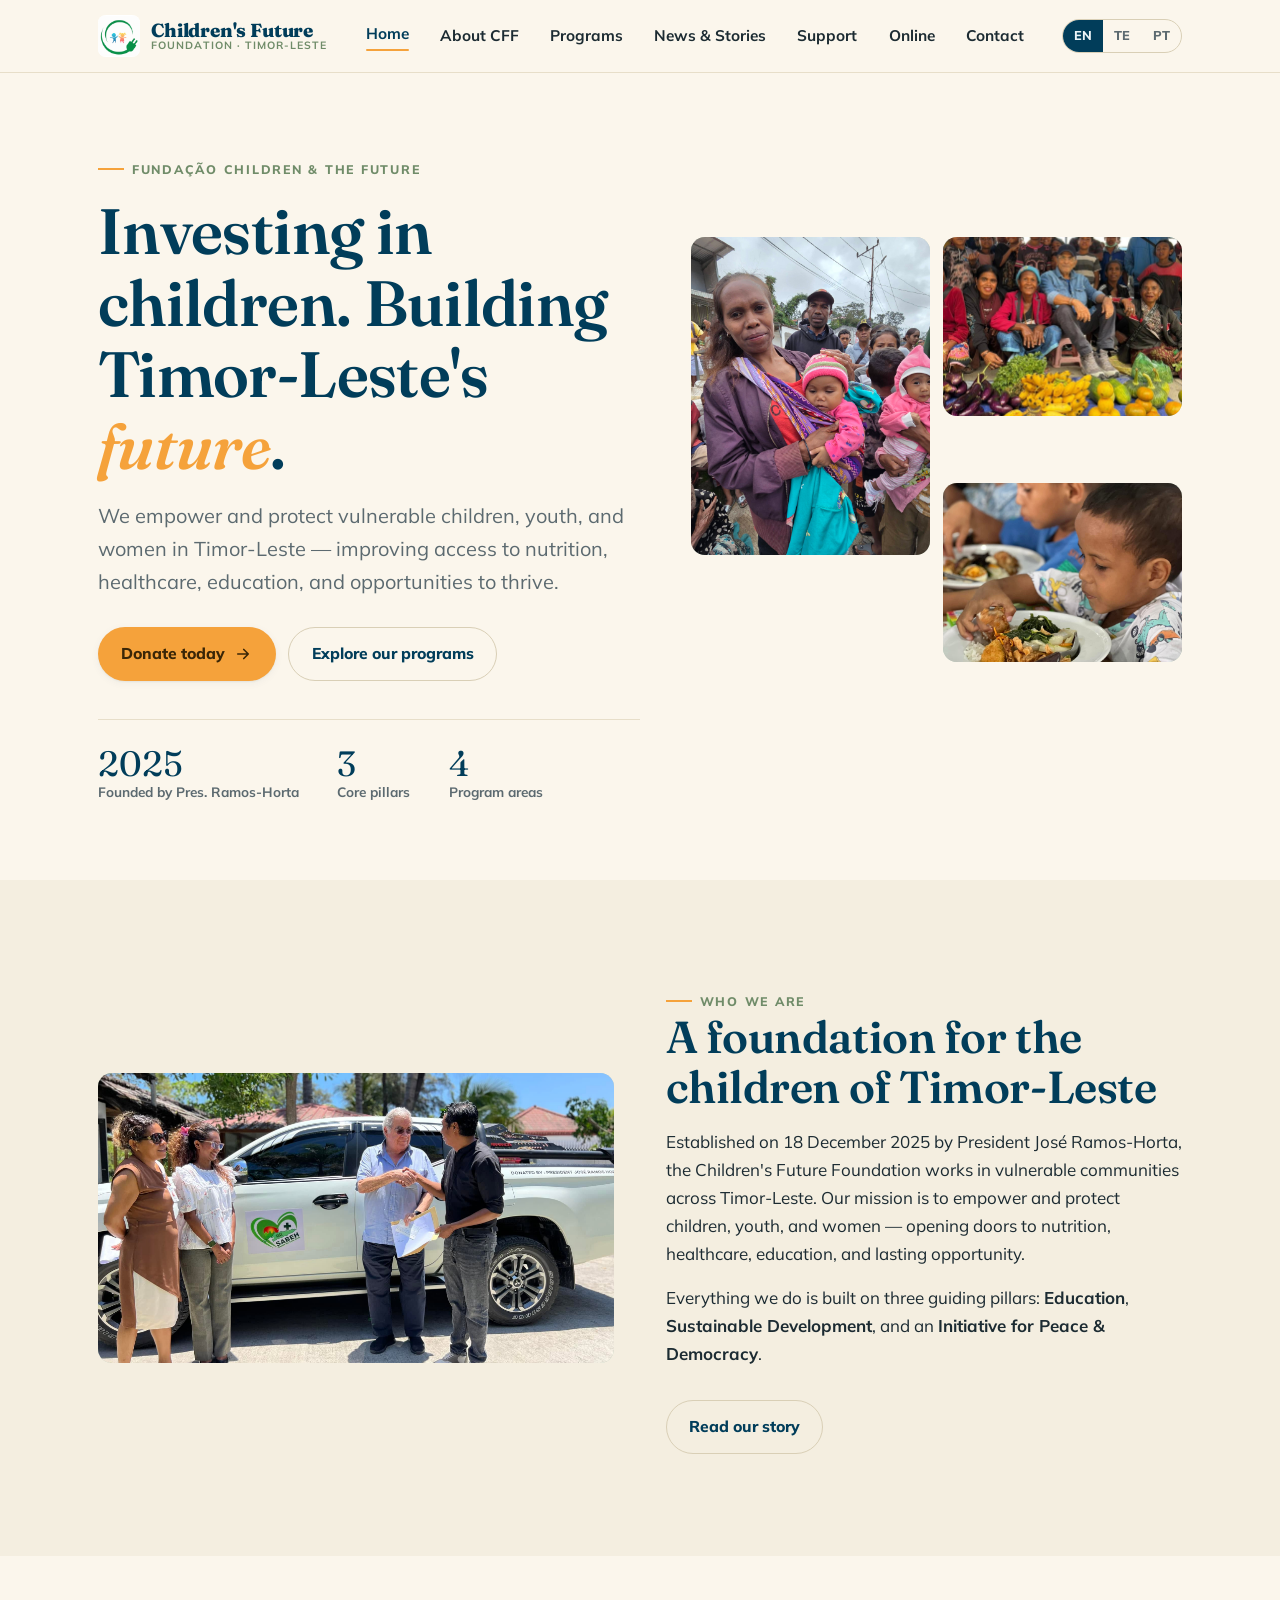
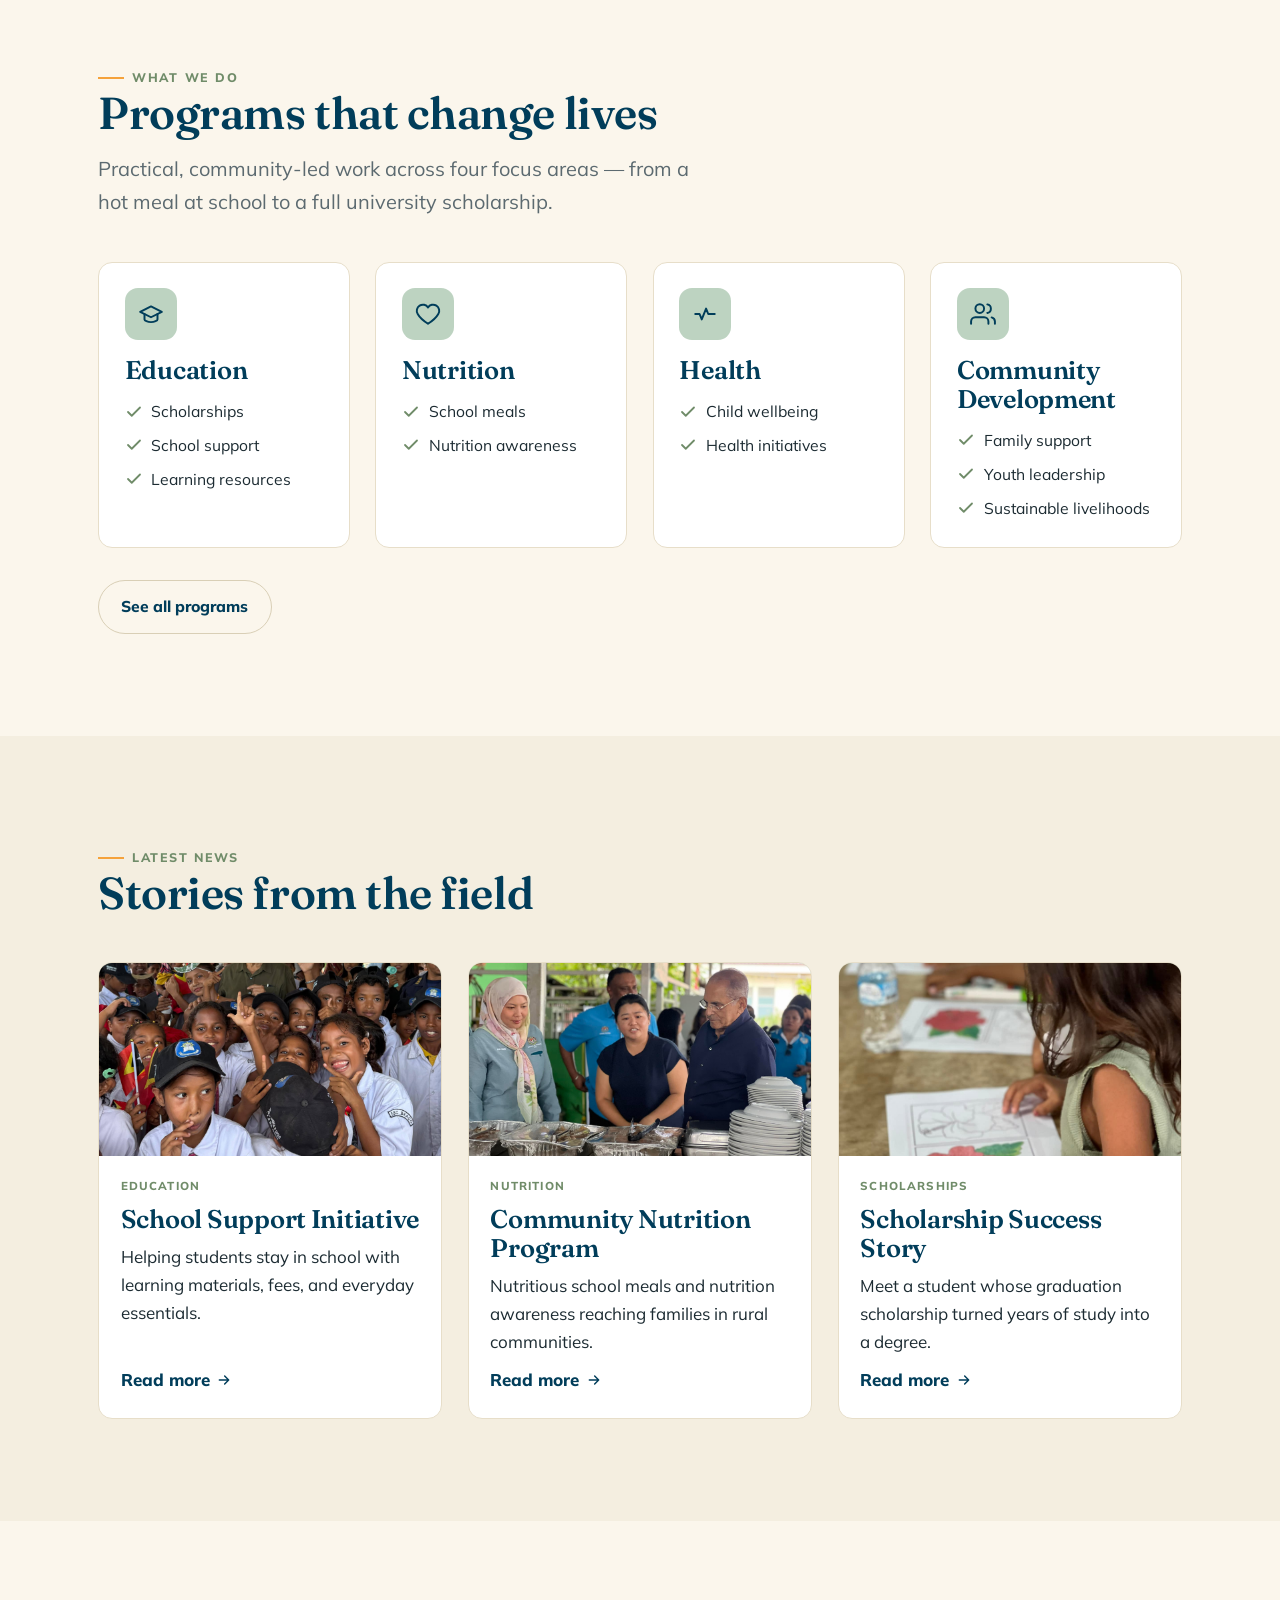
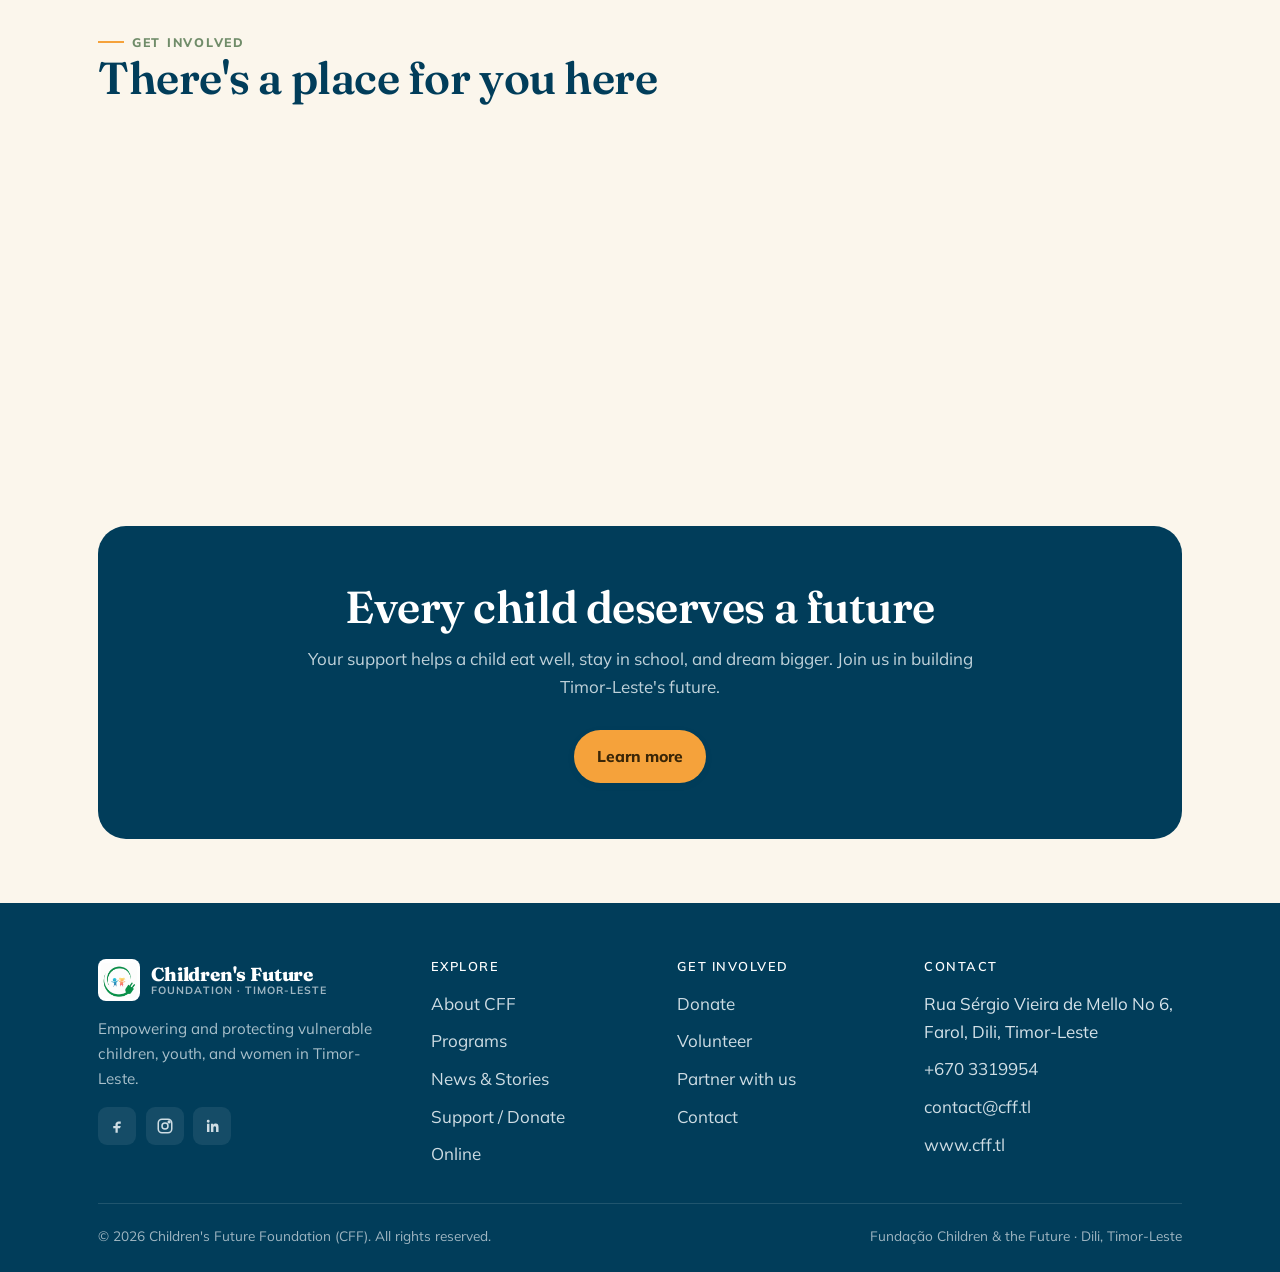
<file: index.html>
<!DOCTYPE html>
<html lang="en">
<head>
  <meta charset="UTF-8" />
  <meta name="viewport" content="width=device-width, initial-scale=1.0" />
  <title>Children's Future Foundation — Investing in Children. Building Timor-Leste's Future</title>
  <meta name="description" content="The Children's Future Foundation (CFF) empowers and protects vulnerable children, youth, and women in Timor-Leste through education, nutrition, health, and community development." />
  <link rel="preconnect" href="https://fonts.googleapis.com" />
  <link rel="preconnect" href="https://fonts.gstatic.com" crossorigin />
  <link href="https://fonts.googleapis.com/css2?family=Fraunces:ital,opsz,wght@0,9..144,400..700;1,9..144,400..600&family=Mulish:wght@400;500;700;800&display=swap" rel="stylesheet" />
  <link rel="stylesheet" href="assets/css/styles.css" />
  <link rel="icon" type="image/jpeg" href="assets/img/Logo.jpeg" />
</head>
<body class="page">
  <a class="skip-link" href="#main"><span data-lang-en>Skip to content</span><span data-lang-tt>Salta ba konteúdu</span><span data-lang-pt>Saltar para o conteúdo</span></a>

  <!-- ===== Header ===== -->
  <header class="site-header">
    <div class="wrap">
      <nav class="nav" data-open="false" aria-label="Primary">
        <a class="brand" href="index.html" aria-label="Children's Future Foundation — home">
          <img class="brand__mark" src="assets/img/Logo.jpeg" alt="Children's Future Foundation logo" width="42" height="42" />
          <span class="brand__name">Children's Future<small><span data-lang-en>Foundation · Timor-Leste</span><span data-lang-tt>Fundasaun · Timor-Leste</span><span data-lang-pt>Fundação · Timor-Leste</span></small></span>
        </a>

        <ul class="nav__links">
          <li><a href="index.html" aria-current="page"><span data-lang-en>Home</span><span data-lang-tt>Inísiu</span><span data-lang-pt>Início</span></a></li>
          <li><a href="about.html"><span data-lang-en>About CFF</span><span data-lang-tt>Kona-ba CFF</span><span data-lang-pt>Sobre a CFF</span></a></li>
          <li><a href="programs.html"><span data-lang-en>Programs</span><span data-lang-tt>Programa</span><span data-lang-pt>Programas</span></a></li>
          <li><a href="news.html"><span data-lang-en>News &amp; Stories</span><span data-lang-tt>Notísia &amp; Istória</span><span data-lang-pt>Notícias &amp; Histórias</span></a></li>
          <li><a href="donate.html"><span data-lang-en>Support</span><span data-lang-tt>Apoiu</span><span data-lang-pt>Apoiar</span></a></li>
          <li><a href="online.html"><span data-lang-en>Online</span><span data-lang-tt>Online</span><span data-lang-pt>Online</span></a></li>
          <li><a href="contact.html"><span data-lang-en>Contact</span><span data-lang-tt>Kontaktu</span><span data-lang-pt>Contacto</span></a></li>
          <!-- <li><span href="#" class="label-status">✅ Online</span></li> -->
        </ul>

        <div class="nav__actions">
          <div class="lang" role="group" aria-label="Language / Lian">
            <button type="button" data-lang-btn="en" aria-pressed="true">EN</button>
            <button type="button" data-lang-btn="tet" aria-pressed="false">TE</button>
            <button type="button" data-lang-btn="pt" aria-pressed="false">PT</button>
          </div>
          <button class="nav__toggle" aria-label="Toggle menu" aria-expanded="false" aria-controls="primary-menu">
            <svg viewBox="0 0 24 24" fill="none" stroke="currentColor" stroke-width="2.2" stroke-linecap="round"><path d="M3 6h18M3 12h18M3 18h18"/></svg>
          </button>
        </div>
      </nav>
    </div>
  </header>

  <main id="main">
    <!-- ===== Hero ===== -->
    <section class="hero">
      <div class="wrap hero__grid">
        <div class="hero__copy">
          <span class="eyebrow">Fundação Children &amp; the Future</span>
          <h1>
            <span data-lang-en>Investing in children. Building Timor-Leste's <em>future</em>.</span>
            <span data-lang-tt>Investe iha labarik. Harii Timor-Leste nia <em>futuru</em>.</span>
            <span data-lang-pt>A investir nas crianças. A construir o <em>futuro</em> de Timor-Leste.</span>
          </h1>
          <p class="lede">
            <span data-lang-en>We empower and protect vulnerable children, youth, and women in Timor-Leste — improving access to nutrition, healthcare, education, and opportunities to thrive.</span>
            <span data-lang-tt>Ami fó kbiit no proteje labarik, joven, no feto vulneravel sira iha Timor-Leste — hadi'a asesu ba nutrisaun, saúde, edukasaun, no oportunidade atu moris di'ak.</span>
            <span data-lang-pt>Capacitamos e protegemos crianças, jovens e mulheres vulneráveis em Timor-Leste — melhorando o acesso à nutrição, à saúde, à educação e a oportunidades para prosperar.</span>
          </p>
          <div class="hero__cta">
            <a class="btn btn--primary" href="donate.html">
              <span data-lang-en>Donate today</span><span data-lang-tt>Doa ohin</span><span data-lang-pt>Doar hoje</span>
              <svg class="ic" viewBox="0 0 24 24" fill="none" stroke="currentColor" stroke-width="2.2" stroke-linecap="round" stroke-linejoin="round"><path d="M5 12h14M13 6l6 6-6 6"/></svg>
            </a>
            <a class="btn btn--ghost" href="programs.html"><span data-lang-en>Explore our programs</span><span data-lang-tt>Haree ami-nia programa</span><span data-lang-pt>Explorar os nossos programas</span></a>
          </div>

          <div class="hero__stats">
            <div class="stat"><div class="stat__num">2025</div><div class="stat__label"><span data-lang-en>Founded by Pres. Ramos-Horta</span><span data-lang-tt>Harii husi Prez. Ramos-Horta</span><span data-lang-pt>Fundada pelo Pres. Ramos-Horta</span></div></div>
            <div class="stat"><div class="stat__num">3</div><div class="stat__label"><span data-lang-en>Core pillars</span><span data-lang-tt>Pilár prinsipál</span><span data-lang-pt>Pilares principais</span></div></div>
            <div class="stat"><div class="stat__num">4</div><div class="stat__label"><span data-lang-en>Program areas</span><span data-lang-tt>Área programa</span><span data-lang-pt>Áreas de programa</span></div></div>
          </div>
        </div>

        <div class="hero__media" aria-hidden="true">
          <div class="ph ph--tall" data-label="Mother &amp; children, community visit">
            <img src="assets/img/PHOTOS/CFF%20(12).jpg" alt="A mother holds her baby at a CFF community visit in Timor-Leste" />
          </div>
          <div class="ph" data-label="Local market produce">
            <img src="assets/img/PHOTOS/CFF%20(8).jpg" alt="Local families with fresh produce at a community market" />
          </div>
          <div class="ph" data-label="Children at a school feeding day">
            <img src="assets/img/PHOTOS/CFF%2023.jpg" alt="Children enjoying a nutritious meal on a school feeding day" />
          </div>
        </div>
      </div>
    </section>

    <!-- ===== Who we are ===== -->
    <section class="section section--cream" aria-labelledby="who-h">
      <div class="wrap split">
        <div class="reveal">
          <div class="ph ph--wide" data-label="CFF team in the field, Timor-Leste">
            <img src="assets/img/PHOTOS/CFF%20(2).jpg" alt="CFF team handing over support in the community" loading="lazy" />
          </div>
        </div>
        <div class="reveal">
          <span class="eyebrow"><span data-lang-en>Who we are</span><span data-lang-tt>Sé mak ami</span><span data-lang-pt>Quem somos</span></span>
          <h2 id="who-h"><span data-lang-en>A foundation for the children of Timor-Leste</span><span data-lang-tt>Fundasaun ida ba labarik Timor-Leste</span><span data-lang-pt>Uma fundação para as crianças de Timor-Leste</span></h2>
          <p class="mt-1">
            <span data-lang-en>Established on 18 December 2025 by President José Ramos-Horta, the Children's Future Foundation works in vulnerable communities across Timor-Leste. Our mission is to empower and protect children, youth, and women — opening doors to nutrition, healthcare, education, and lasting opportunity.</span>
            <span data-lang-tt>Estabelese iha loron 18 Dezembru 2025 husi Prezidente José Ramos-Horta, Children's Future Foundation servisu iha komunidade vulneravel sira iha Timor-Leste tomak. Ami-nia misaun mak atu fó kbiit no proteje labarik, joven, no feto — loke dalan ba nutrisaun, saúde, edukasaun, no oportunidade ne'ebé hela nafatin.</span>
            <span data-lang-pt>Estabelecida a 18 de dezembro de 2025 pelo Presidente José Ramos-Horta, a Children's Future Foundation trabalha em comunidades vulneráveis por todo Timor-Leste. A nossa missão é capacitar e proteger crianças, jovens e mulheres — abrindo portas à nutrição, à saúde, à educação e a oportunidades duradouras.</span>
          </p>
          <p class="mt-1">
            <span data-lang-en>Everything we do is built on three guiding pillars: <strong>Education</strong>, <strong>Sustainable Development</strong>, and an <strong>Initiative for Peace &amp; Democracy</strong>.</span>
            <span data-lang-tt>Buat hotu ne'ebé ami halo harii ba pilár prinsipál tolu: <strong>Edukasaun</strong>, <strong>Dezenvolvimentu Sustentavel</strong>, no <strong>Inisiativa ba Dame &amp; Demokrasia</strong>.</span>
            <span data-lang-pt>Tudo o que fazemos assenta em três pilares orientadores: <strong>Educação</strong>, <strong>Desenvolvimento Sustentável</strong> e uma <strong>Iniciativa para a Paz &amp; Democracia</strong>.</span>
          </p>
          <a class="btn btn--ghost mt-2" href="about.html"><span data-lang-en>Read our story</span><span data-lang-tt>Lee ami-nia istória</span><span data-lang-pt>Ler a nossa história</span></a>
        </div>
      </div>
    </section>

    <!-- ===== Programs preview ===== -->
    <section class="section" aria-labelledby="prog-h">
      <div class="wrap">
        <div class="section-head">
          <span class="eyebrow"><span data-lang-en>What we do</span><span data-lang-tt>Saida mak ami halo</span><span data-lang-pt>O que fazemos</span></span>
          <h2 id="prog-h"><span data-lang-en>Programs that change lives</span><span data-lang-tt>Programa ne'ebé muda moris</span><span data-lang-pt>Programas que mudam vidas</span></h2>
          <p class="lede">
            <span data-lang-en>Practical, community-led work across four focus areas — from a hot meal at school to a full university scholarship.</span>
            <span data-lang-tt>Servisu prátiku, lidera husi komunidade, iha área foku haat — husi etu manas iha eskola to'o bolsa estudu universidade tomak.</span>
            <span data-lang-pt>Trabalho prático, liderado pela comunidade, em quatro áreas de foco — desde uma refeição quente na escola até uma bolsa de estudo universitária completa.</span>
          </p>
        </div>

        <div class="grid cols-4">
          <article class="pcard reveal">
            <div class="pcard__icon"><svg viewBox="0 0 24 24" fill="none" stroke="currentColor" stroke-width="1.8" stroke-linecap="round" stroke-linejoin="round"><path d="M22 10 12 5 2 10l10 5 10-5Z"/><path d="M6 12v5c0 1 2.7 2.5 6 2.5s6-1.5 6-2.5v-5"/></svg></div>
            <h3><span data-lang-en>Education</span><span data-lang-tt>Edukasaun</span><span data-lang-pt>Educação</span></h3>
            <ul>
              <li><svg viewBox="0 0 24 24" fill="none" stroke="currentColor" stroke-width="2.4" stroke-linecap="round" stroke-linejoin="round"><path d="M20 6 9 17l-5-5"/></svg><span data-lang-en>Scholarships</span><span data-lang-tt>Bolsa estudu</span><span data-lang-pt>Bolsas de estudo</span></li>
              <li><svg viewBox="0 0 24 24" fill="none" stroke="currentColor" stroke-width="2.4" stroke-linecap="round" stroke-linejoin="round"><path d="M20 6 9 17l-5-5"/></svg><span data-lang-en>School support</span><span data-lang-tt>Apoiu eskolar</span><span data-lang-pt>Apoio escolar</span></li>
              <li><svg viewBox="0 0 24 24" fill="none" stroke="currentColor" stroke-width="2.4" stroke-linecap="round" stroke-linejoin="round"><path d="M20 6 9 17l-5-5"/></svg><span data-lang-en>Learning resources</span><span data-lang-tt>Rekursu aprendizajen</span><span data-lang-pt>Recursos de aprendizagem</span></li>
            </ul>
          </article>

          <article class="pcard reveal">
            <div class="pcard__icon"><svg viewBox="0 0 24 24" fill="none" stroke="currentColor" stroke-width="1.8" stroke-linecap="round" stroke-linejoin="round"><path d="M12 21s-7-4.5-9.5-9A5 5 0 0 1 12 6a5 5 0 0 1 9.5 6c-2.5 4.5-9.5 9-9.5 9Z"/></svg></div>
            <h3><span data-lang-en>Nutrition</span><span data-lang-tt>Nutrisaun</span><span data-lang-pt>Nutrição</span></h3>
            <ul>
              <li><svg viewBox="0 0 24 24" fill="none" stroke="currentColor" stroke-width="2.4" stroke-linecap="round" stroke-linejoin="round"><path d="M20 6 9 17l-5-5"/></svg><span data-lang-en>School meals</span><span data-lang-tt>Etu eskola</span><span data-lang-pt>Refeições escolares</span></li>
              <li><svg viewBox="0 0 24 24" fill="none" stroke="currentColor" stroke-width="2.4" stroke-linecap="round" stroke-linejoin="round"><path d="M20 6 9 17l-5-5"/></svg><span data-lang-en>Nutrition awareness</span><span data-lang-tt>Konsiénsia nutrisaun</span><span data-lang-pt>Sensibilização nutricional</span></li>
            </ul>
          </article>

          <article class="pcard reveal">
            <div class="pcard__icon"><svg viewBox="0 0 24 24" fill="none" stroke="currentColor" stroke-width="1.8" stroke-linecap="round" stroke-linejoin="round"><path d="M3 12h4l2 5 4-10 2 5h6"/></svg></div>
            <h3><span data-lang-en>Health</span><span data-lang-tt>Saúde</span><span data-lang-pt>Saúde</span></h3>
            <ul>
              <li><svg viewBox="0 0 24 24" fill="none" stroke="currentColor" stroke-width="2.4" stroke-linecap="round" stroke-linejoin="round"><path d="M20 6 9 17l-5-5"/></svg><span data-lang-en>Child wellbeing</span><span data-lang-tt>Bem-estar labarik</span><span data-lang-pt>Bem-estar infantil</span></li>
              <li><svg viewBox="0 0 24 24" fill="none" stroke="currentColor" stroke-width="2.4" stroke-linecap="round" stroke-linejoin="round"><path d="M20 6 9 17l-5-5"/></svg><span data-lang-en>Health initiatives</span><span data-lang-tt>Inisiativa saúde</span><span data-lang-pt>Iniciativas de saúde</span></li>
            </ul>
          </article>

          <article class="pcard reveal">
            <div class="pcard__icon"><svg viewBox="0 0 24 24" fill="none" stroke="currentColor" stroke-width="1.8" stroke-linecap="round" stroke-linejoin="round"><path d="M17 21v-2a4 4 0 0 0-4-4H5a4 4 0 0 0-4 4v2"/><circle cx="9" cy="7" r="4"/><path d="M23 21v-2a4 4 0 0 0-3-3.87M16 3.13A4 4 0 0 1 16 11"/></svg></div>
            <h3><span data-lang-en>Community Development</span><span data-lang-tt>Dezenvolvimentu Komunidade</span><span data-lang-pt>Desenvolvimento Comunitário</span></h3>
            <ul>
              <li><svg viewBox="0 0 24 24" fill="none" stroke="currentColor" stroke-width="2.4" stroke-linecap="round" stroke-linejoin="round"><path d="M20 6 9 17l-5-5"/></svg><span data-lang-en>Family support</span><span data-lang-tt>Apoiu família</span><span data-lang-pt>Apoio às famílias</span></li>
              <li><svg viewBox="0 0 24 24" fill="none" stroke="currentColor" stroke-width="2.4" stroke-linecap="round" stroke-linejoin="round"><path d="M20 6 9 17l-5-5"/></svg><span data-lang-en>Youth leadership</span><span data-lang-tt>Lideransa joven</span><span data-lang-pt>Liderança jovem</span></li>
              <li><svg viewBox="0 0 24 24" fill="none" stroke="currentColor" stroke-width="2.4" stroke-linecap="round" stroke-linejoin="round"><path d="M20 6 9 17l-5-5"/></svg><span data-lang-en>Sustainable livelihoods</span><span data-lang-tt>Moris-di'ak sustentavel</span><span data-lang-pt>Meios de subsistência sustentáveis</span></li>
            </ul>
          </article>
        </div>
        <a class="btn btn--ghost mt-2" href="programs.html"><span data-lang-en>See all programs</span><span data-lang-tt>Haree programa hotu</span><span data-lang-pt>Ver todos os programas</span></a>
      </div>
    </section>

    <!-- ===== Latest news ===== -->
    <section class="section section--cream" aria-labelledby="news-h">
      <div class="wrap">
        <div class="section-head">
          <span class="eyebrow"><span data-lang-en>Latest news</span><span data-lang-tt>Notísia foun</span><span data-lang-pt>Últimas notícias</span></span>
          <h2 id="news-h"><span data-lang-en>Stories from the field</span><span data-lang-tt>Istória husi terenu</span><span data-lang-pt>Histórias do terreno</span></h2>
        </div>
        <div class="grid cols-3">
          <article class="card reveal">
            <div class="ph ph--wide" data-label="School support photo">
              <img src="assets/img/PHOTOS/CFF%20(5).jpg" alt="Schoolchildren in uniform welcoming CFF with Timor-Leste flags" loading="lazy" />
            </div>
            <div class="card__body">
              <span class="card__tag"><span data-lang-en>Education</span><span data-lang-tt>Edukasaun</span><span data-lang-pt>Educação</span></span>
              <h3><span data-lang-en>School Support Initiative</span><span data-lang-tt>Inisiativa Apoiu Eskolar</span><span data-lang-pt>Iniciativa de Apoio Escolar</span></h3>
              <p><span data-lang-en>Helping students stay in school with learning materials, fees, and everyday essentials.</span><span data-lang-tt>Ajuda estudante sira kontinua eskola ho material aprendizajen, propina, no nesesidade loroloron.</span><span data-lang-pt>A ajudar os alunos a permanecer na escola com materiais de aprendizagem, propinas e bens essenciais do dia a dia.</span></p>
              <a class="card__link" href="news.html"><span data-lang-en>Read more</span><span data-lang-tt>Lee tan</span><span data-lang-pt>Ler mais</span>
                <svg class="ic" viewBox="0 0 24 24" fill="none" stroke="currentColor" stroke-width="2.2" stroke-linecap="round" stroke-linejoin="round"><path d="M5 12h14M13 6l6 6-6 6"/></svg>
              </a>
            </div>
          </article>
          <article class="card reveal">
            <div class="ph ph--wide" data-label="Community meal photo">
              <img src="assets/img/PHOTOS/CFF%2024.jpg" alt="CFF staff serving meals at a community feeding program" loading="lazy" />
            </div>
            <div class="card__body">
              <span class="card__tag"><span data-lang-en>Nutrition</span><span data-lang-tt>Nutrisaun</span><span data-lang-pt>Nutrição</span></span>
              <h3><span data-lang-en>Community Nutrition Program</span><span data-lang-tt>Programa Nutrisaun Komunidade</span><span data-lang-pt>Programa de Nutrição Comunitária</span></h3>
              <p><span data-lang-en>Nutritious school meals and nutrition awareness reaching families in rural communities.</span><span data-lang-tt>Etu eskola nutritivu no konsiénsia nutrisaun ne'ebé to'o ba família iha komunidade rurál.</span><span data-lang-pt>Refeições escolares nutritivas e sensibilização nutricional que chegam às famílias em comunidades rurais.</span></p>
              <a class="card__link" href="news.html"><span data-lang-en>Read more</span><span data-lang-tt>Lee tan</span><span data-lang-pt>Ler mais</span>
                <svg class="ic" viewBox="0 0 24 24" fill="none" stroke="currentColor" stroke-width="2.2" stroke-linecap="round" stroke-linejoin="round"><path d="M5 12h14M13 6l6 6-6 6"/></svg>
              </a>
            </div>
          </article>
          <article class="card reveal">
            <div class="ph ph--wide" data-label="Scholarship student photo">
              <img src="assets/img/PHOTOS/CFF%2026.jpg" alt="A child colouring during a CFF learning activity" loading="lazy" />
            </div>
            <div class="card__body">
              <span class="card__tag"><span data-lang-en>Scholarships</span><span data-lang-tt>Bolsa estudu</span><span data-lang-pt>Bolsas de estudo</span></span>
              <h3><span data-lang-en>Scholarship Success Story</span><span data-lang-tt>Istória Susesu Bolsa Estudu</span><span data-lang-pt>História de Sucesso de Bolsa de Estudo</span></h3>
              <p><span data-lang-en>Meet a student whose graduation scholarship turned years of study into a degree.</span><span data-lang-tt>Hasoru estudante ida ne'ebé nia bolsa graduasaun muda tinan barak estudu ba grau ida.</span><span data-lang-pt>Conheça um aluno cuja bolsa de graduação transformou anos de estudo num diploma.</span></p>
              <a class="card__link" href="news.html"><span data-lang-en>Read more</span><span data-lang-tt>Lee tan</span><span data-lang-pt>Ler mais</span>
                <svg class="ic" viewBox="0 0 24 24" fill="none" stroke="currentColor" stroke-width="2.2" stroke-linecap="round" stroke-linejoin="round"><path d="M5 12h14M13 6l6 6-6 6"/></svg>
              </a>
            </div>
          </article>
        </div>
      </div>
    </section>

    <!-- ===== Get involved ===== -->
    <section class="section" aria-labelledby="get-h">
      <div class="wrap">
        <div class="section-head">
          <span class="eyebrow"><span data-lang-en>Get involved</span><span data-lang-tt>Partisipa</span><span data-lang-pt>Participar</span></span>
          <h2 id="get-h"><span data-lang-en>There's a place for you here</span><span data-lang-tt>Iha fatin ba ita iha ne'e</span><span data-lang-pt>Há um lugar para si aqui</span></h2>
        </div>
        <div class="grid cols-3">
          <a class="action action--donate reveal" href="donate.html">
            <h3><span data-lang-en>Donate</span><span data-lang-tt>Doa</span><span data-lang-pt>Doar</span></h3>
            <p><span data-lang-en>Fund meals, scholarships, and healthcare for children who need it most.</span><span data-lang-tt>Finansia etu, bolsa estudu, no saúde ba labarik sira ne'ebé presiza liu.</span><span data-lang-pt>Financie refeições, bolsas de estudo e cuidados de saúde para as crianças que mais precisam.</span></p>
            <span class="action__go"><span data-lang-en>Give now</span><span data-lang-tt>Fó agora</span><span data-lang-pt>Doar agora</span>
              <svg class="ic" width="18" height="18" viewBox="0 0 24 24" fill="none" stroke="currentColor" stroke-width="2.2" stroke-linecap="round" stroke-linejoin="round"><path d="M5 12h14M13 6l6 6-6 6"/></svg>
            </span>
          </a>
          <a class="action action--volunteer reveal" href="volunteer.html">
            <h3><span data-lang-en>Volunteer</span><span data-lang-tt>Voluntáriu</span><span data-lang-pt>Voluntariado</span></h3>
            <p><span data-lang-en>Share your time and skills with our programs across Timor-Leste.</span><span data-lang-tt>Fahe ita-nia tempu no matenek ho ami-nia programa iha Timor-Leste tomak.</span><span data-lang-pt>Partilhe o seu tempo e as suas competências com os nossos programas por todo Timor-Leste.</span></p>
            <span class="action__go"><span data-lang-en>Join us</span><span data-lang-tt>Tama ho ami</span><span data-lang-pt>Junte-se a nós</span>
              <svg class="ic" width="18" height="18" viewBox="0 0 24 24" fill="none" stroke="currentColor" stroke-width="2.2" stroke-linecap="round" stroke-linejoin="round"><path d="M5 12h14M13 6l6 6-6 6"/></svg>
            </span>
          </a>
          <a class="action action--partner reveal" href="partner.html">
            <h3><span data-lang-en>Partner With Us</span><span data-lang-tt>Sai Parseiru ho Ami</span><span data-lang-pt>Seja Nosso Parceiro</span></h3>
            <p><span data-lang-en>Organisations and companies can multiply our impact together.</span><span data-lang-tt>Organizasaun no kompañia bele aumenta ami-nia impaktu hamutuk.</span><span data-lang-pt>Organizações e empresas podem multiplicar o nosso impacto em conjunto.</span></p>
            <span class="action__go"><span data-lang-en>Start a conversation</span><span data-lang-tt>Hahú konversa</span><span data-lang-pt>Iniciar uma conversa</span>
              <svg class="ic" width="18" height="18" viewBox="0 0 24 24" fill="none" stroke="currentColor" stroke-width="2.2" stroke-linecap="round" stroke-linejoin="round"><path d="M5 12h14M13 6l6 6-6 6"/></svg>
            </span>
          </a>
        </div>
      </div>
    </section>

    <!-- ===== CTA banner ===== -->
    <section class="section--tight">
      <div class="wrap">
        <div class="cta-banner reveal">
          <h2><span data-lang-en>Every child deserves a future</span><span data-lang-tt>Labarik hotu merese futuru ida</span><span data-lang-pt>Cada criança merece um futuro</span></h2>
          <p><span data-lang-en>Your support helps a child eat well, stay in school, and dream bigger. Join us in building Timor-Leste's future.</span><span data-lang-tt>Ita-nia apoiu ajuda labarik ida atu han di'ak, kontinua eskola, no mehi boot liu. Tama ho ami atu harii futuru Timor-Leste.</span><span data-lang-pt>O seu apoio ajuda uma criança a alimentar-se bem, a permanecer na escola e a sonhar mais alto. Junte-se a nós na construção do futuro de Timor-Leste.</span></p>
          <div class="hero__cta">
            <a class="btn btn--primary" href="about.html"><span data-lang-en>Learn more</span><span data-lang-tt>Aprende tan</span><span data-lang-pt>Saber mais</span></a>
          </div>
        </div>
      </div>
    </section>
  </main>

  <!-- ===== Footer ===== -->
  <footer class="site-footer">
    <div class="wrap">
      <div class="footer__grid">
        <div class="footer__brand">
          <a class="brand" href="index.html">
            <img class="brand__mark brand__mark--footer" src="assets/img/Logo.jpeg" alt="Children's Future Foundation logo" width="42" height="42" />
            <span class="brand__name">Children's Future<small style="color:#9fb6c2"><span data-lang-en>Foundation · Timor-Leste</span><span data-lang-tt>Fundasaun · Timor-Leste</span><span data-lang-pt>Fundação · Timor-Leste</span></small></span>
          </a>
          <p><span data-lang-en>Empowering and protecting vulnerable children, youth, and women in Timor-Leste.</span><span data-lang-tt>Fó kbiit no proteje labarik, joven, no feto vulneravel sira iha Timor-Leste.</span><span data-lang-pt>Capacitar e proteger crianças, jovens e mulheres vulneráveis em Timor-Leste.</span></p>
          <div class="social">
            <a href="https://www.facebook.com/share/1XjT3q9A2Z/?mibextid=wwXIfr" target="_blank" rel="noopener" aria-label="Facebook"><svg viewBox="0 0 24 24" fill="currentColor"><path d="M14 9h3V6h-3c-2.2 0-4 1.8-4 4v2H7v3h3v6h3v-6h3l1-3h-4v-2c0-.6.4-1 1-1Z"/></svg></a>
            <a href="#" aria-label="Instagram"><svg viewBox="0 0 24 24" fill="none" stroke="currentColor" stroke-width="2"><rect x="3" y="3" width="18" height="18" rx="5"/><circle cx="12" cy="12" r="4"/><circle cx="17.5" cy="6.5" r="1.2" fill="currentColor"/></svg></a>
            <a href="#" aria-label="LinkedIn"><svg viewBox="0 0 24 24" fill="currentColor"><path d="M6.94 7.5a1.94 1.94 0 1 1 0-3.88 1.94 1.94 0 0 1 0 3.88ZM5.3 9h3.3v11H5.3V9Zm5.2 0h3.16v1.5h.05c.44-.83 1.5-1.7 3.1-1.7 3.3 0 3.9 2.17 3.9 5V20h-3.3v-4.9c0-1.17 0-2.67-1.63-2.67-1.63 0-1.88 1.27-1.88 2.58V20h-3.3V9Z"/></svg></a>
          </div>
        </div>

        <div>
          <h4><span data-lang-en>Explore</span><span data-lang-tt>Esplora</span><span data-lang-pt>Explorar</span></h4>
          <ul class="footer__links">
            <li><a href="about.html"><span data-lang-en>About CFF</span><span data-lang-tt>Kona-ba CFF</span><span data-lang-pt>Sobre a CFF</span></a></li>
            <li><a href="programs.html"><span data-lang-en>Programs</span><span data-lang-tt>Programa</span><span data-lang-pt>Programas</span></a></li>
            <li><a href="news.html"><span data-lang-en>News &amp; Stories</span><span data-lang-tt>Notísia &amp; Istória</span><span data-lang-pt>Notícias &amp; Histórias</span></a></li>
            <li><a href="donate.html"><span data-lang-en>Support / Donate</span><span data-lang-tt>Apoiu / Doasaun</span><span data-lang-pt>Apoiar / Doar</span></a></li>
            <li><a href="online.html"><span data-lang-en>Online</span><span data-lang-tt>Online</span><span data-lang-pt>Online</span></a></li>
          </ul>
        </div>

        <div>
          <h4><span data-lang-en>Get involved</span><span data-lang-tt>Partisipa</span><span data-lang-pt>Participar</span></h4>
          <ul class="footer__links">
            <li><a href="donate.html"><span data-lang-en>Donate</span><span data-lang-tt>Doa</span><span data-lang-pt>Doar</span></a></li>
            <li><a href="volunteer.html"><span data-lang-en>Volunteer</span><span data-lang-tt>Voluntáriu</span><span data-lang-pt>Voluntariado</span></a></li>
            <li><a href="partner.html"><span data-lang-en>Partner with us</span><span data-lang-tt>Sai parseiru ho ami</span><span data-lang-pt>Seja nosso parceiro</span></a></li>
            <li><a href="contact.html"><span data-lang-en>Contact</span><span data-lang-tt>Kontaktu</span><span data-lang-pt>Contacto</span></a></li>
          </ul>
        </div>

        <div>
          <h4><span data-lang-en>Contact</span><span data-lang-tt>Kontaktu</span><span data-lang-pt>Contacto</span></h4>
          <ul class="footer__links">
            <li>Rua Sérgio Vieira de Mello No 6,<br>Farol, Dili, Timor-Leste</li>
            <li><a href="tel:+6703319954">+670 3319954</a></li>
            <li><a href="mailto:contact@cff.tl">contact@cff.tl</a></li>
            <li><a href="https://www.cff.tl">www.cff.tl</a></li>
          </ul>
        </div>
      </div>

      <div class="footer__bottom">
        <span>© <span data-year>2026</span> Children's Future Foundation (CFF). <span data-lang-en>All rights reserved.</span><span data-lang-tt>Direitu hotu rezervadu.</span><span data-lang-pt>Todos os direitos reservados.</span></span>
        <span>Fundação Children &amp; the Future · Dili, Timor-Leste</span>
      </div>
    </div>
  </footer>

  <script src="assets/js/main.js"></script>
</body>
</html>
</file>
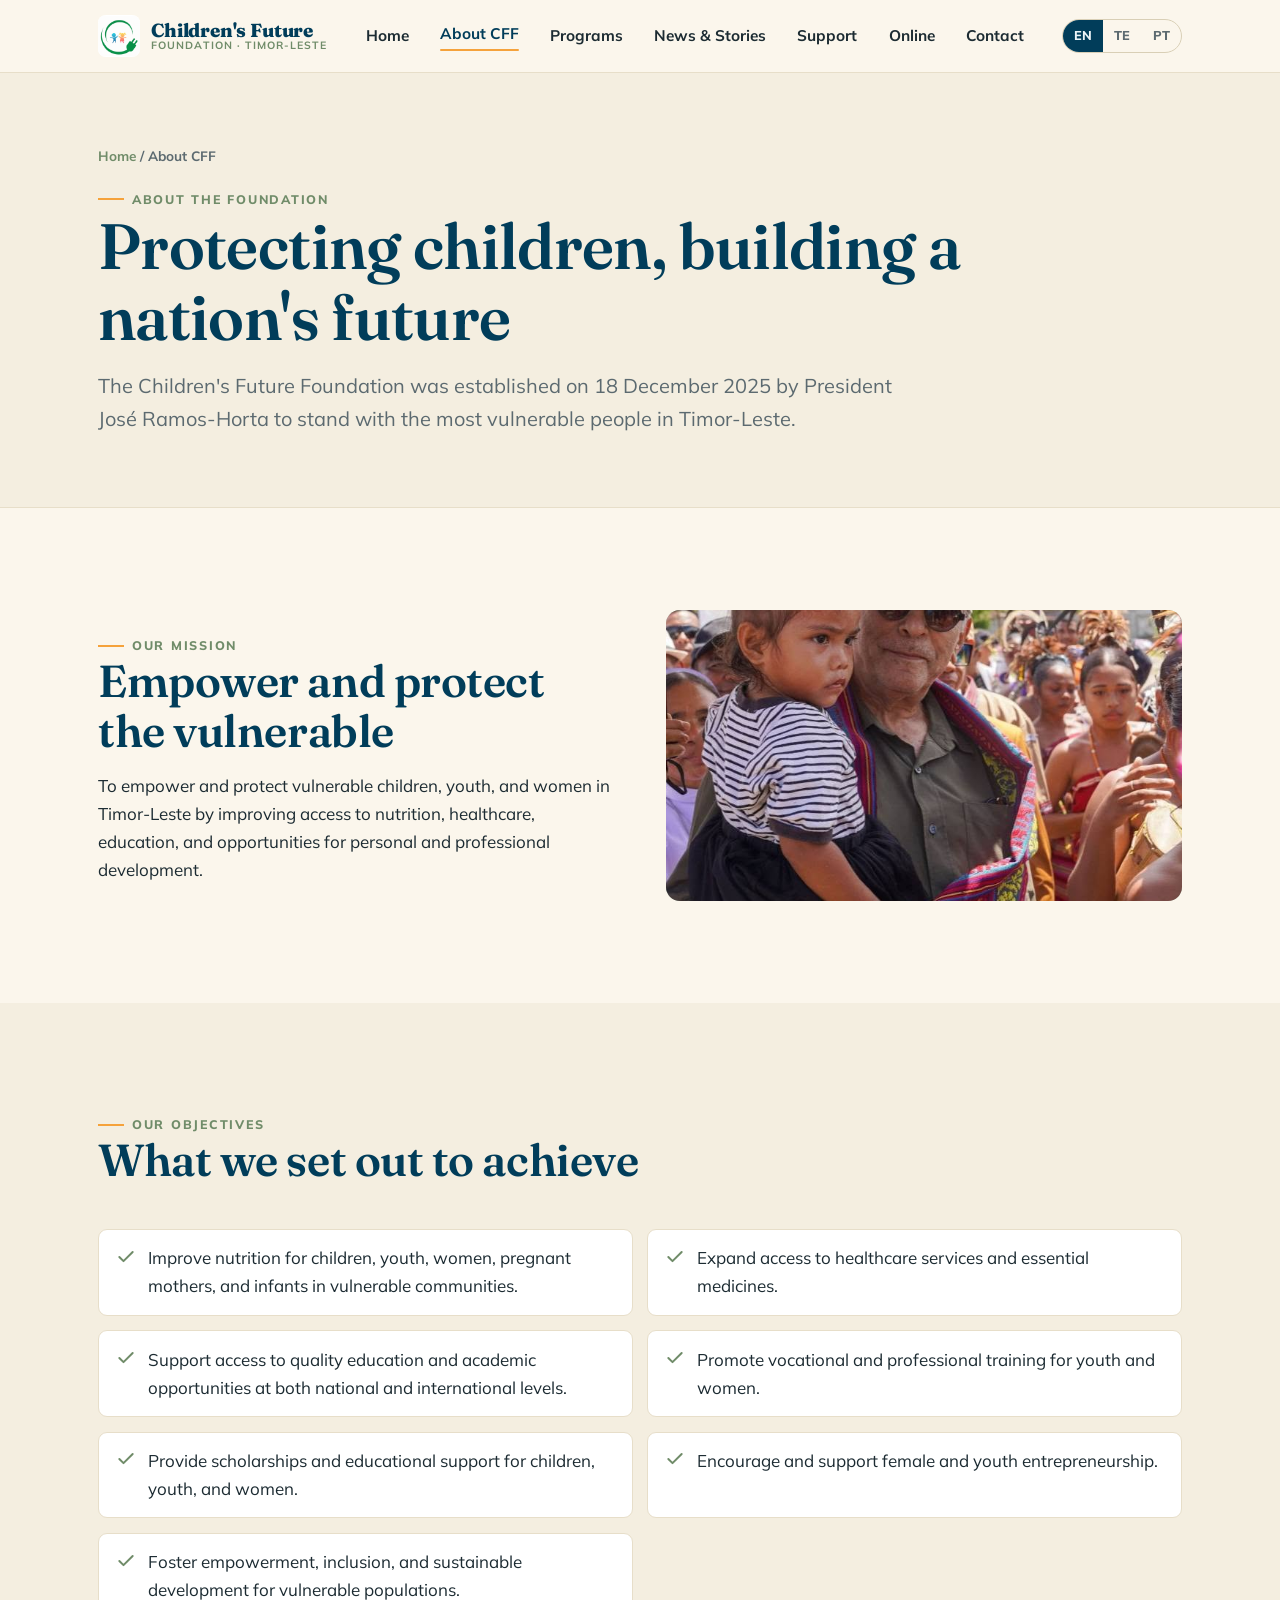
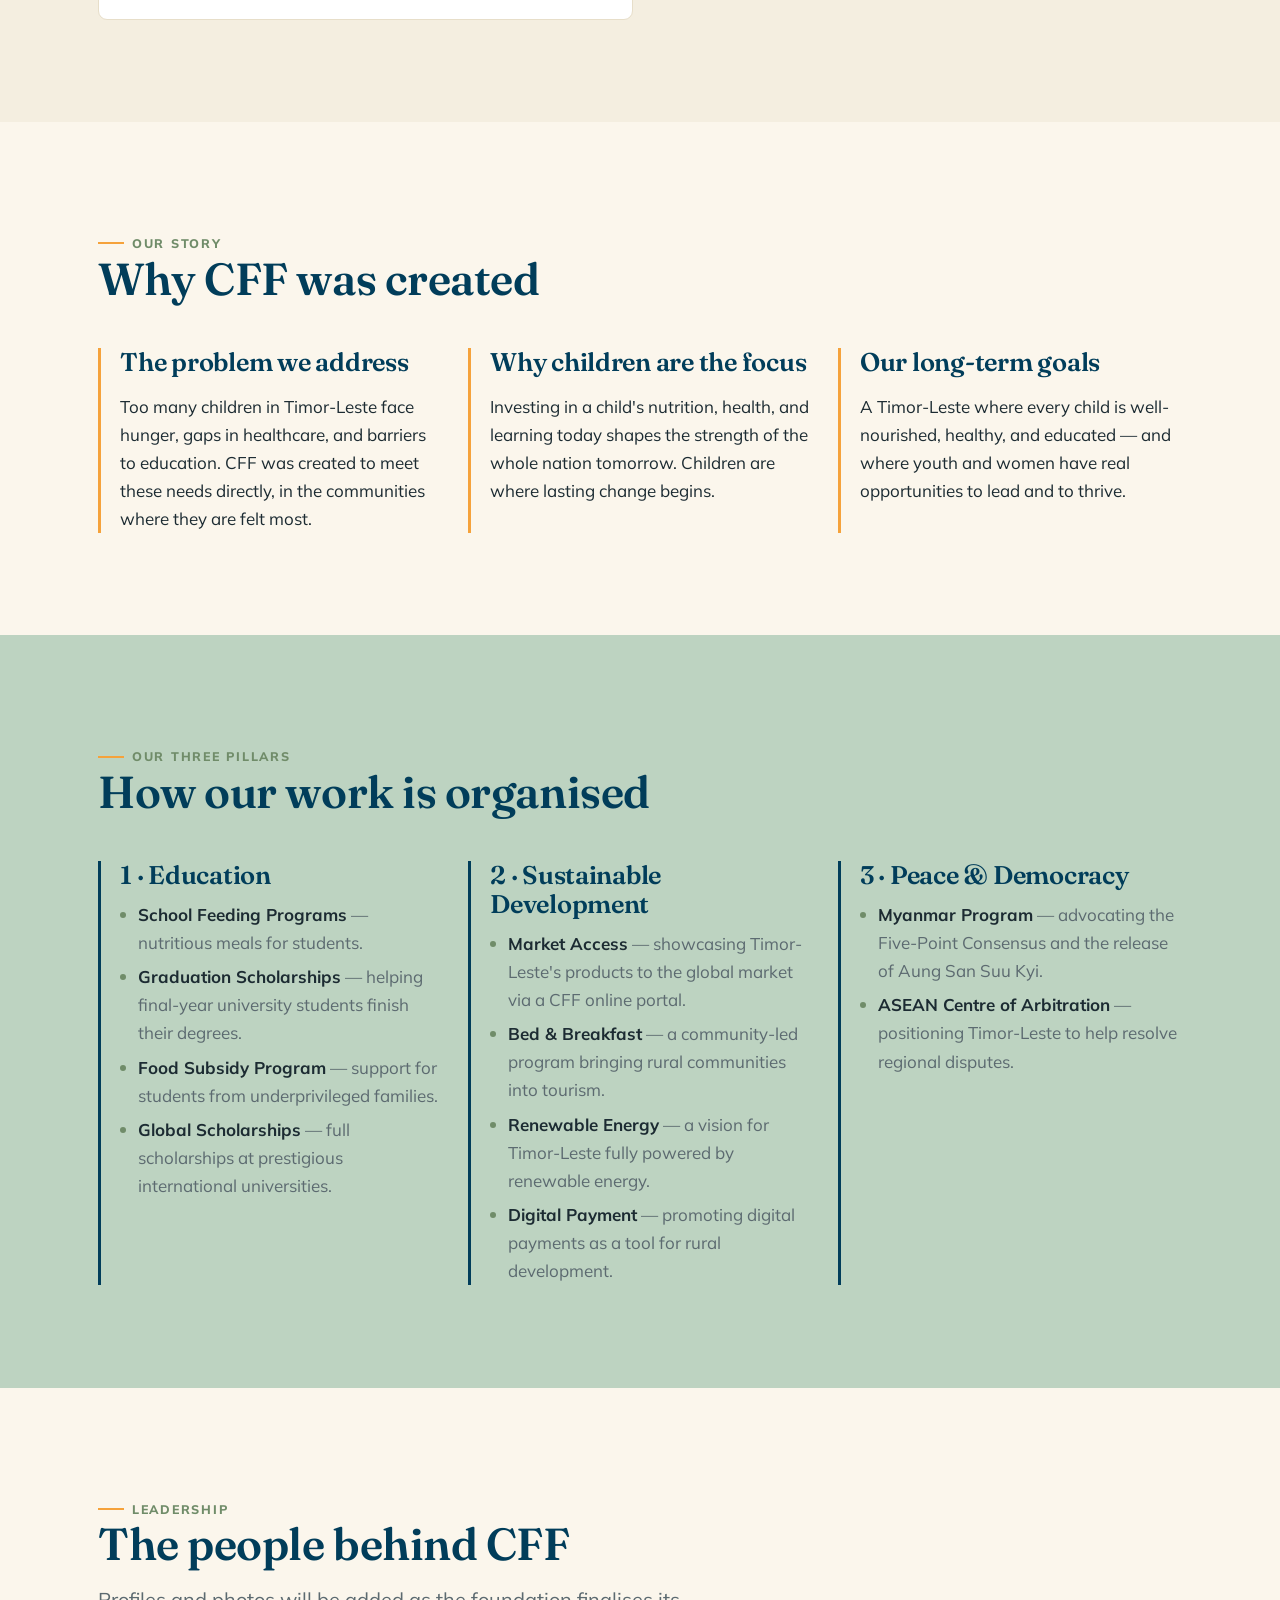
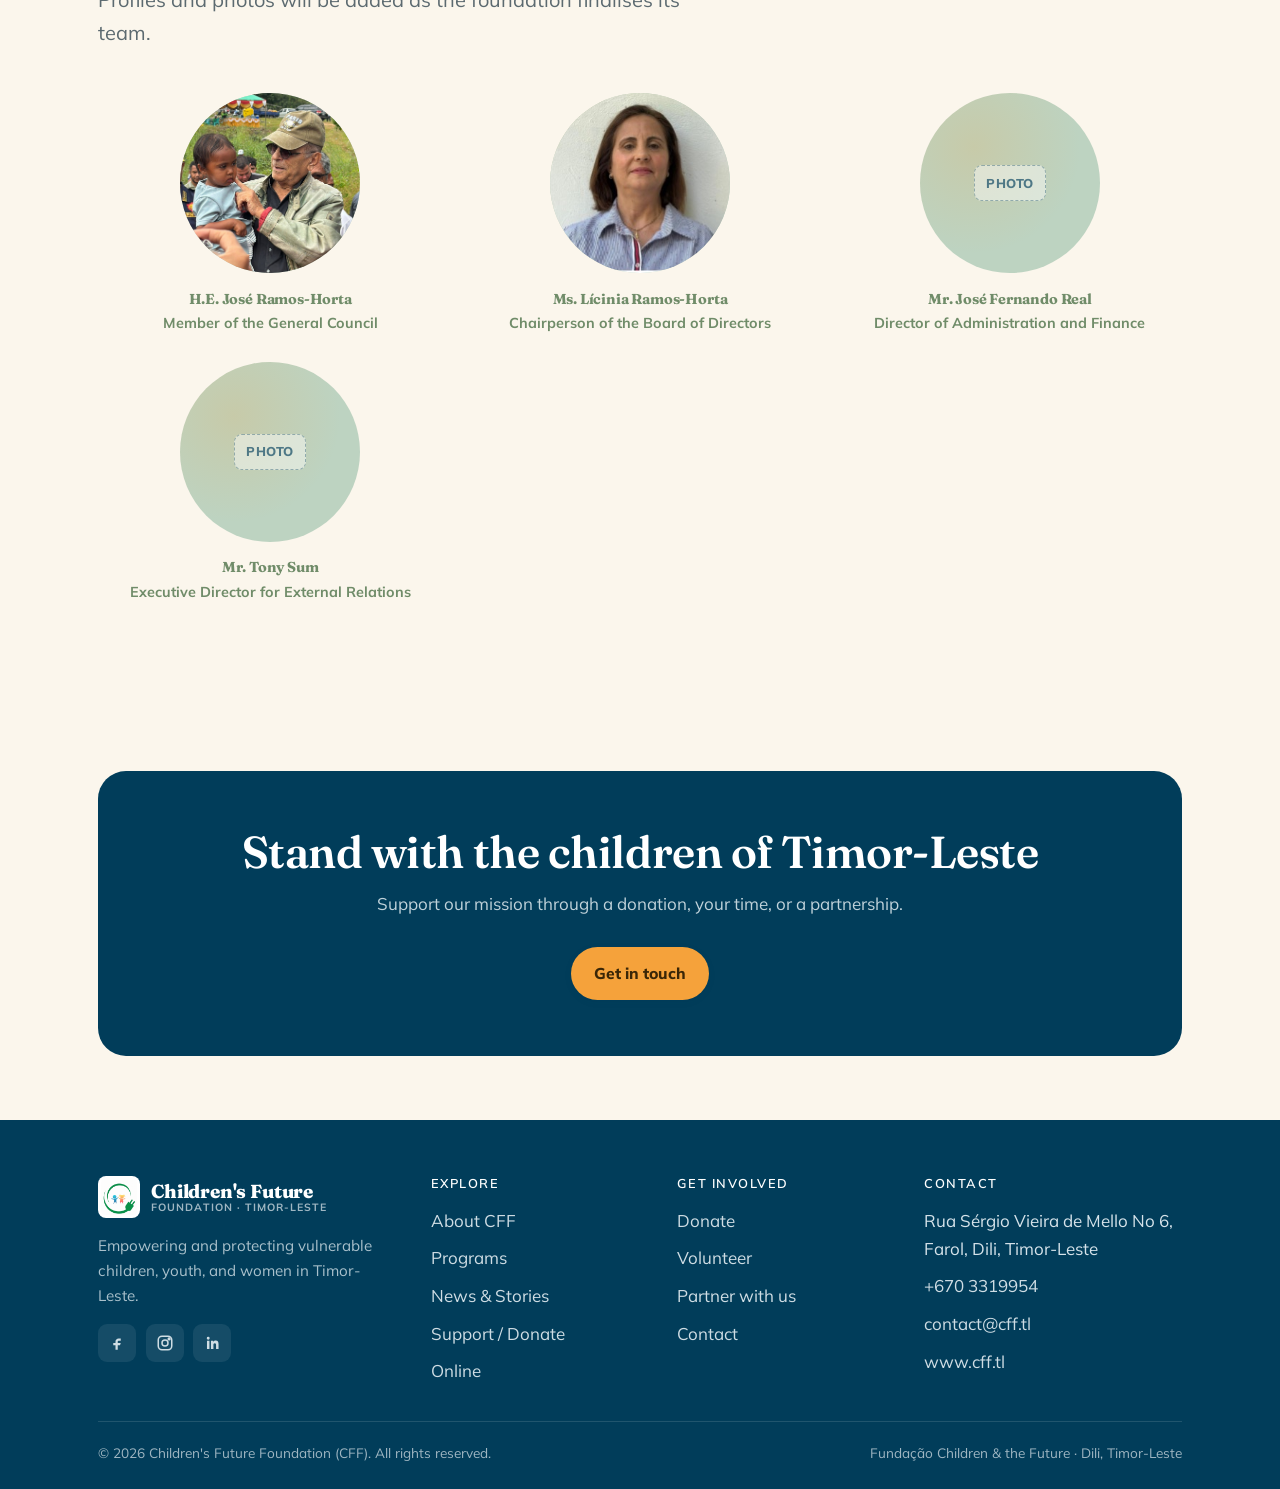
<file: about.html>
<!DOCTYPE html>
<html lang="en">
<head>
  <meta charset="UTF-8" />
  <meta name="viewport" content="width=device-width, initial-scale=1.0" />
  <title>About CFF — Children's Future Foundation</title>
  <meta name="description" content="Why the Children's Future Foundation was created, our mission and objectives, our three strategic pillars, and the people who lead the foundation." />
  <link rel="preconnect" href="https://fonts.googleapis.com" />
  <link rel="preconnect" href="https://fonts.gstatic.com" crossorigin />
  <link href="https://fonts.googleapis.com/css2?family=Fraunces:ital,opsz,wght@0,9..144,400..700;1,9..144,400..600&family=Mulish:wght@400;500;700;800&display=swap" rel="stylesheet" />
  <link rel="stylesheet" href="assets/css/styles.css" />
  <link rel="icon" type="image/jpeg" href="assets/img/Logo.jpeg" />
</head>
<body class="page">
  <a class="skip-link" href="#main"><span data-lang-en>Skip to content</span><span data-lang-tt>Salta ba konteúdu</span><span data-lang-pt>Saltar para o conteúdo</span></a>

  <header class="site-header">
    <div class="wrap">
      <nav class="nav" data-open="false" aria-label="Primary">
        <a class="brand" href="index.html" aria-label="Children's Future Foundation — home">
          <img class="brand__mark" src="assets/img/Logo.jpeg" alt="Children's Future Foundation logo" width="42" height="42" />
          <span class="brand__name">Children's Future<small><span data-lang-en>Foundation · Timor-Leste</span><span data-lang-tt>Fundasaun · Timor-Leste</span><span data-lang-pt>Fundação · Timor-Leste</span></small></span>
        </a>
        <ul class="nav__links">
          <li><a href="index.html"><span data-lang-en>Home</span><span data-lang-tt>Inísiu</span><span data-lang-pt>Início</span></a></li>
          <li><a href="about.html" aria-current="page"><span data-lang-en>About CFF</span><span data-lang-tt>Kona-ba CFF</span><span data-lang-pt>Sobre a CFF</span></a></li>
          <li><a href="programs.html"><span data-lang-en>Programs</span><span data-lang-tt>Programa</span><span data-lang-pt>Programas</span></a></li>
          <li><a href="news.html"><span data-lang-en>News &amp; Stories</span><span data-lang-tt>Notísia &amp; Istória</span><span data-lang-pt>Notícias &amp; Histórias</span></a></li>
          <li><a href="donate.html"><span data-lang-en>Support</span><span data-lang-tt>Apoiu</span><span data-lang-pt>Apoiar</span></a></li>
          <li><a href="online.html"><span data-lang-en>Online</span><span data-lang-tt>Online</span><span data-lang-pt>Online</span></a></li>
          <li><a href="contact.html"><span data-lang-en>Contact</span><span data-lang-tt>Kontaktu</span><span data-lang-pt>Contacto</span></a></li>
          <!-- <li><span href="#" class="label-status">✅ Online</span></li> -->
        </ul>
        <div class="nav__actions">
          <div class="lang" role="group" aria-label="Language / Lian">
            <button type="button" data-lang-btn="en" aria-pressed="true">EN</button>
            <button type="button" data-lang-btn="tet" aria-pressed="false">TE</button>
            <button type="button" data-lang-btn="pt" aria-pressed="false">PT</button>
          </div>
          <button class="nav__toggle" aria-label="Toggle menu" aria-expanded="false">
            <svg viewBox="0 0 24 24" fill="none" stroke="currentColor" stroke-width="2.2" stroke-linecap="round"><path d="M3 6h18M3 12h18M3 18h18"/></svg>
          </button>
        </div>
      </nav>
    </div>
  </header>

  <main id="main">
    <section class="page-hero">
      <div class="wrap">
        <p class="breadcrumb"><a href="index.html"><span data-lang-en>Home</span><span data-lang-tt>Inísiu</span><span data-lang-pt>Início</span></a> / <span data-lang-en>About CFF</span><span data-lang-tt>Kona-ba CFF</span><span data-lang-pt>Sobre a CFF</span></p>
        <span class="eyebrow"><span data-lang-en>About the foundation</span><span data-lang-tt>Kona-ba fundasaun</span><span data-lang-pt>Sobre a fundação</span></span>
        <h1><span data-lang-en>Protecting children, building a nation's future</span><span data-lang-tt>Proteje labarik, harii futuru nasaun nian</span><span data-lang-pt>Proteger as crianças, construir o futuro de uma nação</span></h1>
        <p class="lede mt-1"><span data-lang-en>The Children's Future Foundation was established on 18 December 2025 by President José Ramos-Horta to stand with the most vulnerable people in Timor-Leste.</span><span data-lang-tt>Children's Future Foundation estabelese iha loron 18 Dezembru 2025 husi Prezidente José Ramos-Horta atu hamutuk ho ema vulneravel liu sira iha Timor-Leste.</span><span data-lang-pt>A Children's Future Foundation foi estabelecida a 18 de dezembro de 2025 pelo Presidente José Ramos-Horta para estar ao lado das pessoas mais vulneráveis de Timor-Leste.</span></p>
      </div>
    </section>

    <!-- Mission -->
    <section class="section">
      <div class="wrap split">
        <div class="reveal">
          <span class="eyebrow"><span data-lang-en>Our mission</span><span data-lang-tt>Ami-nia misaun</span><span data-lang-pt>A nossa missão</span></span>
          <h2><span data-lang-en>Empower and protect the vulnerable</span><span data-lang-tt>Fó kbiit no proteje ema vulneravel</span><span data-lang-pt>Capacitar e proteger os mais vulneráveis</span></h2>
          <p class="mt-1"><span data-lang-en>To empower and protect vulnerable children, youth, and women in Timor-Leste by improving access to nutrition, healthcare, education, and opportunities for personal and professional development.</span><span data-lang-tt>Atu fó kbiit no proteje labarik, joven, no feto vulneravel sira iha Timor-Leste liuhusi hadi'a asesu ba nutrisaun, saúde, edukasaun, no oportunidade ba dezenvolvimentu pesoál no profisionál.</span><span data-lang-pt>Capacitar e proteger crianças, jovens e mulheres vulneráveis em Timor-Leste, melhorando o acesso à nutrição, à saúde, à educação e a oportunidades de desenvolvimento pessoal e profissional.</span></p>
        </div>
        <div class="reveal">
          <div class="ph ph--wide" data-label="Children with President Ramos-Horta">
            <img src="assets/img/PHOTOS/CFF%20(4).jpg" alt="The founder holding a child at a community celebration" loading="lazy" />
          </div>
        </div>
      </div>
    </section>

    <!-- Objectives -->
    <section class="section section--cream">
      <div class="wrap">
        <div class="section-head">
          <span class="eyebrow"><span data-lang-en>Our objectives</span><span data-lang-tt>Ami-nia objetivu</span><span data-lang-pt>Os nossos objetivos</span></span>
          <h2><span data-lang-en>What we set out to achieve</span><span data-lang-tt>Saida mak ami hakarak hetan</span><span data-lang-pt>O que nos propomos alcançar</span></h2>
        </div>
        <ul class="checklist grid cols-2">
          <li><svg viewBox="0 0 24 24" fill="none" stroke="currentColor" stroke-width="2.4" stroke-linecap="round" stroke-linejoin="round"><path d="M20 6 9 17l-5-5"/></svg><span data-lang-en>Improve nutrition for children, youth, women, pregnant mothers, and infants in vulnerable communities.</span><span data-lang-tt>Hadi'a nutrisaun ba labarik, joven, feto, inan isin-rua, no bebé sira iha komunidade vulneravel.</span><span data-lang-pt>Melhorar a nutrição de crianças, jovens, mulheres, grávidas e bebés em comunidades vulneráveis.</span></li>
          <li><svg viewBox="0 0 24 24" fill="none" stroke="currentColor" stroke-width="2.4" stroke-linecap="round" stroke-linejoin="round"><path d="M20 6 9 17l-5-5"/></svg><span data-lang-en>Expand access to healthcare services and essential medicines.</span><span data-lang-tt>Haboot asesu ba servisu saúde no aimoruk esensiál.</span><span data-lang-pt>Alargar o acesso a serviços de saúde e a medicamentos essenciais.</span></li>
          <li><svg viewBox="0 0 24 24" fill="none" stroke="currentColor" stroke-width="2.4" stroke-linecap="round" stroke-linejoin="round"><path d="M20 6 9 17l-5-5"/></svg><span data-lang-en>Support access to quality education and academic opportunities at both national and international levels.</span><span data-lang-tt>Apoia asesu ba edukasaun ho kualidade no oportunidade akadémiku iha nivel nasionál no internasionál.</span><span data-lang-pt>Apoiar o acesso a uma educação de qualidade e a oportunidades académicas a nível nacional e internacional.</span></li>
          <li><svg viewBox="0 0 24 24" fill="none" stroke="currentColor" stroke-width="2.4" stroke-linecap="round" stroke-linejoin="round"><path d="M20 6 9 17l-5-5"/></svg><span data-lang-en>Promote vocational and professional training for youth and women.</span><span data-lang-tt>Promove formasaun vokasionál no profisionál ba joven no feto.</span><span data-lang-pt>Promover a formação vocacional e profissional para jovens e mulheres.</span></li>
          <li><svg viewBox="0 0 24 24" fill="none" stroke="currentColor" stroke-width="2.4" stroke-linecap="round" stroke-linejoin="round"><path d="M20 6 9 17l-5-5"/></svg><span data-lang-en>Provide scholarships and educational support for children, youth, and women.</span><span data-lang-tt>Fornese bolsa estudu no apoiu edukasaun ba labarik, joven, no feto.</span><span data-lang-pt>Conceder bolsas de estudo e apoio educativo a crianças, jovens e mulheres.</span></li>
          <li><svg viewBox="0 0 24 24" fill="none" stroke="currentColor" stroke-width="2.4" stroke-linecap="round" stroke-linejoin="round"><path d="M20 6 9 17l-5-5"/></svg><span data-lang-en>Encourage and support female and youth entrepreneurship.</span><span data-lang-tt>Enkoraja no apoia empreendedorizmu feto no joven nian.</span><span data-lang-pt>Incentivar e apoiar o empreendedorismo feminino e juvenil.</span></li>
          <li><svg viewBox="0 0 24 24" fill="none" stroke="currentColor" stroke-width="2.4" stroke-linecap="round" stroke-linejoin="round"><path d="M20 6 9 17l-5-5"/></svg><span data-lang-en>Foster empowerment, inclusion, and sustainable development for vulnerable populations.</span><span data-lang-tt>Hametin kbiit, inkluzaun, no dezenvolvimentu sustentavel ba populasaun vulneravel.</span><span data-lang-pt>Fomentar a capacitação, a inclusão e o desenvolvimento sustentável das populações vulneráveis.</span></li>
        </ul>
      </div>
    </section>

    <!-- Why CFF was created -->
    <section class="section">
      <div class="wrap">
        <div class="section-head">
          <span class="eyebrow"><span data-lang-en>Our story</span><span data-lang-tt>Ami-nia istória</span><span data-lang-pt>A nossa história</span></span>
          <h2><span data-lang-en>Why CFF was created</span><span data-lang-tt>Tanba sá CFF harii</span><span data-lang-pt>Porque a CFF foi criada</span></h2>
        </div>
        <div class="grid cols-3">
          <div class="pillar reveal">
            <h3><span data-lang-en>The problem we address</span><span data-lang-tt>Problema ne'ebé ami hadi'a</span><span data-lang-pt>O problema que enfrentamos</span></h3>
            <p class="mt-1"><span data-lang-en>Too many children in Timor-Leste face hunger, gaps in healthcare, and barriers to education. CFF was created to meet these needs directly, in the communities where they are felt most.</span><span data-lang-tt>Labarik barak iha Timor-Leste hasoru hamlaha, falta saúde, no obstákulu ba edukasaun. CFF harii atu responde nesesidade sira-ne'e diretamente, iha komunidade sira ne'ebé sente liu.</span><span data-lang-pt>Demasiadas crianças em Timor-Leste enfrentam a fome, falhas nos cuidados de saúde e barreiras à educação. A CFF foi criada para responder a estas necessidades de forma direta, nas comunidades onde mais se fazem sentir.</span></p>
          </div>
          <div class="pillar reveal">
            <h3><span data-lang-en>Why children are the focus</span><span data-lang-tt>Tanba sá labarik mak foku</span><span data-lang-pt>Porque as crianças são o foco</span></h3>
            <p class="mt-1"><span data-lang-en>Investing in a child's nutrition, health, and learning today shapes the strength of the whole nation tomorrow. Children are where lasting change begins.</span><span data-lang-tt>Investe iha nutrisaun, saúde, no aprendizajen labarik nian ohin loron forma forsa nasaun tomak nian aban-bainrua. Labarik mak fatin ne'ebé mudansa ne'ebé hela nafatin hahú.</span><span data-lang-pt>Investir hoje na nutrição, na saúde e na aprendizagem de uma criança molda a força de toda a nação amanhã. É nas crianças que começa a mudança duradoura.</span></p>
          </div>
          <div class="pillar reveal">
            <h3><span data-lang-en>Our long-term goals</span><span data-lang-tt>Ami-nia meta naruk</span><span data-lang-pt>Os nossos objetivos de longo prazo</span></h3>
            <p class="mt-1"><span data-lang-en>A Timor-Leste where every child is well-nourished, healthy, and educated — and where youth and women have real opportunities to lead and to thrive.</span><span data-lang-tt>Timor-Leste ida ne'ebé labarik hotu hetan nutrisaun di'ak, saudavel, no edukadu — no ne'ebé joven no feto iha oportunidade loos atu lidera no atu moris di'ak.</span><span data-lang-pt>Um Timor-Leste onde todas as crianças são bem nutridas, saudáveis e educadas — e onde os jovens e as mulheres têm oportunidades reais de liderar e prosperar.</span></p>
          </div>
        </div>
      </div>
    </section>

    <!-- Three pillars -->
    <section class="section section--mint">
      <div class="wrap">
        <div class="section-head">
          <span class="eyebrow"><span data-lang-en>Our three pillars</span><span data-lang-tt>Ami-nia pilár tolu</span><span data-lang-pt>Os nossos três pilares</span></span>
          <h2><span data-lang-en>How our work is organised</span><span data-lang-tt>Oinsá ami-nia servisu organiza</span><span data-lang-pt>Como o nosso trabalho está organizado</span></h2>
        </div>
        <div class="grid cols-3">
          <div class="pillar reveal" style="border-color:var(--midnight)">
            <h3><span data-lang-en>1 · Education</span><span data-lang-tt>1 · Edukasaun</span><span data-lang-pt>1 · Educação</span></h3>
            <ul>
              <li><strong>School Feeding Programs</strong> — <span data-lang-en>nutritious meals for students.</span><span data-lang-tt>etu nutritivu ba estudante sira.</span><span data-lang-pt>refeições nutritivas para os alunos.</span></li>
              <li><strong>Graduation Scholarships</strong> — <span data-lang-en>helping final-year university students finish their degrees.</span><span data-lang-tt>ajuda estudante universidade tinan ikus atu remata sira-nia grau.</span><span data-lang-pt>a ajudar estudantes universitários do último ano a concluir os seus cursos.</span></li>
              <li><strong>Food Subsidy Program</strong> — <span data-lang-en>support for students from underprivileged families.</span><span data-lang-tt>apoiu ba estudante husi família kbiit-laek.</span><span data-lang-pt>apoio a estudantes de famílias desfavorecidas.</span></li>
              <li><strong>Global Scholarships</strong> — <span data-lang-en>full scholarships at prestigious international universities.</span><span data-lang-tt>bolsa tomak iha universidade internasionál prestijiozu.</span><span data-lang-pt>bolsas completas em prestigiadas universidades internacionais.</span></li>
            </ul>
          </div>
          <div class="pillar reveal" style="border-color:var(--midnight)">
            <h3><span data-lang-en>2 · Sustainable Development</span><span data-lang-tt>2 · Dezenvolvimentu Sustentavel</span><span data-lang-pt>2 · Desenvolvimento Sustentável</span></h3>
            <ul>
              <li><strong>Market Access</strong> — <span data-lang-en>showcasing Timor-Leste's products to the global market via a CFF online portal.</span><span data-lang-tt>hatudu produtu Timor-Leste ba merkadu globál liuhusi portál online CFF.</span><span data-lang-pt>a divulgar os produtos de Timor-Leste no mercado global através de um portal online da CFF.</span></li>
              <li><strong>Bed &amp; Breakfast</strong> — <span data-lang-en>a community-led program bringing rural communities into tourism.</span><span data-lang-tt>programa lidera husi komunidade atu lori komunidade rurál ba turizmu.</span><span data-lang-pt>um programa liderado pela comunidade que integra as comunidades rurais no turismo.</span></li>
              <li><strong>Renewable Energy</strong> — <span data-lang-en>a vision for Timor-Leste fully powered by renewable energy.</span><span data-lang-tt>vizaun ba Timor-Leste ne'ebé uza enerjia renovavel tomak.</span><span data-lang-pt>uma visão de um Timor-Leste totalmente alimentado por energia renovável.</span></li>
              <li><strong>Digital Payment</strong> — <span data-lang-en>promoting digital payments as a tool for rural development.</span><span data-lang-tt>promove pagamentu dijitál nu'udar instrumentu ba dezenvolvimentu rurál.</span><span data-lang-pt>a promover os pagamentos digitais como instrumento de desenvolvimento rural.</span></li>
            </ul>
          </div>
          <div class="pillar reveal" style="border-color:var(--midnight)">
            <h3><span data-lang-en>3 · Peace &amp; Democracy</span><span data-lang-tt>3 · Dame &amp; Demokrasia</span><span data-lang-pt>3 · Paz &amp; Democracia</span></h3>
            <ul>
              <li><strong>Myanmar Program</strong> — <span data-lang-en>advocating the Five-Point Consensus and the release of Aung San Suu Kyi.</span><span data-lang-tt>defende Konsensu Pontu-Lima no libertasaun Aung San Suu Kyi.</span><span data-lang-pt>a defender o Consenso de Cinco Pontos e a libertação de Aung San Suu Kyi.</span></li>
              <li><strong>ASEAN Centre of Arbitration</strong> — <span data-lang-en>positioning Timor-Leste to help resolve regional disputes.</span><span data-lang-tt>pozisiona Timor-Leste atu ajuda rezolve disputa rejionál.</span><span data-lang-pt>a posicionar Timor-Leste para ajudar a resolver disputas regionais.</span></li>
            </ul>
          </div>
        </div>
      </div>
    </section>

    <!-- Leadership -->
    <section class="section">
      <div class="wrap">
        <div class="section-head">
          <span class="eyebrow"><span data-lang-en>Leadership</span><span data-lang-tt>Lideransa</span><span data-lang-pt>Liderança</span></span>
          <h2><span data-lang-en>The people behind CFF</span><span data-lang-tt>Ema sira iha CFF nia kotuk</span><span data-lang-pt>As pessoas por trás da CFF</span></h2>
          <p class="lede"><span data-lang-en>Profiles and photos will be added as the foundation finalises its team.</span><span data-lang-tt>Perfíl no foto sei aumenta bainhira fundasaun finaliza nia ekipa.</span><span data-lang-pt>Os perfis e as fotografias serão acrescentados à medida que a fundação finaliza a sua equipa.</span></p>
        </div>
        <div class="grid cols-3">
          <div class="person reveal">
            <div class="ph" data-label="Photo">
              <img src="assets/img/PHOTOS/CFF%20(7).jpg" alt="H.E. José Ramos-Horta with a young child" loading="lazy" />
            </div>
            <h4><span data-lang-en>H.E. José Ramos-Horta</span><span data-lang-tt>S.E. José Ramos-Horta</span><span data-lang-pt>S.E. José Ramos-Horta</span></h4>
            <span><span data-lang-en>Member of the General Council</span><span data-lang-tt>Membru Konsellu Jerál</span><span data-lang-pt>Membro do Conselho Geral</span></span>
            <!-- <span><span data-lang-en>Founder · President of Timor-Leste</span><span data-lang-tt>Fundadór · Prezidente Timor-Leste</span><span data-lang-pt>Fundador · Presidente de Timor-Leste</span></span> -->
          </div>
          <div class="person reveal">
            <div class="ph" data-label="Photo">
              <img src="assets/img/PHOTOS/Picture1.jpg" alt="Licinia Ramos Horta, Managing Director of the Children's Future Foundation" loading="lazy" />
            </div>
            <h4><span data-lang-en>Ms. Lícinia Ramos-Horta</span><span data-lang-tt>Sra. Lícinia Ramos-Horta</span><span data-lang-pt>Sra. Lícinia Ramos-Horta</span></h4>
            <span><span data-lang-en>Chairperson of the Board of Directors</span><span data-lang-tt>Prezidente Konsellu Administrasaun</span><span data-lang-pt>Presidente do Conselho de Administração</span></span>
          </div>
          <div class="person reveal">
            <div class="ph" data-label="Photo" aria-hidden="true"></div>
            <h4><span data-lang-en>Mr. José Fernando Real</span><span data-lang-tt>Sr. José Fernando Real</span><span data-lang-pt>Sr. José Fernando Real</span></h4>
            <span><span data-lang-en>Director of Administration and Finance</span><span data-lang-tt>Diretor Administrasaun no Finansas</span><span data-lang-pt>Diretor de Administração e Finanças</span></span>
          </div>
          <div class="person reveal">
            <div class="ph" data-label="Photo" aria-hidden="true"></div>
            <h4><span data-lang-en>Mr. Tony Sum</span><span data-lang-tt>Sr. Tony Sum</span><span data-lang-pt>Sr. Tony Sum</span></h4>
            <span><span data-lang-en>Executive Director for External Relations</span><span data-lang-tt>Diretor Ezekutivu ba Relasaun Externas</span><span data-lang-pt>Diretor Executivo para Relações Externas</span></span>
          </div>
        </div>
      </div>
    </section>

    <section class="section--tight">
      <div class="wrap">
        <div class="cta-banner reveal">
          <h2><span data-lang-en>Stand with the children of Timor-Leste</span><span data-lang-tt>Hamutuk ho labarik Timor-Leste</span><span data-lang-pt>Esteja ao lado das crianças de Timor-Leste</span></h2>
          <p><span data-lang-en>Support our mission through a donation, your time, or a partnership.</span><span data-lang-tt>Apoia ami-nia misaun liuhusi doasaun, ita-nia tempu, ka parseria.</span><span data-lang-pt>Apoie a nossa missão através de um donativo, do seu tempo ou de uma parceria.</span></p>
          <div class="hero__cta">
            <a class="btn btn--primary" href="contact.html"><span data-lang-en>Get in touch</span><span data-lang-tt>Kontaktu ami</span><span data-lang-pt>Entrar em contacto</span></a>
          </div>
        </div>
      </div>
    </section>
  </main>

  <footer class="site-footer">
    <div class="wrap">
      <div class="footer__grid">
        <div class="footer__brand">
          <a class="brand" href="index.html">
            <img class="brand__mark brand__mark--footer" src="assets/img/Logo.jpeg" alt="Children's Future Foundation logo" width="42" height="42" />
            <span class="brand__name">Children's Future<small style="color:#9fb6c2"><span data-lang-en>Foundation · Timor-Leste</span><span data-lang-tt>Fundasaun · Timor-Leste</span><span data-lang-pt>Fundação · Timor-Leste</span></small></span>
          </a>
          <p><span data-lang-en>Empowering and protecting vulnerable children, youth, and women in Timor-Leste.</span><span data-lang-tt>Fó kbiit no proteje labarik, joven, no feto vulneravel sira iha Timor-Leste.</span><span data-lang-pt>Capacitar e proteger crianças, jovens e mulheres vulneráveis em Timor-Leste.</span></p>
          <div class="social">
            <a href="https://www.facebook.com/share/1XjT3q9A2Z/?mibextid=wwXIfr" target="_blank" rel="noopener" aria-label="Facebook"><svg viewBox="0 0 24 24" fill="currentColor"><path d="M14 9h3V6h-3c-2.2 0-4 1.8-4 4v2H7v3h3v6h3v-6h3l1-3h-4v-2c0-.6.4-1 1-1Z"/></svg></a>
            <a href="#" aria-label="Instagram"><svg viewBox="0 0 24 24" fill="none" stroke="currentColor" stroke-width="2"><rect x="3" y="3" width="18" height="18" rx="5"/><circle cx="12" cy="12" r="4"/><circle cx="17.5" cy="6.5" r="1.2" fill="currentColor"/></svg></a>
            <a href="#" aria-label="LinkedIn"><svg viewBox="0 0 24 24" fill="currentColor"><path d="M6.94 7.5a1.94 1.94 0 1 1 0-3.88 1.94 1.94 0 0 1 0 3.88ZM5.3 9h3.3v11H5.3V9Zm5.2 0h3.16v1.5h.05c.44-.83 1.5-1.7 3.1-1.7 3.3 0 3.9 2.17 3.9 5V20h-3.3v-4.9c0-1.17 0-2.67-1.63-2.67-1.63 0-1.88 1.27-1.88 2.58V20h-3.3V9Z"/></svg></a>
          </div>
        </div>
        <div><h4><span data-lang-en>Explore</span><span data-lang-tt>Esplora</span><span data-lang-pt>Explorar</span></h4><ul class="footer__links">
          <li><a href="about.html"><span data-lang-en>About CFF</span><span data-lang-tt>Kona-ba CFF</span><span data-lang-pt>Sobre a CFF</span></a></li><li><a href="programs.html"><span data-lang-en>Programs</span><span data-lang-tt>Programa</span><span data-lang-pt>Programas</span></a></li>
          <li><a href="news.html"><span data-lang-en>News &amp; Stories</span><span data-lang-tt>Notísia &amp; Istória</span><span data-lang-pt>Notícias &amp; Histórias</span></a></li><li><a href="donate.html"><span data-lang-en>Support / Donate</span><span data-lang-tt>Apoiu / Doasaun</span><span data-lang-pt>Apoiar / Doar</span></a></li>
          <li><a href="online.html"><span data-lang-en>Online</span><span data-lang-tt>Online</span><span data-lang-pt>Online</span></a></li>
        </ul></div>
        <div><h4><span data-lang-en>Get involved</span><span data-lang-tt>Partisipa</span><span data-lang-pt>Participar</span></h4><ul class="footer__links">
          <li><a href="donate.html"><span data-lang-en>Donate</span><span data-lang-tt>Doa</span><span data-lang-pt>Doar</span></a></li><li><a href="volunteer.html"><span data-lang-en>Volunteer</span><span data-lang-tt>Voluntáriu</span><span data-lang-pt>Voluntariado</span></a></li>
          <li><a href="partner.html"><span data-lang-en>Partner with us</span><span data-lang-tt>Sai parseiru ho ami</span><span data-lang-pt>Seja nosso parceiro</span></a></li><li><a href="contact.html"><span data-lang-en>Contact</span><span data-lang-tt>Kontaktu</span><span data-lang-pt>Contacto</span></a></li>
        </ul></div>
        <div><h4><span data-lang-en>Contact</span><span data-lang-tt>Kontaktu</span><span data-lang-pt>Contacto</span></h4><ul class="footer__links">
          <li>Rua Sérgio Vieira de Mello No 6,<br>Farol, Dili, Timor-Leste</li>
          <li><a href="tel:+6703319954">+670 3319954</a></li>
          <li><a href="mailto:contact@cff.tl">contact@cff.tl</a></li>
          <li><a href="https://www.cff.tl">www.cff.tl</a></li>
        </ul></div>
      </div>
      <div class="footer__bottom">
        <span>© <span data-year>2026</span> Children's Future Foundation (CFF). <span data-lang-en>All rights reserved.</span><span data-lang-tt>Direitu hotu rezervadu.</span><span data-lang-pt>Todos os direitos reservados.</span></span>
        <span>Fundação Children &amp; the Future · Dili, Timor-Leste</span>
      </div>
    </div>
  </footer>

  <script src="assets/js/main.js"></script>
</body>
</html>
</file>
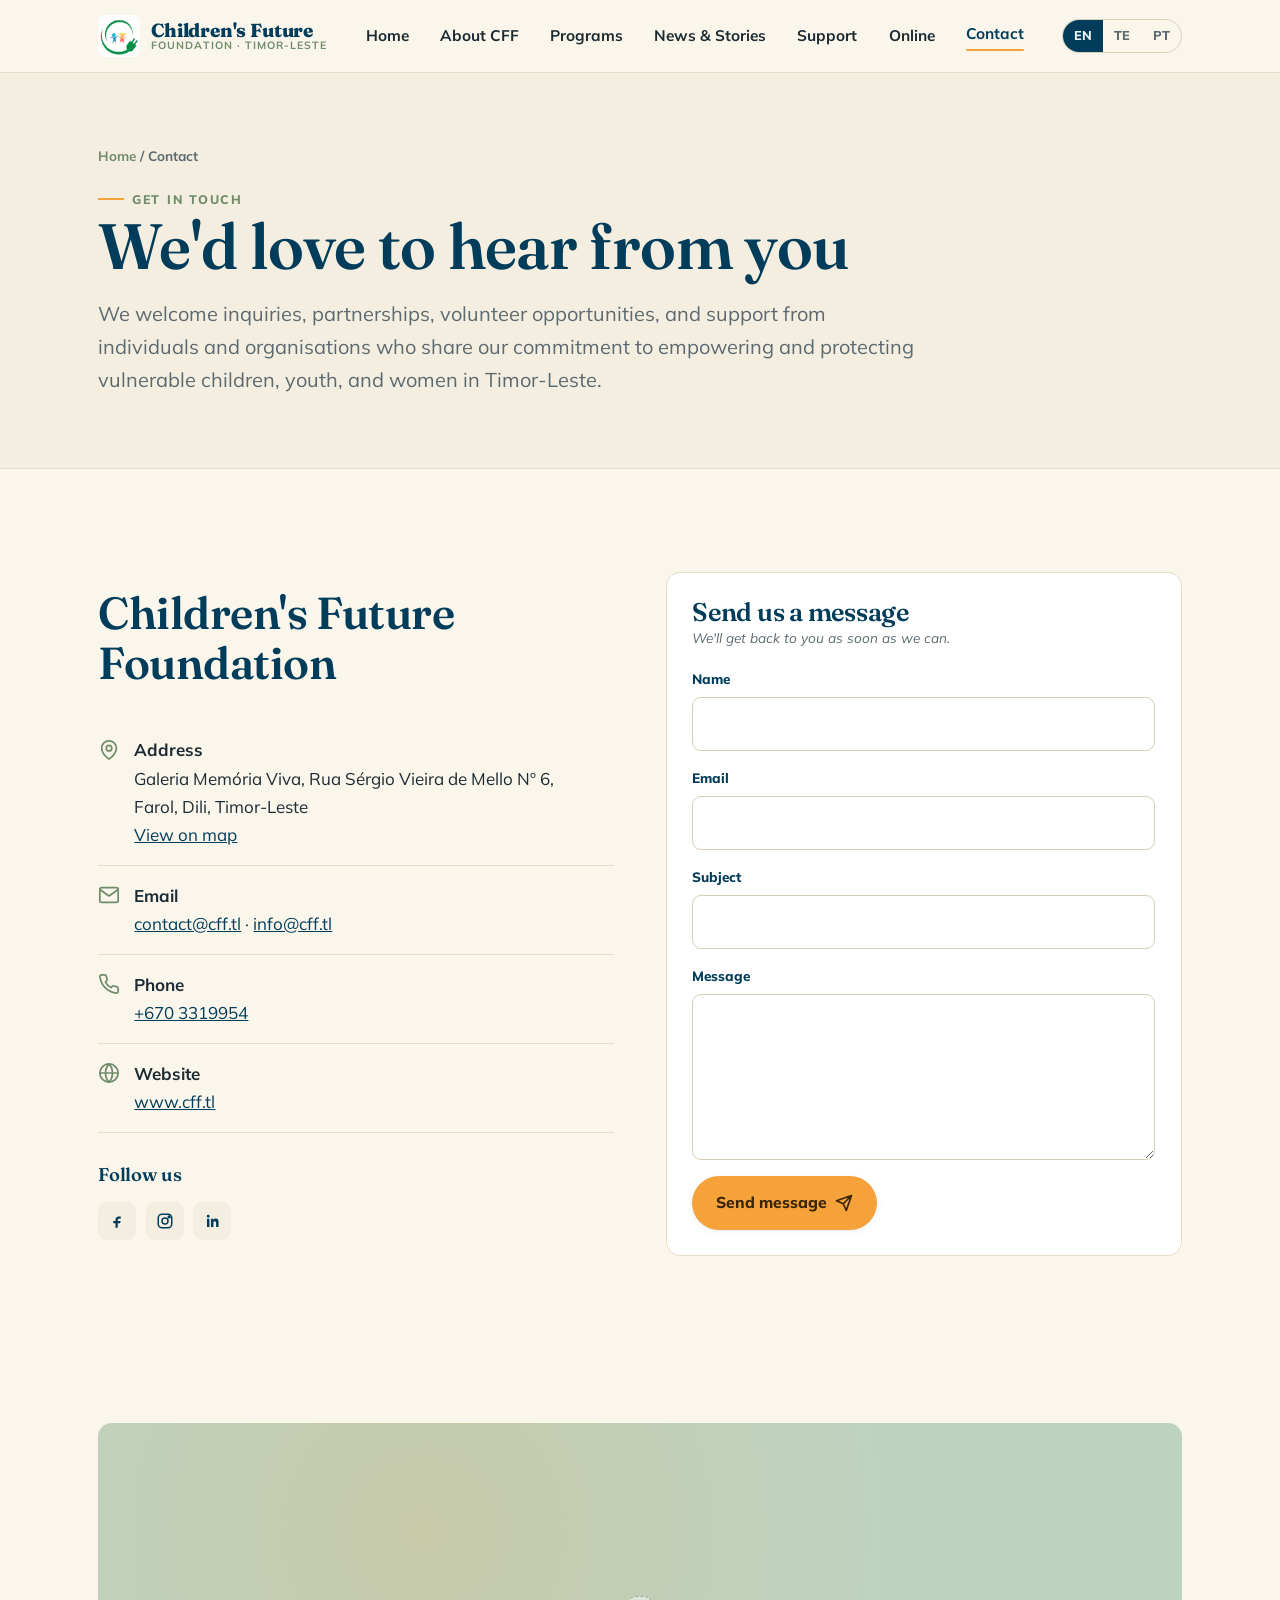
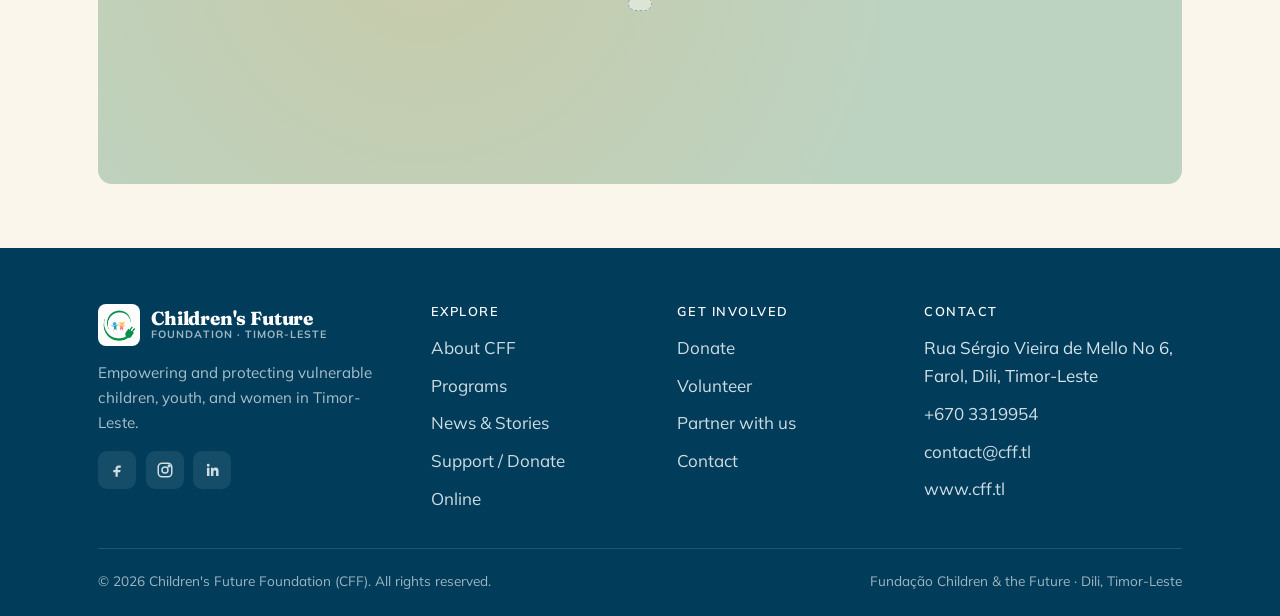
<file: contact.html>
<!DOCTYPE html>
<html lang="en">
<head>
  <meta charset="UTF-8" />
  <meta name="viewport" content="width=device-width, initial-scale=1.0" />
  <title>Contact — Children's Future Foundation</title>
  <meta name="description" content="Get in touch with the Children's Future Foundation in Dili, Timor-Leste — for inquiries, partnerships, volunteering, and support." />
  <link rel="preconnect" href="https://fonts.googleapis.com" />
  <link rel="preconnect" href="https://fonts.gstatic.com" crossorigin />
  <link href="https://fonts.googleapis.com/css2?family=Fraunces:ital,opsz,wght@0,9..144,400..700;1,9..144,400..600&family=Mulish:wght@400;500;700;800&display=swap" rel="stylesheet" />
  <link rel="stylesheet" href="assets/css/styles.css" />
  <link rel="icon" type="image/jpeg" href="assets/img/Logo.jpeg" />
</head>
<body class="page">
  <a class="skip-link" href="#main"><span data-lang-en>Skip to content</span><span data-lang-tt>Salta ba konteúdu</span><span data-lang-pt>Saltar para o conteúdo</span></a>

  <header class="site-header">
    <div class="wrap">
      <nav class="nav" data-open="false" aria-label="Primary">
        <a class="brand" href="index.html" aria-label="Children's Future Foundation — home">
          <img class="brand__mark" src="assets/img/Logo.jpeg" alt="Children's Future Foundation logo" width="42" height="42" />
          <span class="brand__name">Children's Future<small><span data-lang-en>Foundation · Timor-Leste</span><span data-lang-tt>Fundasaun · Timor-Leste</span><span data-lang-pt>Fundação · Timor-Leste</span></small></span>
        </a>
        <ul class="nav__links">
          <li><a href="index.html"><span data-lang-en>Home</span><span data-lang-tt>Inísiu</span><span data-lang-pt>Início</span></a></li>
          <li><a href="about.html"><span data-lang-en>About CFF</span><span data-lang-tt>Kona-ba CFF</span><span data-lang-pt>Sobre a CFF</span></a></li>
          <li><a href="programs.html"><span data-lang-en>Programs</span><span data-lang-tt>Programa</span><span data-lang-pt>Programas</span></a></li>
          <li><a href="news.html"><span data-lang-en>News &amp; Stories</span><span data-lang-tt>Notísia &amp; Istória</span><span data-lang-pt>Notícias &amp; Histórias</span></a></li>
          <li><a href="donate.html"><span data-lang-en>Support</span><span data-lang-tt>Apoiu</span><span data-lang-pt>Apoiar</span></a></li>
          <li><a href="online.html"><span data-lang-en>Online</span><span data-lang-tt>Online</span><span data-lang-pt>Online</span></a></li>
          <li><a href="contact.html" aria-current="page"><span data-lang-en>Contact</span><span data-lang-tt>Kontaktu</span><span data-lang-pt>Contacto</span></a></li>
          <!-- <li><span href="#" class="label-status">✅ Online</span></li> -->
        </ul>
        <div class="nav__actions">
          <div class="lang" role="group" aria-label="Language / Lian">
            <button type="button" data-lang-btn="en" aria-pressed="true">EN</button>
            <button type="button" data-lang-btn="tet" aria-pressed="false">TE</button>
            <button type="button" data-lang-btn="pt" aria-pressed="false">PT</button>
          </div>
          <button class="nav__toggle" aria-label="Toggle menu" aria-expanded="false">
            <svg viewBox="0 0 24 24" fill="none" stroke="currentColor" stroke-width="2.2" stroke-linecap="round"><path d="M3 6h18M3 12h18M3 18h18"/></svg>
          </button>
        </div>
      </nav>
    </div>
  </header>

  <main id="main">
    <section class="page-hero">
      <div class="wrap">
        <p class="breadcrumb"><a href="index.html"><span data-lang-en>Home</span><span data-lang-tt>Inísiu</span><span data-lang-pt>Início</span></a> / <span data-lang-en>Contact</span><span data-lang-tt>Kontaktu</span><span data-lang-pt>Contacto</span></p>
        <span class="eyebrow"><span data-lang-en>Get in touch</span><span data-lang-tt>Kontaktu ami</span><span data-lang-pt>Entrar em contacto</span></span>
        <h1><span data-lang-en>We'd love to hear from you</span><span data-lang-tt>Ami kontente atu rona husi ita</span><span data-lang-pt>Adoraríamos ouvi-lo</span></h1>
        <p class="lede mt-1"><span data-lang-en>We welcome inquiries, partnerships, volunteer opportunities, and support from individuals and organisations who share our commitment to empowering and protecting vulnerable children, youth, and women in Timor-Leste.</span><span data-lang-tt>Ami simu pergunta, parseria, oportunidade voluntáriu, no apoiu husi individu no organizasaun sira ne'ebé fahe ami-nia kompromisu atu fó kbiit no proteje labarik, joven, no feto vulneravel sira iha Timor-Leste.</span><span data-lang-pt>Acolhemos perguntas, parcerias, oportunidades de voluntariado e apoio de indivíduos e organizações que partilham o nosso compromisso de capacitar e proteger crianças, jovens e mulheres vulneráveis em Timor-Leste.</span></p>
      </div>
    </section>

    <section class="section">
      <div class="wrap split">
        <!-- Contact details -->
        <div class="reveal">
          <h2>Children's Future Foundation</h2>
          <div class="mt-2">
            <div class="info-row">
              <svg viewBox="0 0 24 24" fill="none" stroke="currentColor" stroke-width="1.9" stroke-linecap="round" stroke-linejoin="round"><path d="M20 10c0 6-8 12-8 12s-8-6-8-12a8 8 0 0 1 16 0Z"/><circle cx="12" cy="10" r="3"/></svg>
              <div><strong><span data-lang-en>Address</span><span data-lang-tt>Enderesu</span><span data-lang-pt>Morada</span></strong><br>Galeria Memória Viva, Rua Sérgio Vieira de Mello Nº 6,<br>Farol, Dili, Timor-Leste<br><a href="https://maps.app.goo.gl/hhHc97uvJKVhPDsn8" target="_blank" rel="noopener"><span data-lang-en>View on map</span><span data-lang-tt>Haree iha mapa</span><span data-lang-pt>Ver no mapa</span></a></div>
            </div>
            <div class="info-row">
              <svg viewBox="0 0 24 24" fill="none" stroke="currentColor" stroke-width="1.9" stroke-linecap="round" stroke-linejoin="round"><path d="M22 6 12 13 2 6"/><rect x="2" y="4" width="20" height="16" rx="2"/></svg>
              <div><strong>Email</strong><br><a href="mailto:contact@cff.tl">contact@cff.tl</a> · <a href="mailto:info@cff.tl">info@cff.tl</a></div>
            </div>
            <div class="info-row">
              <svg viewBox="0 0 24 24" fill="none" stroke="currentColor" stroke-width="1.9" stroke-linecap="round" stroke-linejoin="round"><path d="M22 16.9v3a2 2 0 0 1-2.2 2 19.8 19.8 0 0 1-8.6-3.1 19.5 19.5 0 0 1-6-6A19.8 19.8 0 0 1 2.1 4.2 2 2 0 0 1 4.1 2h3a2 2 0 0 1 2 1.7c.1 1 .4 1.9.7 2.8a2 2 0 0 1-.5 2.1L8.1 9.9a16 16 0 0 0 6 6l1.3-1.2a2 2 0 0 1 2.1-.5c.9.3 1.8.6 2.8.7a2 2 0 0 1 1.7 2Z"/></svg>
              <div><strong><span data-lang-en>Phone</span><span data-lang-tt>Telefone</span><span data-lang-pt>Telefone</span></strong><br><a href="tel:+6703319954">+670 3319954</a></div>
            </div>
            <div class="info-row">
              <svg viewBox="0 0 24 24" fill="none" stroke="currentColor" stroke-width="1.9" stroke-linecap="round" stroke-linejoin="round"><circle cx="12" cy="12" r="10"/><path d="M2 12h20M12 2a15 15 0 0 1 0 20 15 15 0 0 1 0-20Z"/></svg>
              <div><strong><span data-lang-en>Website</span><span data-lang-tt>Website</span><span data-lang-pt>Website</span></strong><br><a href="https://www.cff.tl">www.cff.tl</a></div>
            </div>
          </div>

          <h4 class="mt-2" style="margin-bottom:.6rem"><span data-lang-en>Follow us</span><span data-lang-tt>Akompaña ami</span><span data-lang-pt>Siga-nos</span></h4>
          <div class="social" style="--fg:var(--ink)">
            <a href="https://www.facebook.com/share/1XjT3q9A2Z/?mibextid=wwXIfr" target="_blank" rel="noopener" aria-label="Facebook: President J. Ramos-Horta's Journey of Humanitarian Compassion" style="background:var(--surface-2);color:var(--ink)"><svg viewBox="0 0 24 24" fill="currentColor"><path d="M14 9h3V6h-3c-2.2 0-4 1.8-4 4v2H7v3h3v6h3v-6h3l1-3h-4v-2c0-.6.4-1 1-1Z"/></svg></a>
            <a href="#" aria-label="Instagram: @cff.timorleste" style="background:var(--surface-2);color:var(--ink)"><svg viewBox="0 0 24 24" fill="none" stroke="currentColor" stroke-width="2"><rect x="3" y="3" width="18" height="18" rx="5"/><circle cx="12" cy="12" r="4"/><circle cx="17.5" cy="6.5" r="1.2" fill="currentColor"/></svg></a>
            <a href="#" aria-label="LinkedIn: Children's Future Foundation" style="background:var(--surface-2);color:var(--ink)"><svg viewBox="0 0 24 24" fill="currentColor"><path d="M6.94 7.5a1.94 1.94 0 1 1 0-3.88 1.94 1.94 0 0 1 0 3.88ZM5.3 9h3.3v11H5.3V9Zm5.2 0h3.16v1.5h.05c.44-.83 1.5-1.7 3.1-1.7 3.3 0 3.9 2.17 3.9 5V20h-3.3v-4.9c0-1.17 0-2.67-1.63-2.67-1.63 0-1.88 1.27-1.88 2.58V20h-3.3V9Z"/></svg></a>
          </div>
        </div>

        <!-- Contact form -->
        <div class="reveal">
          <div class="method" style="padding:1.6rem">
            <h3><span data-lang-en>Send us a message</span><span data-lang-tt>Haruka mensajen ba ami</span><span data-lang-pt>Envie-nos uma mensagem</span></h3>
            <p class="note" style="margin-bottom:1.2rem"><span data-lang-en>We'll get back to you as soon as we can.</span><span data-lang-tt>Ami sei responde ba ita lalais.</span><span data-lang-pt>Responderemos assim que possível.</span></p>
            <form data-contact-form novalidate>
              <div class="field">
                <label for="name"><span data-lang-en>Name</span><span data-lang-tt>Naran</span><span data-lang-pt>Nome</span></label>
                <input id="name" name="name" type="text" autocomplete="name" required />
              </div>
              <div class="field">
                <label for="email">Email</label>
                <input id="email" name="email" type="email" autocomplete="email" required />
              </div>
              <div class="field">
                <label for="subject"><span data-lang-en>Subject</span><span data-lang-tt>Asuntu</span><span data-lang-pt>Assunto</span></label>
                <input id="subject" name="subject" type="text" />
              </div>
              <div class="field">
                <label for="message"><span data-lang-en>Message</span><span data-lang-tt>Mensajen</span><span data-lang-pt>Mensagem</span></label>
                <textarea id="message" name="message" rows="5" required></textarea>
              </div>
              <button class="btn btn--primary" type="submit"><span data-lang-en>Send message</span><span data-lang-tt>Haruka mensajen</span><span data-lang-pt>Enviar mensagem</span>
                <svg class="ic" viewBox="0 0 24 24" fill="none" stroke="currentColor" stroke-width="2.2" stroke-linecap="round" stroke-linejoin="round"><path d="M22 2 11 13M22 2l-7 20-4-9-9-4 20-7Z"/></svg>
              </button>
              <p class="note mt-1" data-form-status role="status" hidden></p>
            </form>
          </div>
        </div>
      </div>
    </section>

    <!-- Map -->
    <section class="section--tight">
      <div class="wrap">
        <div class="ph ph--wide reveal" style="aspect-ratio:21/7;min-height:240px;overflow:hidden">
          <iframe title="Map — Rua Sérgio Vieira de Mello Nº 6, Farol, Dili, Timor-Leste" src="https://www.google.com/maps?q=Rua%20Sergio%20Vieira%20de%20Melo%206%20Farol%20Dili%20Timor-Leste&output=embed" style="border:0;position:absolute;inset:0;width:100%;height:100%" loading="lazy" referrerpolicy="no-referrer-when-downgrade"></iframe>
        </div>
      </div>
    </section>
  </main>

  <footer class="site-footer">
    <div class="wrap">
      <div class="footer__grid">
        <div class="footer__brand">
          <a class="brand" href="index.html">
            <img class="brand__mark brand__mark--footer" src="assets/img/Logo.jpeg" alt="Children's Future Foundation logo" width="42" height="42" />
            <span class="brand__name">Children's Future<small style="color:#9fb6c2"><span data-lang-en>Foundation · Timor-Leste</span><span data-lang-tt>Fundasaun · Timor-Leste</span><span data-lang-pt>Fundação · Timor-Leste</span></small></span>
          </a>
          <p><span data-lang-en>Empowering and protecting vulnerable children, youth, and women in Timor-Leste.</span><span data-lang-tt>Fó kbiit no proteje labarik, joven, no feto vulneravel sira iha Timor-Leste.</span><span data-lang-pt>Capacitar e proteger crianças, jovens e mulheres vulneráveis em Timor-Leste.</span></p>
          <div class="social">
            <a href="https://www.facebook.com/share/1XjT3q9A2Z/?mibextid=wwXIfr" target="_blank" rel="noopener" aria-label="Facebook"><svg viewBox="0 0 24 24" fill="currentColor"><path d="M14 9h3V6h-3c-2.2 0-4 1.8-4 4v2H7v3h3v6h3v-6h3l1-3h-4v-2c0-.6.4-1 1-1Z"/></svg></a>
            <a href="#" aria-label="Instagram"><svg viewBox="0 0 24 24" fill="none" stroke="currentColor" stroke-width="2"><rect x="3" y="3" width="18" height="18" rx="5"/><circle cx="12" cy="12" r="4"/><circle cx="17.5" cy="6.5" r="1.2" fill="currentColor"/></svg></a>
            <a href="#" aria-label="LinkedIn"><svg viewBox="0 0 24 24" fill="currentColor"><path d="M6.94 7.5a1.94 1.94 0 1 1 0-3.88 1.94 1.94 0 0 1 0 3.88ZM5.3 9h3.3v11H5.3V9Zm5.2 0h3.16v1.5h.05c.44-.83 1.5-1.7 3.1-1.7 3.3 0 3.9 2.17 3.9 5V20h-3.3v-4.9c0-1.17 0-2.67-1.63-2.67-1.63 0-1.88 1.27-1.88 2.58V20h-3.3V9Z"/></svg></a>
          </div>
        </div>
        <div><h4><span data-lang-en>Explore</span><span data-lang-tt>Esplora</span><span data-lang-pt>Explorar</span></h4><ul class="footer__links">
          <li><a href="about.html"><span data-lang-en>About CFF</span><span data-lang-tt>Kona-ba CFF</span><span data-lang-pt>Sobre a CFF</span></a></li><li><a href="programs.html"><span data-lang-en>Programs</span><span data-lang-tt>Programa</span><span data-lang-pt>Programas</span></a></li>
          <li><a href="news.html"><span data-lang-en>News &amp; Stories</span><span data-lang-tt>Notísia &amp; Istória</span><span data-lang-pt>Notícias &amp; Histórias</span></a></li><li><a href="donate.html"><span data-lang-en>Support / Donate</span><span data-lang-tt>Apoiu / Doasaun</span><span data-lang-pt>Apoiar / Doar</span></a></li>
          <li><a href="online.html"><span data-lang-en>Online</span><span data-lang-tt>Online</span><span data-lang-pt>Online</span></a></li>
        </ul></div>
        <div><h4><span data-lang-en>Get involved</span><span data-lang-tt>Partisipa</span><span data-lang-pt>Participar</span></h4><ul class="footer__links">
          <li><a href="donate.html"><span data-lang-en>Donate</span><span data-lang-tt>Doa</span><span data-lang-pt>Doar</span></a></li><li><a href="volunteer.html"><span data-lang-en>Volunteer</span><span data-lang-tt>Voluntáriu</span><span data-lang-pt>Voluntariado</span></a></li>
          <li><a href="partner.html"><span data-lang-en>Partner with us</span><span data-lang-tt>Sai parseiru ho ami</span><span data-lang-pt>Seja nosso parceiro</span></a></li><li><a href="contact.html"><span data-lang-en>Contact</span><span data-lang-tt>Kontaktu</span><span data-lang-pt>Contacto</span></a></li>
        </ul></div>
        <div><h4><span data-lang-en>Contact</span><span data-lang-tt>Kontaktu</span><span data-lang-pt>Contacto</span></h4><ul class="footer__links">
          <li>Rua Sérgio Vieira de Mello No 6,<br>Farol, Dili, Timor-Leste</li>
          <li><a href="tel:+6703319954">+670 3319954</a></li>
          <li><a href="mailto:contact@cff.tl">contact@cff.tl</a></li>
          <li><a href="https://www.cff.tl">www.cff.tl</a></li>
        </ul></div>
      </div>
      <div class="footer__bottom">
        <span>© <span data-year>2026</span> Children's Future Foundation (CFF). <span data-lang-en>All rights reserved.</span><span data-lang-tt>Direitu hotu rezervadu.</span><span data-lang-pt>Todos os direitos reservados.</span></span>
        <span>Fundação Children &amp; the Future · Dili, Timor-Leste</span>
      </div>
    </div>
  </footer>

  <script src="assets/js/main.js"></script>
</body>
</html>
</file>
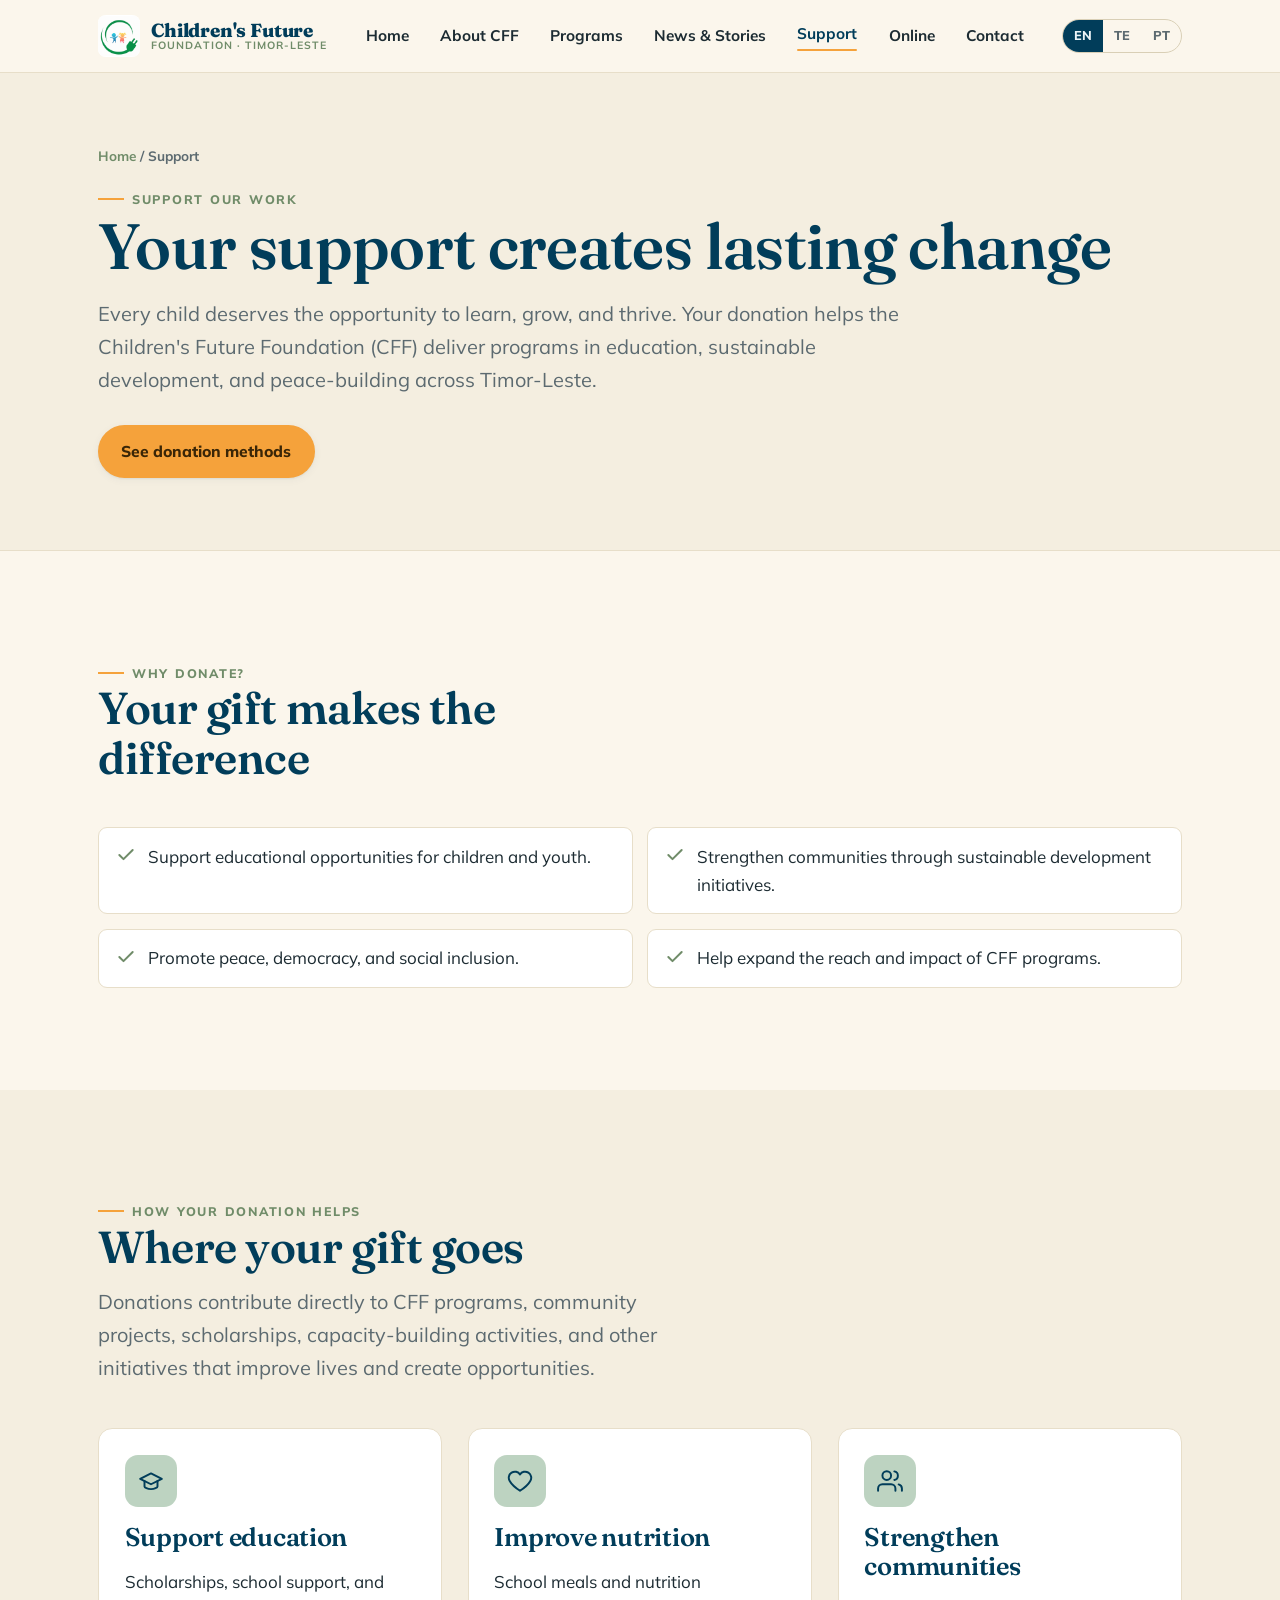
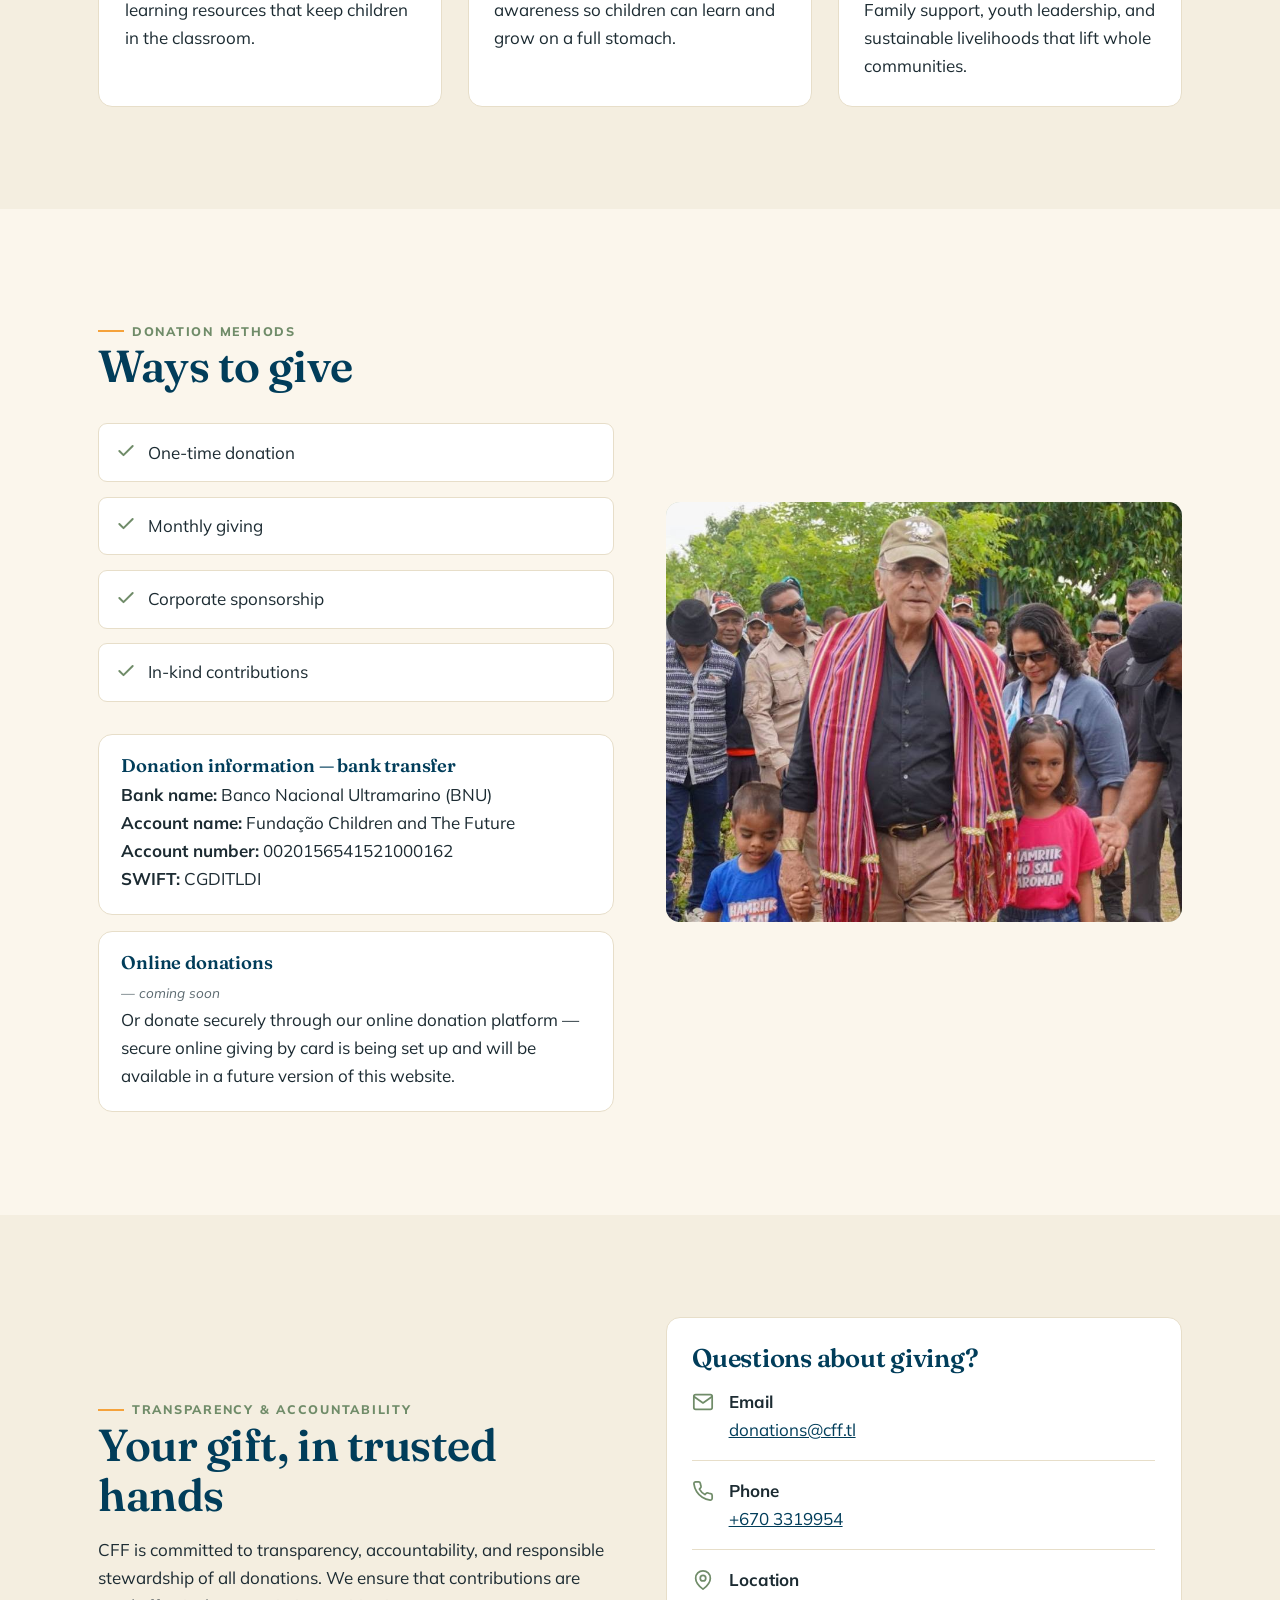
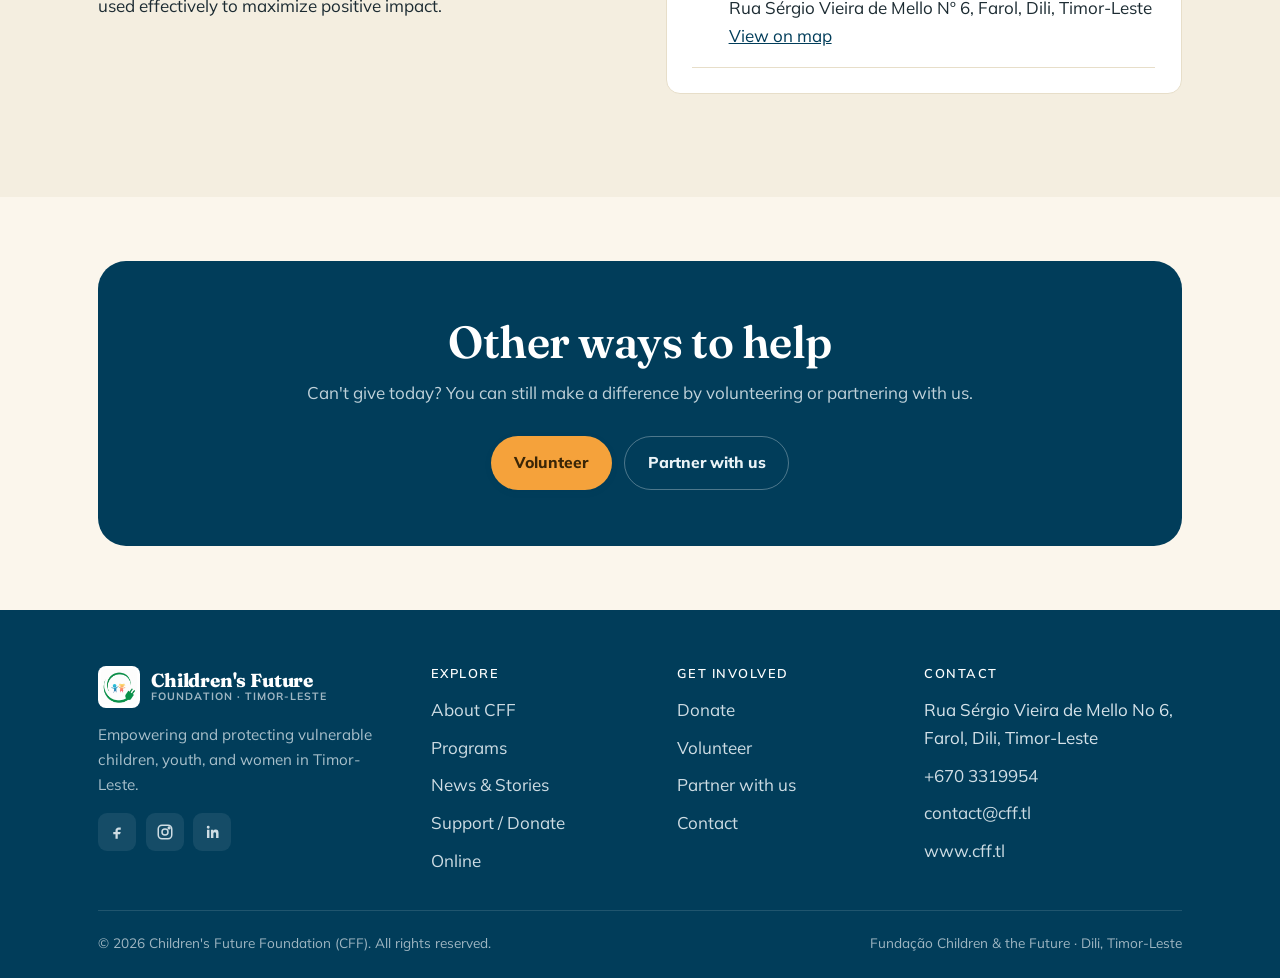
<file: donate.html>
<!DOCTYPE html>
<html lang="en">
<head>
  <meta charset="UTF-8" />
  <meta name="viewport" content="width=device-width, initial-scale=1.0" />
  <title>Support / Donate — Children's Future Foundation</title>
  <meta name="description" content="Support the Children's Future Foundation. Your donation helps fund education, sustainable development, and peace-building in Timor-Leste." />
  <link rel="preconnect" href="https://fonts.googleapis.com" />
  <link rel="preconnect" href="https://fonts.gstatic.com" crossorigin />
  <link href="https://fonts.googleapis.com/css2?family=Fraunces:ital,opsz,wght@0,9..144,400..700;1,9..144,400..600&family=Mulish:wght@400;500;700;800&display=swap" rel="stylesheet" />
  <link rel="stylesheet" href="assets/css/styles.css" />
  <link rel="icon" type="image/jpeg" href="assets/img/Logo.jpeg" />
</head>
<body class="page">
  <a class="skip-link" href="#main"><span data-lang-en>Skip to content</span><span data-lang-tt>Salta ba konteúdu</span><span data-lang-pt>Saltar para o conteúdo</span></a>

  <header class="site-header">
    <div class="wrap">
      <nav class="nav" data-open="false" aria-label="Primary">
        <a class="brand" href="index.html" aria-label="Children's Future Foundation — home">
          <img class="brand__mark" src="assets/img/Logo.jpeg" alt="Children's Future Foundation logo" width="42" height="42" />
          <span class="brand__name">Children's Future<small><span data-lang-en>Foundation · Timor-Leste</span><span data-lang-tt>Fundasaun · Timor-Leste</span><span data-lang-pt>Fundação · Timor-Leste</span></small></span>
        </a>
        <ul class="nav__links">
          <li><a href="index.html"><span data-lang-en>Home</span><span data-lang-tt>Inísiu</span><span data-lang-pt>Início</span></a></li>
          <li><a href="about.html"><span data-lang-en>About CFF</span><span data-lang-tt>Kona-ba CFF</span><span data-lang-pt>Sobre a CFF</span></a></li>
          <li><a href="programs.html"><span data-lang-en>Programs</span><span data-lang-tt>Programa</span><span data-lang-pt>Programas</span></a></li>
          <li><a href="news.html"><span data-lang-en>News &amp; Stories</span><span data-lang-tt>Notísia &amp; Istória</span><span data-lang-pt>Notícias &amp; Histórias</span></a></li>
          <li><a href="donate.html" aria-current="page"><span data-lang-en>Support</span><span data-lang-tt>Apoiu</span><span data-lang-pt>Apoiar</span></a></li>
          <li><a href="online.html"><span data-lang-en>Online</span><span data-lang-tt>Online</span><span data-lang-pt>Online</span></a></li>
          <li><a href="contact.html"><span data-lang-en>Contact</span><span data-lang-tt>Kontaktu</span><span data-lang-pt>Contacto</span></a></li>
          <!-- <li><span href="#" class="label-status">✅ Online</span></li> -->
        </ul>
        <div class="nav__actions">
          <div class="lang" role="group" aria-label="Language / Lian">
            <button type="button" data-lang-btn="en" aria-pressed="true">EN</button>
            <button type="button" data-lang-btn="tet" aria-pressed="false">TE</button>
            <button type="button" data-lang-btn="pt" aria-pressed="false">PT</button>
          </div>
          <button class="nav__toggle" aria-label="Toggle menu" aria-expanded="false">
            <svg viewBox="0 0 24 24" fill="none" stroke="currentColor" stroke-width="2.2" stroke-linecap="round"><path d="M3 6h18M3 12h18M3 18h18"/></svg>
          </button>
        </div>
      </nav>
    </div>
  </header>

  <main id="main">
    <section class="page-hero">
      <div class="wrap">
        <p class="breadcrumb"><a href="index.html"><span data-lang-en>Home</span><span data-lang-tt>Inísiu</span><span data-lang-pt>Início</span></a> / <span data-lang-en>Support</span><span data-lang-tt>Apoiu</span><span data-lang-pt>Apoiar</span></p>
        <span class="eyebrow"><span data-lang-en>Support our work</span><span data-lang-tt>Apoia ami-nia servisu</span><span data-lang-pt>Apoie o nosso trabalho</span></span>
        <h1><span data-lang-en>Your support creates lasting change</span><span data-lang-tt>Ita-nia apoiu kria mudansa ne'ebé hela nafatin</span><span data-lang-pt>O seu apoio cria uma mudança duradoura</span></h1>
        <p class="lede mt-1"><span data-lang-en>Every child deserves the opportunity to learn, grow, and thrive. Your donation helps the Children's Future Foundation (CFF) deliver programs in education, sustainable development, and peace-building across Timor-Leste.</span><span data-lang-tt>Labarik hotu merese oportunidade atu aprende, boot, no moris di'ak. Ita-nia doasaun ajuda Children's Future Foundation (CFF) atu lori programa iha edukasaun, dezenvolvimentu sustentavel, no harii dame iha Timor-Leste tomak.</span><span data-lang-pt>Cada criança merece a oportunidade de aprender, crescer e prosperar. O seu donativo ajuda a Children's Future Foundation (CFF) a desenvolver programas de educação, desenvolvimento sustentável e construção da paz por todo Timor-Leste.</span></p>
        <div class="hero__cta"><a class="btn btn--primary" href="#methods"><span data-lang-en>See donation methods</span><span data-lang-tt>Haree métodu doasaun</span><span data-lang-pt>Ver formas de doar</span></a></div>
      </div>
    </section>

    <!-- Why donate -->
    <section class="section">
      <div class="wrap">
        <div class="section-head">
          <span class="eyebrow"><span data-lang-en>Why donate?</span><span data-lang-tt>Tanba sá doa?</span><span data-lang-pt>Porquê doar?</span></span>
          <h2><span data-lang-en>Your gift makes the difference</span><span data-lang-tt>Ita-nia doasaun halo diferensa</span><span data-lang-pt>O seu donativo faz a diferença</span></h2>
        </div>
        <ul class="checklist grid cols-2">
          <li><svg viewBox="0 0 24 24" fill="none" stroke="currentColor" stroke-width="2.4" stroke-linecap="round" stroke-linejoin="round"><path d="M20 6 9 17l-5-5"/></svg><span data-lang-en>Support educational opportunities for children and youth.</span><span data-lang-tt>Apoia oportunidade edukasaun ba labarik no joven.</span><span data-lang-pt>Apoiar oportunidades educativas para crianças e jovens.</span></li>
          <li><svg viewBox="0 0 24 24" fill="none" stroke="currentColor" stroke-width="2.4" stroke-linecap="round" stroke-linejoin="round"><path d="M20 6 9 17l-5-5"/></svg><span data-lang-en>Strengthen communities through sustainable development initiatives.</span><span data-lang-tt>Hametin komunidade liuhusi inisiativa dezenvolvimentu sustentavel.</span><span data-lang-pt>Fortalecer as comunidades através de iniciativas de desenvolvimento sustentável.</span></li>
          <li><svg viewBox="0 0 24 24" fill="none" stroke="currentColor" stroke-width="2.4" stroke-linecap="round" stroke-linejoin="round"><path d="M20 6 9 17l-5-5"/></svg><span data-lang-en>Promote peace, democracy, and social inclusion.</span><span data-lang-tt>Promove dame, demokrasia, no inkluzaun sosiál.</span><span data-lang-pt>Promover a paz, a democracia e a inclusão social.</span></li>
          <li><svg viewBox="0 0 24 24" fill="none" stroke="currentColor" stroke-width="2.4" stroke-linecap="round" stroke-linejoin="round"><path d="M20 6 9 17l-5-5"/></svg><span data-lang-en>Help expand the reach and impact of CFF programs.</span><span data-lang-tt>Ajuda haboot ámbitu no impaktu programa CFF nian.</span><span data-lang-pt>Ajudar a ampliar o alcance e o impacto dos programas da CFF.</span></li>
        </ul>
      </div>
    </section>

    <!-- How your donation helps / where your gift goes -->
    <section class="section section--cream">
      <div class="wrap">
        <div class="section-head">
          <span class="eyebrow"><span data-lang-en>How your donation helps</span><span data-lang-tt>Oinsá ita-nia doasaun ajuda</span><span data-lang-pt>Como o seu donativo ajuda</span></span>
          <h2><span data-lang-en>Where your gift goes</span><span data-lang-tt>Ita-nia doasaun ba ne'ebé</span><span data-lang-pt>Para onde vai o seu donativo</span></h2>
          <p class="lede"><span data-lang-en>Donations contribute directly to CFF programs, community projects, scholarships, capacity-building activities, and other initiatives that improve lives and create opportunities.</span><span data-lang-tt>Doasaun kontribui diretamente ba programa CFF, projetu komunidade, bolsa estudu, atividade kapasitasaun, no inisiativa seluk ne'ebé hadi'a moris no kria oportunidade.</span><span data-lang-pt>Os donativos contribuem diretamente para os programas da CFF, projetos comunitários, bolsas de estudo, atividades de capacitação e outras iniciativas que melhoram vidas e criam oportunidades.</span></p>
        </div>
        <div class="grid cols-3">
          <article class="pcard reveal">
            <div class="pcard__icon"><svg viewBox="0 0 24 24" fill="none" stroke="currentColor" stroke-width="1.8" stroke-linecap="round" stroke-linejoin="round"><path d="M22 10 12 5 2 10l10 5 10-5Z"/><path d="M6 12v5c0 1 2.7 2.5 6 2.5s6-1.5 6-2.5v-5"/></svg></div>
            <h3><span data-lang-en>Support education</span><span data-lang-tt>Apoia edukasaun</span><span data-lang-pt>Apoiar a educação</span></h3>
            <p class="mt-1"><span data-lang-en>Scholarships, school support, and learning resources that keep children in the classroom.</span><span data-lang-tt>Bolsa estudu, apoiu eskolar, no rekursu aprendizajen ne'ebé mantein labarik iha sala-aula.</span><span data-lang-pt>Bolsas de estudo, apoio escolar e recursos de aprendizagem que mantêm as crianças na sala de aula.</span></p>
          </article>
          <article class="pcard reveal">
            <div class="pcard__icon"><svg viewBox="0 0 24 24" fill="none" stroke="currentColor" stroke-width="1.8" stroke-linecap="round" stroke-linejoin="round"><path d="M12 21s-7-4.5-9.5-9A5 5 0 0 1 12 6a5 5 0 0 1 9.5 6c-2.5 4.5-9.5 9-9.5 9Z"/></svg></div>
            <h3><span data-lang-en>Improve nutrition</span><span data-lang-tt>Hadi'a nutrisaun</span><span data-lang-pt>Melhorar a nutrição</span></h3>
            <p class="mt-1"><span data-lang-en>School meals and nutrition awareness so children can learn and grow on a full stomach.</span><span data-lang-tt>Etu eskola no konsiénsia nutrisaun atu labarik bele aprende no boot ho kabun nakonu.</span><span data-lang-pt>Refeições escolares e sensibilização nutricional para que as crianças possam aprender e crescer de barriga cheia.</span></p>
          </article>
          <article class="pcard reveal">
            <div class="pcard__icon"><svg viewBox="0 0 24 24" fill="none" stroke="currentColor" stroke-width="1.8" stroke-linecap="round" stroke-linejoin="round"><path d="M17 21v-2a4 4 0 0 0-4-4H5a4 4 0 0 0-4 4v2"/><circle cx="9" cy="7" r="4"/><path d="M23 21v-2a4 4 0 0 0-3-3.87M16 3.13A4 4 0 0 1 16 11"/></svg></div>
            <h3><span data-lang-en>Strengthen communities</span><span data-lang-tt>Hametin komunidade</span><span data-lang-pt>Fortalecer as comunidades</span></h3>
            <p class="mt-1"><span data-lang-en>Family support, youth leadership, and sustainable livelihoods that lift whole communities.</span><span data-lang-tt>Apoiu família, lideransa joven, no moris-di'ak sustentavel ne'ebé hasa'e komunidade tomak.</span><span data-lang-pt>Apoio às famílias, liderança jovem e meios de subsistência sustentáveis que elevam comunidades inteiras.</span></p>
          </article>
        </div>
      </div>
    </section>

    <!-- Ways to give + Donation information -->
    <section class="section" id="methods">
      <div class="wrap split">
        <div class="reveal">
          <span class="eyebrow"><span data-lang-en>Donation methods</span><span data-lang-tt>Métodu doasaun</span><span data-lang-pt>Formas de doar</span></span>
          <h2><span data-lang-en>Ways to give</span><span data-lang-tt>Dalan atu fó</span><span data-lang-pt>Maneiras de doar</span></h2>
          <ul class="checklist mt-2">
            <li><svg viewBox="0 0 24 24" fill="none" stroke="currentColor" stroke-width="2.4" stroke-linecap="round" stroke-linejoin="round"><path d="M20 6 9 17l-5-5"/></svg><span data-lang-en>One-time donation</span><span data-lang-tt>Doasaun dala-ida</span><span data-lang-pt>Donativo único</span></li>
            <li><svg viewBox="0 0 24 24" fill="none" stroke="currentColor" stroke-width="2.4" stroke-linecap="round" stroke-linejoin="round"><path d="M20 6 9 17l-5-5"/></svg><span data-lang-en>Monthly giving</span><span data-lang-tt>Doasaun fulan-fulan</span><span data-lang-pt>Doação mensal</span></li>
            <li><svg viewBox="0 0 24 24" fill="none" stroke="currentColor" stroke-width="2.4" stroke-linecap="round" stroke-linejoin="round"><path d="M20 6 9 17l-5-5"/></svg><span data-lang-en>Corporate sponsorship</span><span data-lang-tt>Patrosíniu korporativu</span><span data-lang-pt>Patrocínio empresarial</span></li>
            <li><svg viewBox="0 0 24 24" fill="none" stroke="currentColor" stroke-width="2.4" stroke-linecap="round" stroke-linejoin="round"><path d="M20 6 9 17l-5-5"/></svg><span data-lang-en>In-kind contributions</span><span data-lang-tt>Kontribuisaun iha espésie</span><span data-lang-pt>Contribuições em espécie</span></li>
          </ul>

          <div class="donate-methods mt-2">
            <div class="method">
              <h4><span data-lang-en>Donation information — bank transfer</span><span data-lang-tt>Informasaun doasaun — transferénsia banku</span><span data-lang-pt>Informação de doação — transferência bancária</span></h4>
              <p><strong><span data-lang-en>Bank name:</span><span data-lang-tt>Naran banku:</span><span data-lang-pt>Nome do banco:</span></strong> Banco Nacional Ultramarino (BNU)</p>
              <p><strong><span data-lang-en>Account name:</span><span data-lang-tt>Naran konta:</span><span data-lang-pt>Nome da conta:</span></strong> Fundação Children and The Future</p>
              <p><strong><span data-lang-en>Account number:</span><span data-lang-tt>Numeru konta:</span><span data-lang-pt>Número da conta:</span></strong> 0020156541521000162</p>
              <p><strong>SWIFT:</strong> CGDITLDI</p>
            </div>
            <div class="method">
              <h4><span data-lang-en>Online donations</span><span data-lang-tt>Doasaun online</span><span data-lang-pt>Doações online</span></h4> <span class="note"><span data-lang-en>— coming soon</span><span data-lang-tt>— mai lalais</span><span data-lang-pt>— brevemente</span></span>
              <p><span data-lang-en>Or donate securely through our online donation platform — secure online giving by card is being set up and will be available in a future version of this website.</span><span data-lang-tt>Ka doa ho seguru liuhusi ami-nia plataforma doasaun online — doasaun online seguru ho kartaun seidauk prontu no sei disponivel iha versaun website ne'e nian tuirmai.</span><span data-lang-pt>Ou doe de forma segura através da nossa plataforma de doação online — a doação online segura por cartão está a ser preparada e estará disponível numa versão futura deste site.</span></p>
            </div>
          </div>
        </div>
        <div class="reveal">
          <div class="ph ph--hero" data-label="Children supported by CFF" style="min-height:420px">
            <img src="assets/img/PHOTOS/CFF%20(6).jpg" alt="The founder walking hand in hand with two children" loading="lazy" style="object-position: center 25%;" />
          </div>
        </div>
      </div>
    </section>

    <!-- Transparency + contact -->
    <section class="section section--cream">
      <div class="wrap split">
        <div class="reveal">
          <span class="eyebrow"><span data-lang-en>Transparency &amp; accountability</span><span data-lang-tt>Transparénsia &amp; responsabilidade</span><span data-lang-pt>Transparência &amp; responsabilização</span></span>
          <h2><span data-lang-en>Your gift, in trusted hands</span><span data-lang-tt>Ita-nia doasaun, iha liman fiar</span><span data-lang-pt>O seu donativo, em mãos de confiança</span></h2>
          <p class="mt-1"><span data-lang-en>CFF is committed to transparency, accountability, and responsible stewardship of all donations. We ensure that contributions are used effectively to maximize positive impact.</span><span data-lang-tt>CFF kompromete ba transparénsia, responsabilidade, no jestaun responsavel ba doasaun hotu. Ami asegura katak kontribuisaun uza ho efetivu atu maksimiza impaktu pozitivu.</span><span data-lang-pt>A CFF está empenhada na transparência, na responsabilização e na gestão responsável de todos os donativos. Garantimos que as contribuições são utilizadas de forma eficaz para maximizar o impacto positivo.</span></p>
        </div>
        <div class="reveal">
          <div class="method" style="padding:1.6rem">
            <h3><span data-lang-en>Questions about giving?</span><span data-lang-tt>Pergunta kona-ba doasaun?</span><span data-lang-pt>Dúvidas sobre como doar?</span></h3>
            <div class="info-row">
              <svg viewBox="0 0 24 24" fill="none" stroke="currentColor" stroke-width="1.9" stroke-linecap="round" stroke-linejoin="round"><path d="M22 6 12 13 2 6"/><rect x="2" y="4" width="20" height="16" rx="2"/></svg>
              <div><strong>Email</strong><br><a href="mailto:donations@cff.tl">donations@cff.tl</a></div>
            </div>
            <div class="info-row">
              <svg viewBox="0 0 24 24" fill="none" stroke="currentColor" stroke-width="1.9" stroke-linecap="round" stroke-linejoin="round"><path d="M22 16.9v3a2 2 0 0 1-2.2 2 19.8 19.8 0 0 1-8.6-3.1 19.5 19.5 0 0 1-6-6A19.8 19.8 0 0 1 2.1 4.2 2 2 0 0 1 4.1 2h3a2 2 0 0 1 2 1.7c.1 1 .4 1.9.7 2.8a2 2 0 0 1-.5 2.1L8.1 9.9a16 16 0 0 0 6 6l1.3-1.2a2 2 0 0 1 2.1-.5c.9.3 1.8.6 2.8.7a2 2 0 0 1 1.7 2Z"/></svg>
              <div><strong><span data-lang-en>Phone</span><span data-lang-tt>Telefone</span><span data-lang-pt>Telefone</span></strong><br><a href="tel:+6703319954">+670 3319954</a></div>
            </div>
            <div class="info-row">
              <svg viewBox="0 0 24 24" fill="none" stroke="currentColor" stroke-width="1.9" stroke-linecap="round" stroke-linejoin="round"><path d="M20 10c0 6-8 12-8 12s-8-6-8-12a8 8 0 0 1 16 0Z"/><circle cx="12" cy="10" r="3"/></svg>
              <div><strong><span data-lang-en>Location</span><span data-lang-tt>Fatin</span><span data-lang-pt>Localização</span></strong><br>Rua Sérgio Vieira de Mello Nº 6, Farol, Dili, Timor-Leste<br><a href="https://maps.app.goo.gl/hhHc97uvJKVhPDsn8" target="_blank" rel="noopener"><span data-lang-en>View on map</span><span data-lang-tt>Haree iha mapa</span><span data-lang-pt>Ver no mapa</span></a></div>
            </div>
          </div>
        </div>
      </div>
    </section>

    <section class="section--tight">
      <div class="wrap">
        <div class="cta-banner reveal">
          <h2><span data-lang-en>Other ways to help</span><span data-lang-tt>Dalan seluk atu ajuda</span><span data-lang-pt>Outras formas de ajudar</span></h2>
          <p><span data-lang-en>Can't give today? You can still make a difference by volunteering or partnering with us.</span><span data-lang-tt>Labele fó ohin? Ita bele sei halo diferensa liuhusi sai voluntáriu ka parseiru ho ami.</span><span data-lang-pt>Não pode doar hoje? Pode na mesma fazer a diferença como voluntário ou em parceria connosco.</span></p>
          <div class="hero__cta">
            <a class="btn btn--primary" href="volunteer.html"><span data-lang-en>Volunteer</span><span data-lang-tt>Voluntáriu</span><span data-lang-pt>Voluntariado</span></a>
            <a class="btn btn--ghost" href="partner.html" style="color:#eaf3f7;border-color:rgba(255,255,255,.3)"><span data-lang-en>Partner with us</span><span data-lang-tt>Sai parseiru ho ami</span><span data-lang-pt>Seja nosso parceiro</span></a>
          </div>
        </div>
      </div>
    </section>
  </main>

  <footer class="site-footer">
    <div class="wrap">
      <div class="footer__grid">
        <div class="footer__brand">
          <a class="brand" href="index.html">
            <img class="brand__mark brand__mark--footer" src="assets/img/Logo.jpeg" alt="Children's Future Foundation logo" width="42" height="42" />
            <span class="brand__name">Children's Future<small style="color:#9fb6c2"><span data-lang-en>Foundation · Timor-Leste</span><span data-lang-tt>Fundasaun · Timor-Leste</span><span data-lang-pt>Fundação · Timor-Leste</span></small></span>
          </a>
          <p><span data-lang-en>Empowering and protecting vulnerable children, youth, and women in Timor-Leste.</span><span data-lang-tt>Fó kbiit no proteje labarik, joven, no feto vulneravel sira iha Timor-Leste.</span><span data-lang-pt>Capacitar e proteger crianças, jovens e mulheres vulneráveis em Timor-Leste.</span></p>
          <div class="social">
            <a href="https://www.facebook.com/share/1XjT3q9A2Z/?mibextid=wwXIfr" target="_blank" rel="noopener" aria-label="Facebook"><svg viewBox="0 0 24 24" fill="currentColor"><path d="M14 9h3V6h-3c-2.2 0-4 1.8-4 4v2H7v3h3v6h3v-6h3l1-3h-4v-2c0-.6.4-1 1-1Z"/></svg></a>
            <a href="#" aria-label="Instagram"><svg viewBox="0 0 24 24" fill="none" stroke="currentColor" stroke-width="2"><rect x="3" y="3" width="18" height="18" rx="5"/><circle cx="12" cy="12" r="4"/><circle cx="17.5" cy="6.5" r="1.2" fill="currentColor"/></svg></a>
            <a href="#" aria-label="LinkedIn"><svg viewBox="0 0 24 24" fill="currentColor"><path d="M6.94 7.5a1.94 1.94 0 1 1 0-3.88 1.94 1.94 0 0 1 0 3.88ZM5.3 9h3.3v11H5.3V9Zm5.2 0h3.16v1.5h.05c.44-.83 1.5-1.7 3.1-1.7 3.3 0 3.9 2.17 3.9 5V20h-3.3v-4.9c0-1.17 0-2.67-1.63-2.67-1.63 0-1.88 1.27-1.88 2.58V20h-3.3V9Z"/></svg></a>
          </div>
        </div>
        <div><h4><span data-lang-en>Explore</span><span data-lang-tt>Esplora</span><span data-lang-pt>Explorar</span></h4><ul class="footer__links">
          <li><a href="about.html"><span data-lang-en>About CFF</span><span data-lang-tt>Kona-ba CFF</span><span data-lang-pt>Sobre a CFF</span></a></li><li><a href="programs.html"><span data-lang-en>Programs</span><span data-lang-tt>Programa</span><span data-lang-pt>Programas</span></a></li>
          <li><a href="news.html"><span data-lang-en>News &amp; Stories</span><span data-lang-tt>Notísia &amp; Istória</span><span data-lang-pt>Notícias &amp; Histórias</span></a></li><li><a href="donate.html"><span data-lang-en>Support / Donate</span><span data-lang-tt>Apoiu / Doasaun</span><span data-lang-pt>Apoiar / Doar</span></a></li>
          <li><a href="online.html"><span data-lang-en>Online</span><span data-lang-tt>Online</span><span data-lang-pt>Online</span></a></li>
        </ul></div>
        <div><h4><span data-lang-en>Get involved</span><span data-lang-tt>Partisipa</span><span data-lang-pt>Participar</span></h4><ul class="footer__links">
          <li><a href="donate.html"><span data-lang-en>Donate</span><span data-lang-tt>Doa</span><span data-lang-pt>Doar</span></a></li><li><a href="volunteer.html"><span data-lang-en>Volunteer</span><span data-lang-tt>Voluntáriu</span><span data-lang-pt>Voluntariado</span></a></li>
          <li><a href="partner.html"><span data-lang-en>Partner with us</span><span data-lang-tt>Sai parseiru ho ami</span><span data-lang-pt>Seja nosso parceiro</span></a></li><li><a href="contact.html"><span data-lang-en>Contact</span><span data-lang-tt>Kontaktu</span><span data-lang-pt>Contacto</span></a></li>
        </ul></div>
        <div><h4><span data-lang-en>Contact</span><span data-lang-tt>Kontaktu</span><span data-lang-pt>Contacto</span></h4><ul class="footer__links">
          <li>Rua Sérgio Vieira de Mello No 6,<br>Farol, Dili, Timor-Leste</li>
          <li><a href="tel:+6703319954">+670 3319954</a></li>
          <li><a href="mailto:contact@cff.tl">contact@cff.tl</a></li>
          <li><a href="https://www.cff.tl">www.cff.tl</a></li>
        </ul></div>
      </div>
      <div class="footer__bottom">
        <span>© <span data-year>2026</span> Children's Future Foundation (CFF). <span data-lang-en>All rights reserved.</span><span data-lang-tt>Direitu hotu rezervadu.</span><span data-lang-pt>Todos os direitos reservados.</span></span>
        <span>Fundação Children &amp; the Future · Dili, Timor-Leste</span>
      </div>
    </div>
  </footer>

  <script src="assets/js/main.js"></script>
</body>
</html>
</file>
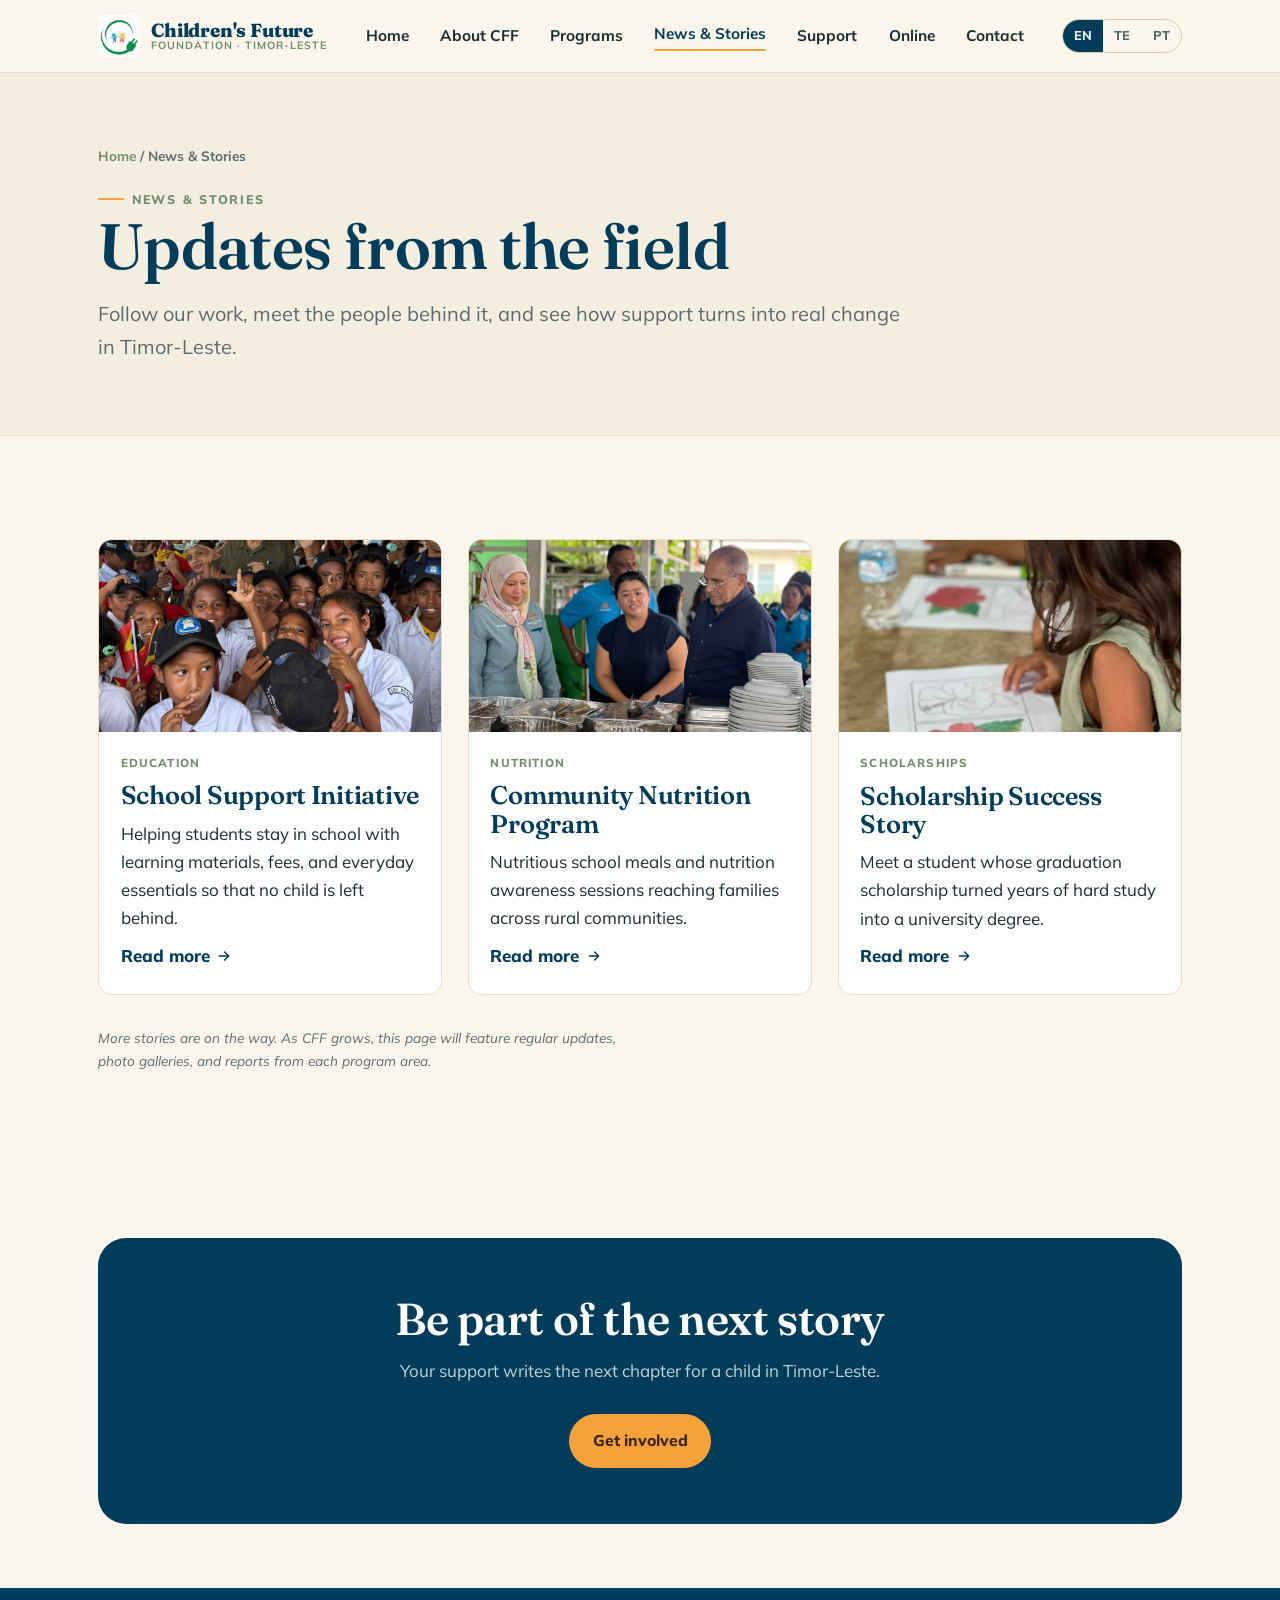
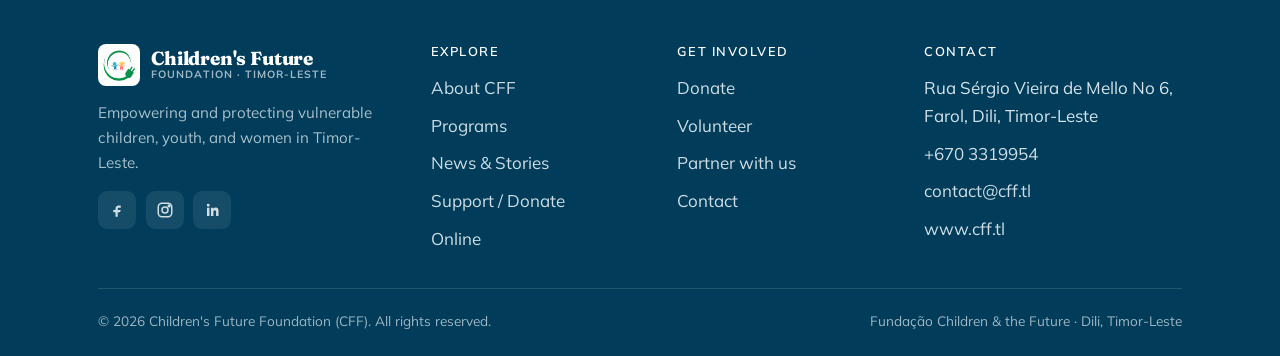
<file: news.html>
<!DOCTYPE html>
<html lang="en">
<head>
  <meta charset="UTF-8" />
  <meta name="viewport" content="width=device-width, initial-scale=1.0" />
  <title>News &amp; Stories — Children's Future Foundation</title>
  <meta name="description" content="News, updates, and stories from the Children's Future Foundation's work across Timor-Leste." />
  <link rel="preconnect" href="https://fonts.googleapis.com" />
  <link rel="preconnect" href="https://fonts.gstatic.com" crossorigin />
  <link href="https://fonts.googleapis.com/css2?family=Fraunces:ital,opsz,wght@0,9..144,400..700;1,9..144,400..600&family=Mulish:wght@400;500;700;800&display=swap" rel="stylesheet" />
  <link rel="stylesheet" href="assets/css/styles.css" />
  <link rel="icon" type="image/jpeg" href="assets/img/Logo.jpeg" />
</head>
<body class="page">
  <a class="skip-link" href="#main"><span data-lang-en>Skip to content</span><span data-lang-tt>Salta ba konteúdu</span><span data-lang-pt>Saltar para o conteúdo</span></a>

  <header class="site-header">
    <div class="wrap">
      <nav class="nav" data-open="false" aria-label="Primary">
        <a class="brand" href="index.html" aria-label="Children's Future Foundation — home">
          <img class="brand__mark" src="assets/img/Logo.jpeg" alt="Children's Future Foundation logo" width="42" height="42" />
          <span class="brand__name">Children's Future<small><span data-lang-en>Foundation · Timor-Leste</span><span data-lang-tt>Fundasaun · Timor-Leste</span><span data-lang-pt>Fundação · Timor-Leste</span></small></span>
        </a>
        <ul class="nav__links">
          <li><a href="index.html"><span data-lang-en>Home</span><span data-lang-tt>Inísiu</span><span data-lang-pt>Início</span></a></li>
          <li><a href="about.html"><span data-lang-en>About CFF</span><span data-lang-tt>Kona-ba CFF</span><span data-lang-pt>Sobre a CFF</span></a></li>
          <li><a href="programs.html"><span data-lang-en>Programs</span><span data-lang-tt>Programa</span><span data-lang-pt>Programas</span></a></li>
          <li><a href="news.html" aria-current="page"><span data-lang-en>News &amp; Stories</span><span data-lang-tt>Notísia &amp; Istória</span><span data-lang-pt>Notícias &amp; Histórias</span></a></li>
          <li><a href="donate.html"><span data-lang-en>Support</span><span data-lang-tt>Apoiu</span><span data-lang-pt>Apoiar</span></a></li>
          <li><a href="online.html"><span data-lang-en>Online</span><span data-lang-tt>Online</span><span data-lang-pt>Online</span></a></li>
          <li><a href="contact.html"><span data-lang-en>Contact</span><span data-lang-tt>Kontaktu</span><span data-lang-pt>Contacto</span></a></li>
          <!-- <li><span href="#" class="label-status">✅ Online</span></li> -->
        </ul>
        <div class="nav__actions">
          <div class="lang" role="group" aria-label="Language / Lian">
            <button type="button" data-lang-btn="en" aria-pressed="true">EN</button>
            <button type="button" data-lang-btn="tet" aria-pressed="false">TE</button>
            <button type="button" data-lang-btn="pt" aria-pressed="false">PT</button>
          </div>
          <button class="nav__toggle" aria-label="Toggle menu" aria-expanded="false">
            <svg viewBox="0 0 24 24" fill="none" stroke="currentColor" stroke-width="2.2" stroke-linecap="round"><path d="M3 6h18M3 12h18M3 18h18"/></svg>
          </button>
        </div>
      </nav>
    </div>
  </header>

  <main id="main">
    <section class="page-hero">
      <div class="wrap">
        <p class="breadcrumb"><a href="index.html"><span data-lang-en>Home</span><span data-lang-tt>Inísiu</span><span data-lang-pt>Início</span></a> / <span data-lang-en>News &amp; Stories</span><span data-lang-tt>Notísia &amp; Istória</span><span data-lang-pt>Notícias &amp; Histórias</span></p>
        <span class="eyebrow"><span data-lang-en>News &amp; stories</span><span data-lang-tt>Notísia &amp; istória</span><span data-lang-pt>Notícias &amp; histórias</span></span>
        <h1><span data-lang-en>Updates from the field</span><span data-lang-tt>Atualizasaun husi terenu</span><span data-lang-pt>Atualizações do terreno</span></h1>
        <p class="lede mt-1"><span data-lang-en>Follow our work, meet the people behind it, and see how support turns into real change in Timor-Leste.</span><span data-lang-tt>Akompaña ami-nia servisu, hasoru ema sira iha kotuk, no haree oinsá apoiu sai mudansa loos iha Timor-Leste.</span><span data-lang-pt>Acompanhe o nosso trabalho, conheça as pessoas por trás dele e veja como o apoio se transforma em mudança real em Timor-Leste.</span></p>
      </div>
    </section>

    <section class="section">
      <div class="wrap">
        <div class="grid cols-3">
          <article class="card reveal">
            <div class="ph ph--wide" data-label="School support photo">
              <img src="assets/img/PHOTOS/CFF%20(5).jpg" alt="Schoolchildren in uniform welcoming CFF with Timor-Leste flags" loading="lazy" />
            </div>
            <div class="card__body">
              <span class="card__tag"><span data-lang-en>Education</span><span data-lang-tt>Edukasaun</span><span data-lang-pt>Educação</span></span>
              <h3><span data-lang-en>School Support Initiative</span><span data-lang-tt>Inisiativa Apoiu Eskolar</span><span data-lang-pt>Iniciativa de Apoio Escolar</span></h3>
              <p><span data-lang-en>Helping students stay in school with learning materials, fees, and everyday essentials so that no child is left behind.</span><span data-lang-tt>Ajuda estudante sira kontinua eskola ho material aprendizajen, propina, no nesesidade loroloron atu labarik ida labele hela kotuk.</span><span data-lang-pt>A ajudar os alunos a permanecer na escola com materiais de aprendizagem, propinas e bens essenciais do dia a dia, para que nenhuma criança fique para trás.</span></p>
              <a class="card__link" href="#"><span data-lang-en>Read more</span><span data-lang-tt>Lee tan</span><span data-lang-pt>Ler mais</span>
                <svg class="ic" viewBox="0 0 24 24" fill="none" stroke="currentColor" stroke-width="2.2" stroke-linecap="round" stroke-linejoin="round"><path d="M5 12h14M13 6l6 6-6 6"/></svg></a>
            </div>
          </article>
          <article class="card reveal">
            <div class="ph ph--wide" data-label="Community meal photo">
              <img src="assets/img/PHOTOS/CFF%2024.jpg" alt="CFF staff serving meals at a community feeding program" loading="lazy" />
            </div>
            <div class="card__body">
              <span class="card__tag"><span data-lang-en>Nutrition</span><span data-lang-tt>Nutrisaun</span><span data-lang-pt>Nutrição</span></span>
              <h3><span data-lang-en>Community Nutrition Program</span><span data-lang-tt>Programa Nutrisaun Komunidade</span><span data-lang-pt>Programa de Nutrição Comunitária</span></h3>
              <p><span data-lang-en>Nutritious school meals and nutrition awareness sessions reaching families across rural communities.</span><span data-lang-tt>Etu eskola nutritivu no sesaun konsiénsia nutrisaun ne'ebé to'o ba família iha komunidade rurál tomak.</span><span data-lang-pt>Refeições escolares nutritivas e sessões de sensibilização nutricional que chegam às famílias em comunidades rurais.</span></p>
              <a class="card__link" href="#"><span data-lang-en>Read more</span><span data-lang-tt>Lee tan</span><span data-lang-pt>Ler mais</span>
                <svg class="ic" viewBox="0 0 24 24" fill="none" stroke="currentColor" stroke-width="2.2" stroke-linecap="round" stroke-linejoin="round"><path d="M5 12h14M13 6l6 6-6 6"/></svg></a>
            </div>
          </article>
          <article class="card reveal">
            <div class="ph ph--wide" data-label="Scholarship student photo">
              <img src="assets/img/PHOTOS/CFF%2026.jpg" alt="A child colouring during a CFF learning activity" loading="lazy" />
            </div>
            <div class="card__body">
              <span class="card__tag"><span data-lang-en>Scholarships</span><span data-lang-tt>Bolsa estudu</span><span data-lang-pt>Bolsas de estudo</span></span>
              <h3><span data-lang-en>Scholarship Success Story</span><span data-lang-tt>Istória Susesu Bolsa Estudu</span><span data-lang-pt>História de Sucesso de Bolsa de Estudo</span></h3>
              <p><span data-lang-en>Meet a student whose graduation scholarship turned years of hard study into a university degree.</span><span data-lang-tt>Hasoru estudante ida ne'ebé nia bolsa graduasaun muda tinan barak estudu makaas ba grau universidade.</span><span data-lang-pt>Conheça um aluno cuja bolsa de graduação transformou anos de estudo árduo num diploma universitário.</span></p>
              <a class="card__link" href="#"><span data-lang-en>Read more</span><span data-lang-tt>Lee tan</span><span data-lang-pt>Ler mais</span>
                <svg class="ic" viewBox="0 0 24 24" fill="none" stroke="currentColor" stroke-width="2.2" stroke-linecap="round" stroke-linejoin="round"><path d="M5 12h14M13 6l6 6-6 6"/></svg></a>
            </div>
          </article>
        </div>

        <p class="note mt-2"><span data-lang-en>More stories are on the way. As CFF grows, this page will feature regular updates, photo galleries, and reports from each program area.</span><span data-lang-tt>Istória barak tan sei mai. Bainhira CFF boot, pájina ida-ne'e sei iha atualizasaun regulár, galeria foto, no relatóriu husi área programa kada ida.</span><span data-lang-pt>Mais histórias estão a caminho. À medida que a CFF cresce, esta página apresentará atualizações regulares, galerias de fotografias e relatórios de cada área de programa.</span></p>
      </div>
    </section>

    <section class="section--tight">
      <div class="wrap">
        <div class="cta-banner reveal">
          <h2><span data-lang-en>Be part of the next story</span><span data-lang-tt>Sai parte istória tuirmai nian</span><span data-lang-pt>Faça parte da próxima história</span></h2>
          <p><span data-lang-en>Your support writes the next chapter for a child in Timor-Leste.</span><span data-lang-tt>Ita-nia apoiu hakerek kapítulu tuirmai ba labarik ida iha Timor-Leste.</span><span data-lang-pt>O seu apoio escreve o próximo capítulo para uma criança em Timor-Leste.</span></p>
          <div class="hero__cta">
            <a class="btn btn--primary" href="contact.html"><span data-lang-en>Get involved</span><span data-lang-tt>Partisipa</span><span data-lang-pt>Participar</span></a>
          </div>
        </div>
      </div>
    </section>
  </main>

  <footer class="site-footer">
    <div class="wrap">
      <div class="footer__grid">
        <div class="footer__brand">
          <a class="brand" href="index.html">
            <img class="brand__mark brand__mark--footer" src="assets/img/Logo.jpeg" alt="Children's Future Foundation logo" width="42" height="42" />
            <span class="brand__name">Children's Future<small style="color:#9fb6c2"><span data-lang-en>Foundation · Timor-Leste</span><span data-lang-tt>Fundasaun · Timor-Leste</span><span data-lang-pt>Fundação · Timor-Leste</span></small></span>
          </a>
          <p><span data-lang-en>Empowering and protecting vulnerable children, youth, and women in Timor-Leste.</span><span data-lang-tt>Fó kbiit no proteje labarik, joven, no feto vulneravel sira iha Timor-Leste.</span><span data-lang-pt>Capacitar e proteger crianças, jovens e mulheres vulneráveis em Timor-Leste.</span></p>
          <div class="social">
            <a href="https://www.facebook.com/share/1XjT3q9A2Z/?mibextid=wwXIfr" target="_blank" rel="noopener" aria-label="Facebook"><svg viewBox="0 0 24 24" fill="currentColor"><path d="M14 9h3V6h-3c-2.2 0-4 1.8-4 4v2H7v3h3v6h3v-6h3l1-3h-4v-2c0-.6.4-1 1-1Z"/></svg></a>
            <a href="#" aria-label="Instagram"><svg viewBox="0 0 24 24" fill="none" stroke="currentColor" stroke-width="2"><rect x="3" y="3" width="18" height="18" rx="5"/><circle cx="12" cy="12" r="4"/><circle cx="17.5" cy="6.5" r="1.2" fill="currentColor"/></svg></a>
            <a href="#" aria-label="LinkedIn"><svg viewBox="0 0 24 24" fill="currentColor"><path d="M6.94 7.5a1.94 1.94 0 1 1 0-3.88 1.94 1.94 0 0 1 0 3.88ZM5.3 9h3.3v11H5.3V9Zm5.2 0h3.16v1.5h.05c.44-.83 1.5-1.7 3.1-1.7 3.3 0 3.9 2.17 3.9 5V20h-3.3v-4.9c0-1.17 0-2.67-1.63-2.67-1.63 0-1.88 1.27-1.88 2.58V20h-3.3V9Z"/></svg></a>
          </div>
        </div>
        <div><h4><span data-lang-en>Explore</span><span data-lang-tt>Esplora</span><span data-lang-pt>Explorar</span></h4><ul class="footer__links">
          <li><a href="about.html"><span data-lang-en>About CFF</span><span data-lang-tt>Kona-ba CFF</span><span data-lang-pt>Sobre a CFF</span></a></li><li><a href="programs.html"><span data-lang-en>Programs</span><span data-lang-tt>Programa</span><span data-lang-pt>Programas</span></a></li>
          <li><a href="news.html"><span data-lang-en>News &amp; Stories</span><span data-lang-tt>Notísia &amp; Istória</span><span data-lang-pt>Notícias &amp; Histórias</span></a></li><li><a href="donate.html"><span data-lang-en>Support / Donate</span><span data-lang-tt>Apoiu / Doasaun</span><span data-lang-pt>Apoiar / Doar</span></a></li>
          <li><a href="online.html"><span data-lang-en>Online</span><span data-lang-tt>Online</span><span data-lang-pt>Online</span></a></li>
        </ul></div>
        <div><h4><span data-lang-en>Get involved</span><span data-lang-tt>Partisipa</span><span data-lang-pt>Participar</span></h4><ul class="footer__links">
          <li><a href="donate.html"><span data-lang-en>Donate</span><span data-lang-tt>Doa</span><span data-lang-pt>Doar</span></a></li><li><a href="volunteer.html"><span data-lang-en>Volunteer</span><span data-lang-tt>Voluntáriu</span><span data-lang-pt>Voluntariado</span></a></li>
          <li><a href="partner.html"><span data-lang-en>Partner with us</span><span data-lang-tt>Sai parseiru ho ami</span><span data-lang-pt>Seja nosso parceiro</span></a></li><li><a href="contact.html"><span data-lang-en>Contact</span><span data-lang-tt>Kontaktu</span><span data-lang-pt>Contacto</span></a></li>
        </ul></div>
        <div><h4><span data-lang-en>Contact</span><span data-lang-tt>Kontaktu</span><span data-lang-pt>Contacto</span></h4><ul class="footer__links">
          <li>Rua Sérgio Vieira de Mello No 6,<br>Farol, Dili, Timor-Leste</li>
          <li><a href="tel:+6703319954">+670 3319954</a></li>
          <li><a href="mailto:contact@cff.tl">contact@cff.tl</a></li>
          <li><a href="https://www.cff.tl">www.cff.tl</a></li>
        </ul></div>
      </div>
      <div class="footer__bottom">
        <span>© <span data-year>2026</span> Children's Future Foundation (CFF). <span data-lang-en>All rights reserved.</span><span data-lang-tt>Direitu hotu rezervadu.</span><span data-lang-pt>Todos os direitos reservados.</span></span>
        <span>Fundação Children &amp; the Future · Dili, Timor-Leste</span>
      </div>
    </div>
  </footer>

  <script src="assets/js/main.js"></script>
</body>
</html>
</file>
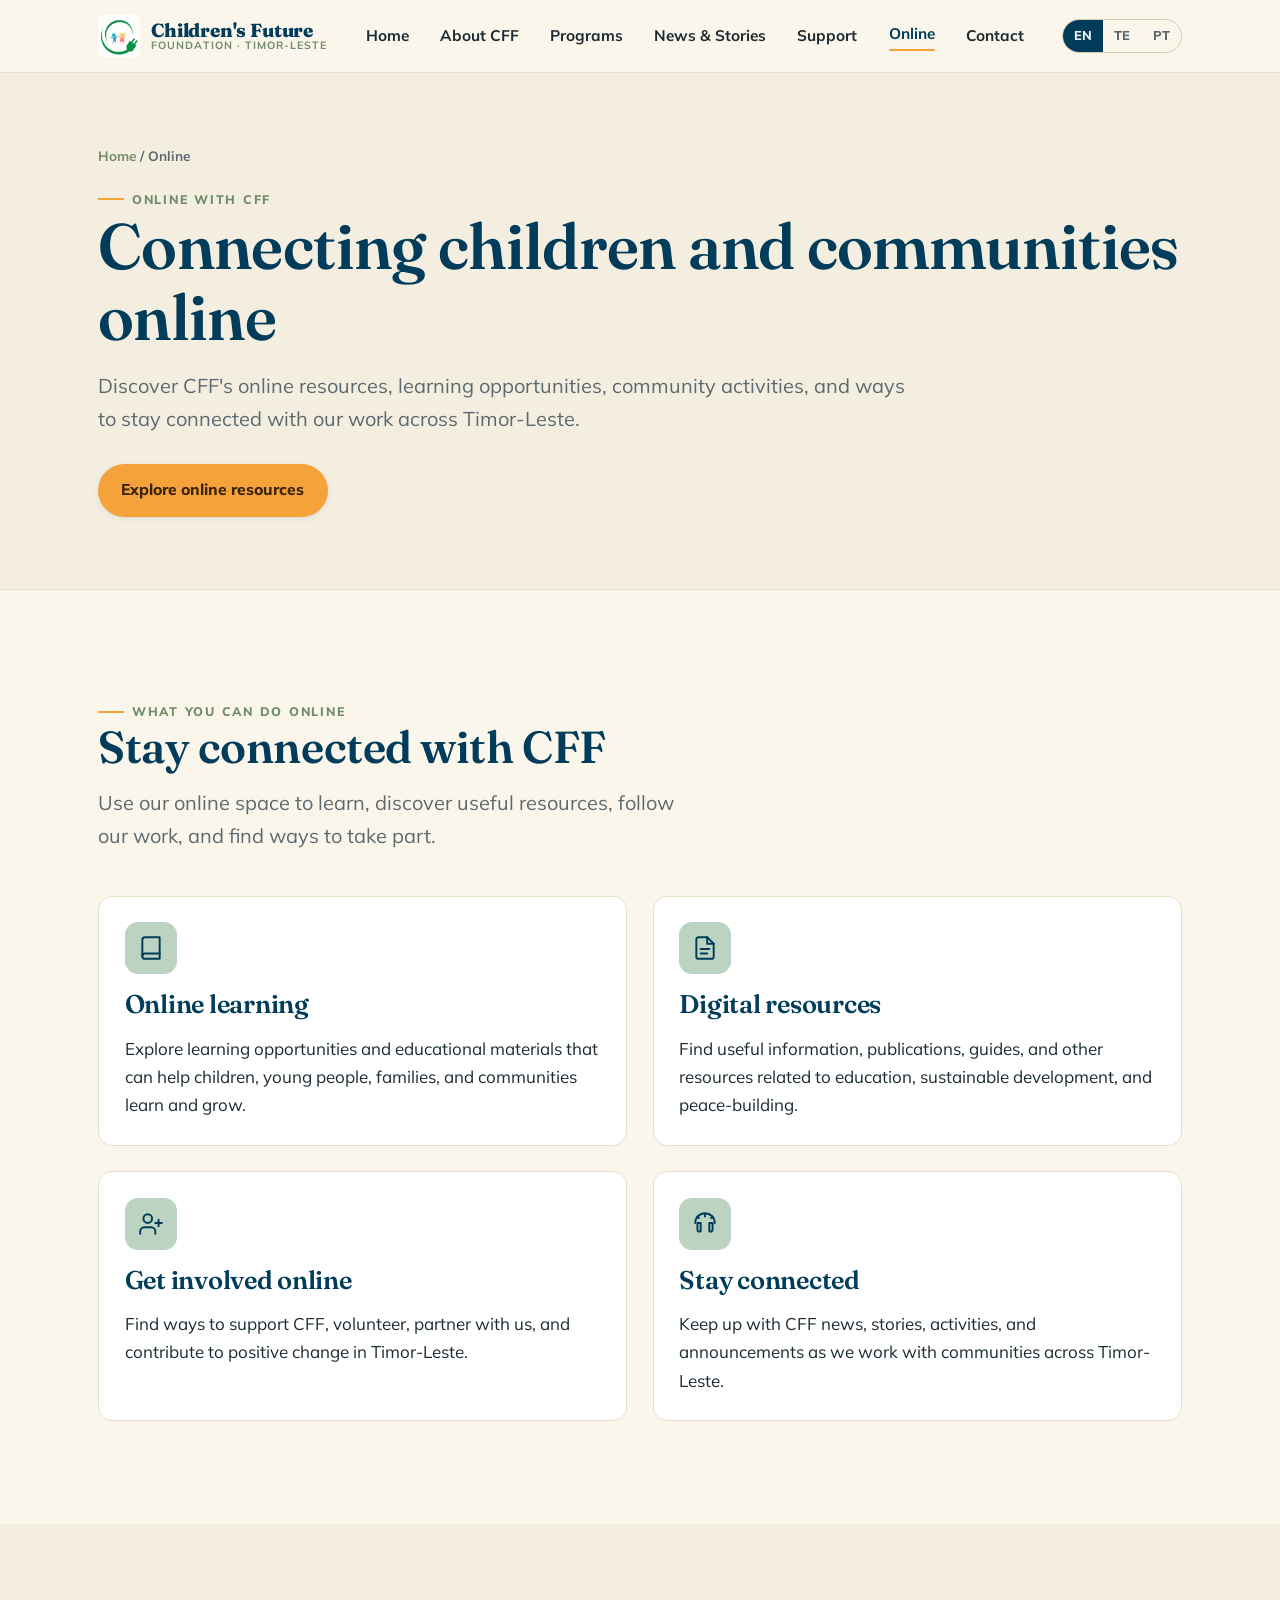
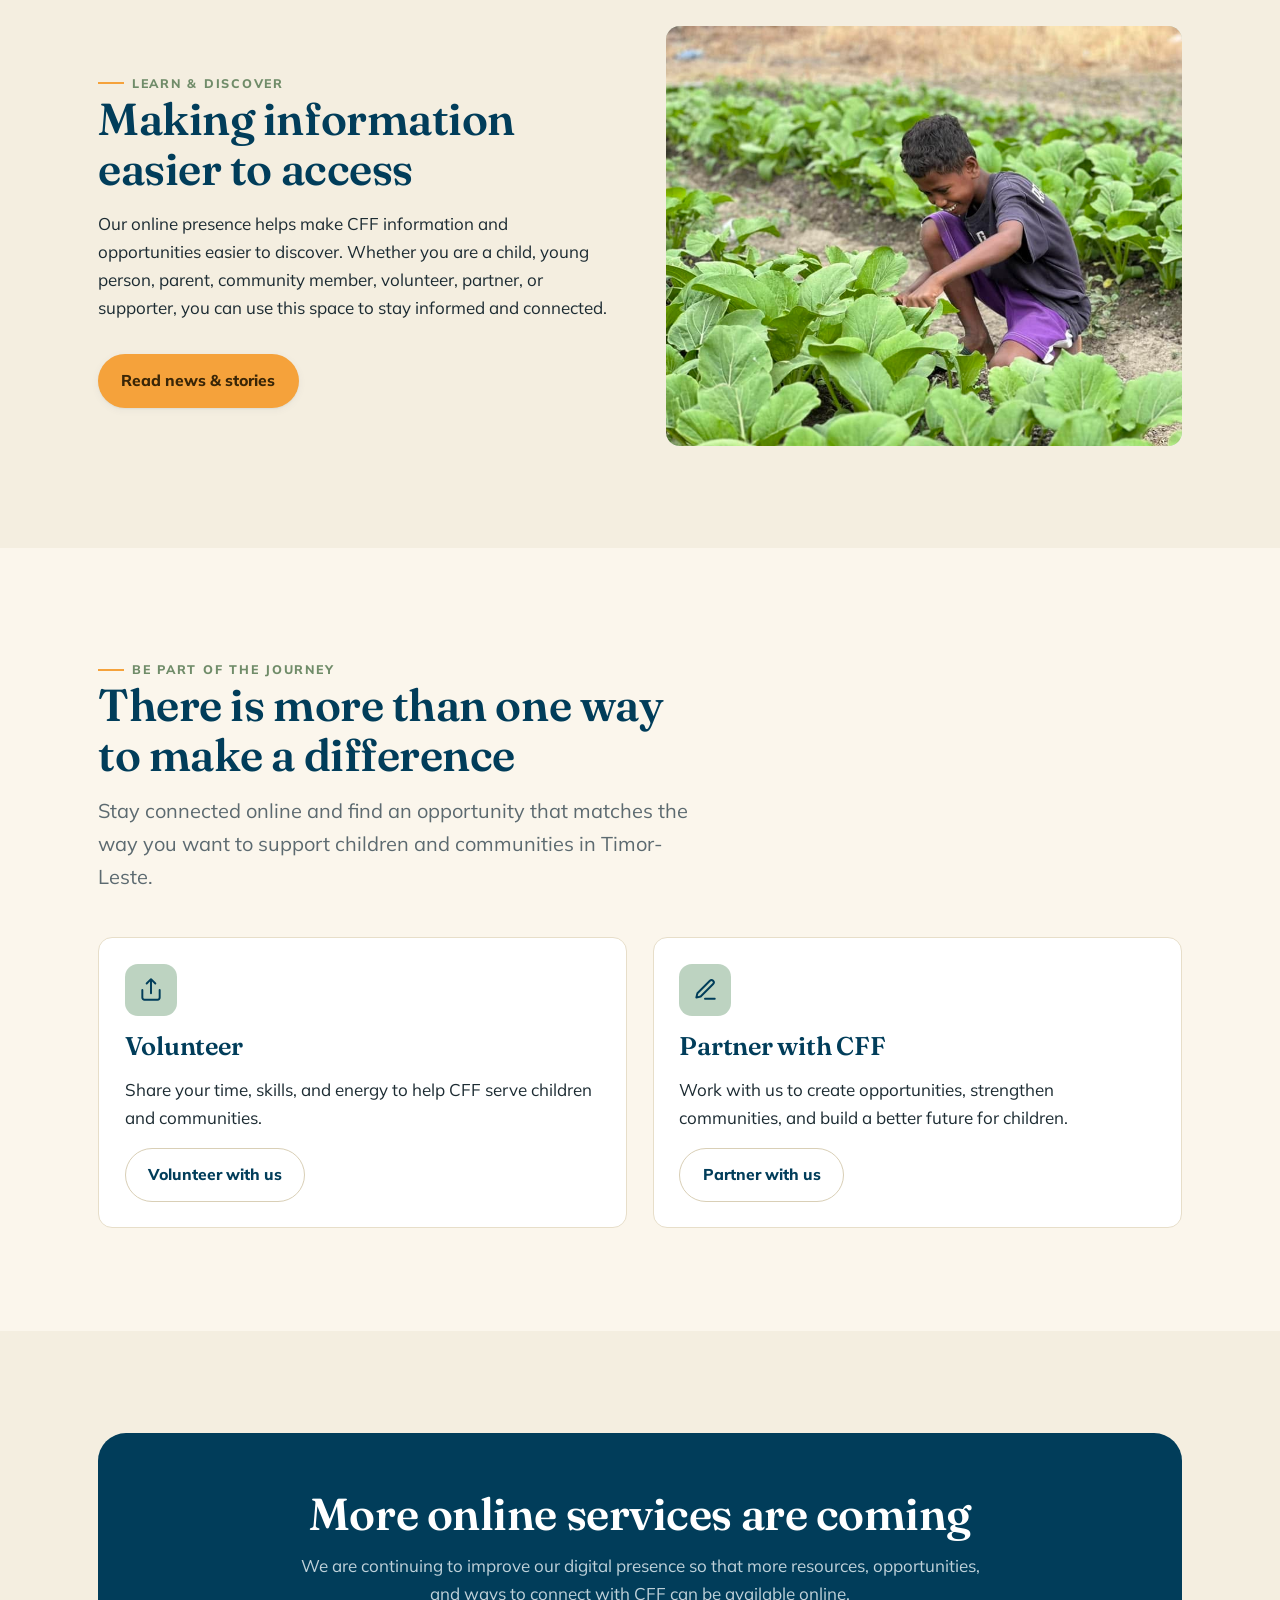
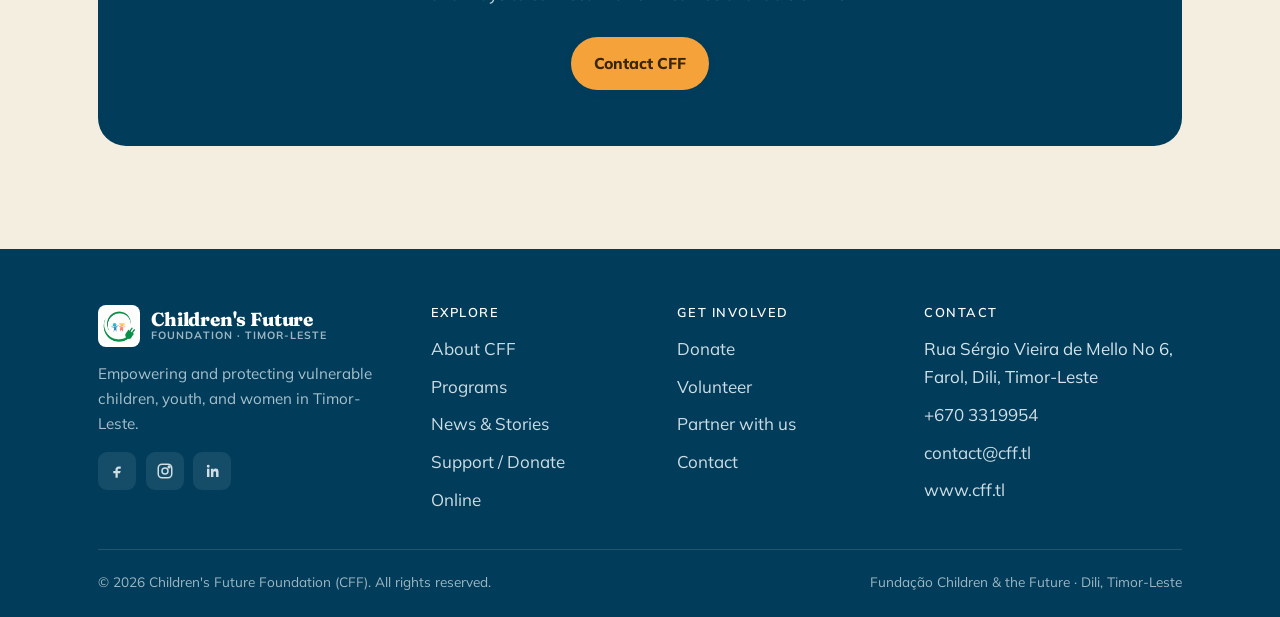
<file: online.html>
<!DOCTYPE html>
<html lang="en">
<head>
  <meta charset="UTF-8" />
  <meta name="viewport" content="width=device-width, initial-scale=1.0" />
  <title>Online — Children's Future Foundation</title>
  <meta name="description" content="Support the Children's Future Foundation. Your donation helps fund education, sustainable development, and peace-building in Timor-Leste." />
  <link rel="preconnect" href="https://fonts.googleapis.com" />
  <link rel="preconnect" href="https://fonts.gstatic.com" crossorigin />
  <link href="https://fonts.googleapis.com/css2?family=Fraunces:ital,opsz,wght@0,9..144,400..700;1,9..144,400..600&family=Mulish:wght@400;500;700;800&display=swap" rel="stylesheet" />
  <link rel="stylesheet" href="assets/css/styles.css" />
  <link rel="icon" type="image/jpeg" href="assets/img/Logo.jpeg" />
</head>
<body class="page">
  <a class="skip-link" href="#main"><span data-lang-en>Skip to content</span><span data-lang-tt>Salta ba konteúdu</span><span data-lang-pt>Saltar para o conteúdo</span></a>

  <header class="site-header">
    <div class="wrap">
      <nav class="nav" data-open="false" aria-label="Primary">
        <a class="brand" href="index.html" aria-label="Children's Future Foundation — home">
          <img class="brand__mark" src="assets/img/Logo.jpeg" alt="Children's Future Foundation logo" width="42" height="42" />
          <span class="brand__name">Children's Future<small><span data-lang-en>Foundation · Timor-Leste</span><span data-lang-tt>Fundasaun · Timor-Leste</span><span data-lang-pt>Fundação · Timor-Leste</span></small></span>
        </a>
        <ul class="nav__links">
          <li><a href="index.html"><span data-lang-en>Home</span><span data-lang-tt>Inísiu</span><span data-lang-pt>Início</span></a></li>
          <li><a href="about.html"><span data-lang-en>About CFF</span><span data-lang-tt>Kona-ba CFF</span><span data-lang-pt>Sobre a CFF</span></a></li>
          <li><a href="programs.html"><span data-lang-en>Programs</span><span data-lang-tt>Programa</span><span data-lang-pt>Programas</span></a></li>
          <li><a href="news.html"><span data-lang-en>News &amp; Stories</span><span data-lang-tt>Notísia &amp; Istória</span><span data-lang-pt>Notícias &amp; Histórias</span></a></li>
          <li><a href="donate.html"><span data-lang-en>Support</span><span data-lang-tt>Apoiu</span><span data-lang-pt>Apoiar</span></a></li>
          <li><a href="online.html" aria-current="page"><span data-lang-en>Online</span><span data-lang-tt>Online</span><span data-lang-pt>Online</span></a></li>
          <li><a href="contact.html"><span data-lang-en>Contact</span><span data-lang-tt>Kontaktu</span><span data-lang-pt>Contacto</span></a></li>
          <!-- <li><span href="#" class="label-status">✅ Online</span></li> -->
        </ul>
        <div class="nav__actions">
          <div class="lang" role="group" aria-label="Language / Lian">
            <button type="button" data-lang-btn="en" aria-pressed="true">EN</button>
            <button type="button" data-lang-btn="tet" aria-pressed="false">TE</button>
            <button type="button" data-lang-btn="pt" aria-pressed="false">PT</button>
          </div>
          <button class="nav__toggle" aria-label="Toggle menu" aria-expanded="false">
            <svg viewBox="0 0 24 24" fill="none" stroke="currentColor" stroke-width="2.2" stroke-linecap="round"><path d="M3 6h18M3 12h18M3 18h18"/></svg>
          </button>
        </div>
      </nav>
    </div>
  </header>

  <main id="main">
    <section class="page-hero">
      <div class="wrap">
        <p class="breadcrumb"><a href="index.html"><span data-lang-en>Home</span><span data-lang-tt>Inísiu</span><span data-lang-pt>Início</span></a> / <span data-lang-en>Online</span><span data-lang-tt>Online</span><span data-lang-pt>Online</span></p>

        <span class="eyebrow"><span data-lang-en>ONLINE WITH CFF</span><span data-lang-tt>ONLINE HO CFF</span><span data-lang-pt>ONLINE COM A CFF</span></span>

        <h1><span data-lang-en>Connecting children and communities online</span><span data-lang-tt>Liga labarik no komunidade sira liu husi online</span><span data-lang-pt>Ligando crianças e comunidades online</span></h1>

        <p class="lede mt-1">
          <span data-lang-en>Discover CFF's online resources, learning opportunities, community activities, and ways to stay connected with our work across Timor-Leste.</span>
          <span data-lang-tt>Deskobre rekursu online CFF, oportunidade aprendizajen, atividade komunidade, no dalan atu nafatin liga ho ami-nia servisu iha Timor-Leste tomak.</span>
          <span data-lang-pt>Descubra os recursos online da CFF, oportunidades de aprendizagem, atividades comunitárias e formas de acompanhar o nosso trabalho em todo Timor-Leste.</span>
        </p>

        <div class="hero__cta">
          <a class="btn btn--primary" href="#online-resources">
            <span data-lang-en>Explore online resources</span>
            <span data-lang-tt>Haree rekursu online</span>
            <span data-lang-pt>Explorar recursos online</span>
          </a>
        </div>
      </div>
    </section>

    <!-- Online resources -->
    <section class="section" id="online-resources">
      <div class="wrap">
        <div class="section-head">
          <span class="eyebrow"><span data-lang-en>What you can do online</span><span data-lang-tt>Saida mak ita bele halo online</span><span data-lang-pt>O que pode fazer online</span></span>
          <h2><span data-lang-en>Stay connected with CFF</span><span data-lang-tt>Nafatin liga ho CFF</span><span data-lang-pt>Mantenha-se ligado à CFF</span></h2>
          <p class="lede">
            <span data-lang-en>Use our online space to learn, discover useful resources, follow our work, and find ways to take part.</span>
            <span data-lang-tt>Uza ami-nia espasu online atu aprende, deskobre rekursu útil, tuir ami-nia servisu, no hetan dalan atu partisipa.</span>
            <span data-lang-pt>Use o nosso espaço online para aprender, descobrir recursos úteis, acompanhar o nosso trabalho e encontrar formas de participar.</span>
          </p>
        </div>

        <div class="grid cols-2">
          <article class="pcard reveal">
            <div class="pcard__icon">
              <svg viewBox="0 0 24 24" fill="none" stroke="currentColor" stroke-width="1.8" stroke-linecap="round" stroke-linejoin="round">
                <path d="M4 19.5A2.5 2.5 0 0 1 6.5 17H20"/>
                <path d="M6.5 2H20v20H6.5A2.5 2.5 0 0 1 4 19.5v-15A2.5 2.5 0 0 1 6.5 2Z"/>
              </svg>
            </div>
            <h3><span data-lang-en>Online learning</span><span data-lang-tt>Aprendizajen online</span><span data-lang-pt>Aprendizagem online</span></h3>
            <p class="mt-1">
              <span data-lang-en>Explore learning opportunities and educational materials that can help children, young people, families, and communities learn and grow.</span>
              <span data-lang-tt>Deskobre oportunidade aprendizajen no materiál edukativu ne'ebé bele ajuda labarik, joven, família, no komunidade sira aprende no dezenvolve.</span>
              <span data-lang-pt>Explore oportunidades de aprendizagem e materiais educativos que podem ajudar crianças, jovens, famílias e comunidades a aprender e crescer.</span>
            </p>
          </article>

          <article class="pcard reveal">
            <div class="pcard__icon">
              <svg viewBox="0 0 24 24" fill="none" stroke="currentColor" stroke-width="1.8" stroke-linecap="round" stroke-linejoin="round">
                <path d="M14 2H6a2 2 0 0 0-2 2v16a2 2 0 0 0 2 2h12a2 2 0 0 0 2-2V8Z"/>
                <path d="M14 2v6h6M8 13h8M8 17h6"/>
              </svg>
            </div>
            <h3><span data-lang-en>Digital resources</span><span data-lang-tt>Rekursu dijitál</span><span data-lang-pt>Recursos digitais</span></h3>
            <p class="mt-1">
              <span data-lang-en>Find useful information, publications, guides, and other resources related to education, sustainable development, and peace-building.</span>
              <span data-lang-tt>Hetan informasaun útil, publikasaun, guia, no rekursu seluk kona-ba edukasaun, dezenvolvimentu sustentavel, no harii dame.</span>
              <span data-lang-pt>Encontre informações úteis, publicações, guias e outros recursos relacionados com educação, desenvolvimento sustentável e construção da paz.</span>
            </p>
          </article>

          <article class="pcard reveal">
            <div class="pcard__icon">
              <svg viewBox="0 0 24 24" fill="none" stroke="currentColor" stroke-width="1.8" stroke-linecap="round" stroke-linejoin="round">
                <path d="M16 21v-2a4 4 0 0 0-4-4H6a4 4 0 0 0-4 4v2"/>
                <circle cx="9" cy="7" r="4"/>
                <path d="M19 8v6M22 11h-6"/>
              </svg>
            </div>
            <h3><span data-lang-en>Get involved online</span><span data-lang-tt>Partisipa online</span><span data-lang-pt>Participe online</span></h3>
            <p class="mt-1">
              <span data-lang-en>Find ways to support CFF, volunteer, partner with us, and contribute to positive change in Timor-Leste.</span>
              <span data-lang-tt>Hetan dalan atu apoia CFF, sai voluntáriu, sai parseiru ho ami, no kontribui ba mudansa pozitivu iha Timor-Leste.</span>
              <span data-lang-pt>Encontre formas de apoiar a CFF, fazer voluntariado, estabelecer parcerias connosco e contribuir para uma mudança positiva em Timor-Leste.</span>
            </p>
          </article>

          <article class="pcard reveal">
            <div class="pcard__icon">
              <svg viewBox="0 0 24 24" fill="none" stroke="currentColor" stroke-width="1.8" stroke-linecap="round" stroke-linejoin="round">
                <path d="M3 11a9 9 0 0 1 18 0"/>
                <path d="M5 11v6a2 2 0 0 0 2 2h1v-8H5ZM19 11v6a2 2 0 0 1-2 2h-1v-8h3Z"/>
                <path d="M12 3v2M4.9 5.1l1.4 1.4M19.1 5.1l-1.4 1.4"/>
              </svg>
            </div>
            <h3><span data-lang-en>Stay connected</span><span data-lang-tt>Nafatin liga</span><span data-lang-pt>Mantenha-se ligado</span></h3>
            <p class="mt-1">
              <span data-lang-en>Keep up with CFF news, stories, activities, and announcements as we work with communities across Timor-Leste.</span>
              <span data-lang-tt>Nafatin tuir notísia, istória, atividade, no anúnsiu CFF bainhira ami servisu hamutuk ho komunidade sira iha Timor-Leste tomak.</span>
              <span data-lang-pt>Acompanhe as notícias, histórias, atividades e anúncios da CFF enquanto trabalhamos com comunidades em todo Timor-Leste.</span>
            </p>
          </article>
        </div>
      </div>
    </section>

    <!-- Featured online experience -->
    <section class="section section--cream">
      <div class="wrap split">
        <div class="reveal">
          <span class="eyebrow"><span data-lang-en>Learn &amp; discover</span><span data-lang-tt>Aprende no deskobre</span><span data-lang-pt>Aprender e descobrir</span></span>
          <h2><span data-lang-en>Making information easier to access</span><span data-lang-tt>Halo informasaun fasil liu atu asesu</span><span data-lang-pt>Tornar a informação mais acessível</span></h2>
          <p class="mt-1">
            <span data-lang-en>Our online presence helps make CFF information and opportunities easier to discover. Whether you are a child, young person, parent, community member, volunteer, partner, or supporter, you can use this space to stay informed and connected.</span>
            <span data-lang-tt>Ami-nia prezensa online ajuda halo informasaun no oportunidade CFF fasil liu atu deskobre. Ita nu'udar labarik, joven, inan-aman, membru komunidade, voluntáriu, parseiru, ka apoiador, bele uza espasu ida-ne'e atu nafatin hetan informasaun no liga ho CFF.</span>
            <span data-lang-pt>A nossa presença online ajuda a tornar mais fácil descobrir informações e oportunidades da CFF. Seja criança, jovem, pai ou mãe, membro da comunidade, voluntário, parceiro ou apoiador, pode usar este espaço para se manter informado e ligado.</span>
          </p>
          <div class="hero__cta mt-2">
            <a class="btn btn--primary" href="news.html">
              <span data-lang-en>Read news &amp; stories</span>
              <span data-lang-tt>Lee notísia no istória</span>
              <span data-lang-pt>Ler notícias e histórias</span>
            </a>
          </div>
        </div>

        <div class="reveal">
          <div class="ph ph--hero" data-label="CFF online resources" style="min-height:420px">
            <img src="assets/img/PHOTOS/CFF31.jpg" alt="Children supported by the Children's Future Foundation" loading="lazy" />
          </div>
        </div>
      </div>
    </section>

    <!-- Get involved -->
    <section class="section">
      <div class="wrap">
        <div class="section-head">
          <span class="eyebrow"><span data-lang-en>Be part of the journey</span><span data-lang-tt>Sai parte husi viajen</span><span data-lang-pt>Faça parte desta jornada</span></span>
          <h2><span data-lang-en>There is more than one way to make a difference</span><span data-lang-tt>Iha dalan barak atu halo diferensa</span><span data-lang-pt>Há mais de uma forma de fazer a diferença</span></h2>
          <p class="lede">
            <span data-lang-en>Stay connected online and find an opportunity that matches the way you want to support children and communities in Timor-Leste.</span>
            <span data-lang-tt>Nafatin liga online no hetan oportunidade ne'ebé tuir ita-nia maneira atu apoia labarik no komunidade sira iha Timor-Leste.</span>
            <span data-lang-pt>Mantenha-se ligado online e encontre uma oportunidade que corresponda à forma como deseja apoiar crianças e comunidades em Timor-Leste.</span>
          </p>
        </div>

        <div class="grid cols-2">
          <article class="pcard reveal">
            <div class="pcard__icon">
              <svg viewBox="0 0 24 24" fill="none" stroke="currentColor" stroke-width="1.8" stroke-linecap="round" stroke-linejoin="round">
                <path d="M20 12v7a2 2 0 0 1-2 2H6a2 2 0 0 1-2-2v-7"/>
                <path d="M16 6l-4-4-4 4M12 2v13"/>
              </svg>
            </div>
            <h3><span data-lang-en>Volunteer</span><span data-lang-tt>Voluntáriu</span><span data-lang-pt>Voluntariado</span></h3>
            <p class="mt-1">
              <span data-lang-en>Share your time, skills, and energy to help CFF serve children and communities.</span>
              <span data-lang-tt>Fahe ita-nia tempu, abilidade, no enerjia atu ajuda CFF servi labarik no komunidade sira.</span>
              <span data-lang-pt>Partilhe o seu tempo, competências e energia para ajudar a CFF a servir crianças e comunidades.</span>
            </p>
            <div class="hero__cta mt-1">
              <a class="btn btn--ghost" href="volunteer.html"><span data-lang-en>Volunteer with us</span><span data-lang-tt>Sai voluntáriu ho ami</span><span data-lang-pt>Seja voluntário connosco</span></a>
            </div>
          </article>

          <article class="pcard reveal">
            <div class="pcard__icon">
              <svg viewBox="0 0 24 24" fill="none" stroke="currentColor" stroke-width="1.8" stroke-linecap="round" stroke-linejoin="round">
                <path d="M12 20h9"/>
                <path d="M16.5 3.5a2.1 2.1 0 0 1 3 3L8 18l-4 1 1-4Z"/>
              </svg>
            </div>
            <h3><span data-lang-en>Partner with CFF</span><span data-lang-tt>Sai parseiru ho CFF</span><span data-lang-pt>Seja parceiro da CFF</span></h3>
            <p class="mt-1">
              <span data-lang-en>Work with us to create opportunities, strengthen communities, and build a better future for children.</span>
              <span data-lang-tt>Servisu hamutuk ho ami atu kria oportunidade, hametin komunidade, no harii futuru di'ak liu ba labarik sira.</span>
              <span data-lang-pt>Trabalhe connosco para criar oportunidades, fortalecer comunidades e construir um futuro melhor para as crianças.</span>
            </p>
            <div class="hero__cta mt-1">
              <a class="btn btn--ghost" href="partner.html"><span data-lang-en>Partner with us</span><span data-lang-tt>Sai parseiru ho ami</span><span data-lang-pt>Seja nosso parceiro</span></a>
            </div>
          </article>
        </div>
      </div>
    </section>

    <!-- Online coming soon -->
    <section class="section section--cream">
      <div class="wrap">
        <div class="cta-banner reveal">
          <h2><span data-lang-en>More online services are coming</span><span data-lang-tt>Servisu online tan sei mai</span><span data-lang-pt>Mais serviços online estão a chegar</span></h2>
          <p>
            <span data-lang-en>We are continuing to improve our digital presence so that more resources, opportunities, and ways to connect with CFF can be available online.</span>
            <span data-lang-tt>Ami kontinua hadi'a ami-nia prezensa dijitál atu bele iha rekursu, oportunidade, no dalan barak liu atu liga ho CFF online.</span>
            <span data-lang-pt>Continuamos a melhorar a nossa presença digital para disponibilizar online mais recursos, oportunidades e formas de ligação à CFF.</span>
          </p>
          <div class="hero__cta">
            <a class="btn btn--primary" href="contact.html">
              <span data-lang-en>Contact CFF</span>
              <span data-lang-tt>Kontaktu CFF</span>
              <span data-lang-pt>Contactar a CFF</span>
            </a>
          </div>
        </div>
      </div>
    </section>
  </main>

  <footer class="site-footer">
    <div class="wrap">
      <div class="footer__grid">
        <div class="footer__brand">
          <a class="brand" href="index.html">
            <img class="brand__mark brand__mark--footer" src="assets/img/Logo.jpeg" alt="Children's Future Foundation logo" width="42" height="42" />
            <span class="brand__name">Children's Future<small style="color:#9fb6c2"><span data-lang-en>Foundation · Timor-Leste</span><span data-lang-tt>Fundasaun · Timor-Leste</span><span data-lang-pt>Fundação · Timor-Leste</span></small></span>
          </a>
          <p><span data-lang-en>Empowering and protecting vulnerable children, youth, and women in Timor-Leste.</span><span data-lang-tt>Fó kbiit no proteje labarik, joven, no feto vulneravel sira iha Timor-Leste.</span><span data-lang-pt>Capacitar e proteger crianças, jovens e mulheres vulneráveis em Timor-Leste.</span></p>
          <div class="social">
            <a href="https://www.facebook.com/share/1XjT3q9A2Z/?mibextid=wwXIfr" target="_blank" rel="noopener" aria-label="Facebook"><svg viewBox="0 0 24 24" fill="currentColor"><path d="M14 9h3V6h-3c-2.2 0-4 1.8-4 4v2H7v3h3v6h3v-6h3l1-3h-4v-2c0-.6.4-1 1-1Z"/></svg></a>
            <a href="#" aria-label="Instagram"><svg viewBox="0 0 24 24" fill="none" stroke="currentColor" stroke-width="2"><rect x="3" y="3" width="18" height="18" rx="5"/><circle cx="12" cy="12" r="4"/><circle cx="17.5" cy="6.5" r="1.2" fill="currentColor"/></svg></a>
            <a href="#" aria-label="LinkedIn"><svg viewBox="0 0 24 24" fill="currentColor"><path d="M6.94 7.5a1.94 1.94 0 1 1 0-3.88 1.94 1.94 0 0 1 0 3.88ZM5.3 9h3.3v11H5.3V9Zm5.2 0h3.16v1.5h.05c.44-.83 1.5-1.7 3.1-1.7 3.3 0 3.9 2.17 3.9 5V20h-3.3v-4.9c0-1.17 0-2.67-1.63-2.67-1.63 0-1.88 1.27-1.88 2.58V20h-3.3V9Z"/></svg></a>
          </div>
        </div>
        <div><h4><span data-lang-en>Explore</span><span data-lang-tt>Esplora</span><span data-lang-pt>Explorar</span></h4><ul class="footer__links">
          <li><a href="about.html"><span data-lang-en>About CFF</span><span data-lang-tt>Kona-ba CFF</span><span data-lang-pt>Sobre a CFF</span></a></li><li><a href="programs.html"><span data-lang-en>Programs</span><span data-lang-tt>Programa</span><span data-lang-pt>Programas</span></a></li>
          <li><a href="news.html"><span data-lang-en>News &amp; Stories</span><span data-lang-tt>Notísia &amp; Istória</span><span data-lang-pt>Notícias &amp; Histórias</span></a></li><li><a href="donate.html"><span data-lang-en>Support / Donate</span><span data-lang-tt>Apoiu / Doasaun</span><span data-lang-pt>Apoiar / Doar</span></a></li>
          <li><a href="online.html"><span data-lang-en>Online</span><span data-lang-tt>Online</span><span data-lang-pt>Online</span></a></li>
        </ul></div>
        <div><h4><span data-lang-en>Get involved</span><span data-lang-tt>Partisipa</span><span data-lang-pt>Participar</span></h4><ul class="footer__links">
          <li><a href="donate.html"><span data-lang-en>Donate</span><span data-lang-tt>Doa</span><span data-lang-pt>Doar</span></a></li><li><a href="volunteer.html"><span data-lang-en>Volunteer</span><span data-lang-tt>Voluntáriu</span><span data-lang-pt>Voluntariado</span></a></li>
          <li><a href="partner.html"><span data-lang-en>Partner with us</span><span data-lang-tt>Sai parseiru ho ami</span><span data-lang-pt>Seja nosso parceiro</span></a></li><li><a href="contact.html"><span data-lang-en>Contact</span><span data-lang-tt>Kontaktu</span><span data-lang-pt>Contacto</span></a></li>
        </ul></div>
        <div><h4><span data-lang-en>Contact</span><span data-lang-tt>Kontaktu</span><span data-lang-pt>Contacto</span></h4><ul class="footer__links">
          <li>Rua Sérgio Vieira de Mello No 6,<br>Farol, Dili, Timor-Leste</li>
          <li><a href="tel:+6703319954">+670 3319954</a></li>
          <li><a href="mailto:contact@cff.tl">contact@cff.tl</a></li>
          <li><a href="https://www.cff.tl">www.cff.tl</a></li>
        </ul></div>
      </div>
      <div class="footer__bottom">
        <span>© <span data-year>2026</span> Children's Future Foundation (CFF). <span data-lang-en>All rights reserved.</span><span data-lang-tt>Direitu hotu rezervadu.</span><span data-lang-pt>Todos os direitos reservados.</span></span>
        <span>Fundação Children &amp; the Future · Dili, Timor-Leste</span>
      </div>
    </div>
  </footer>

  <script src="assets/js/main.js"></script>
</body>
</html>
</file>
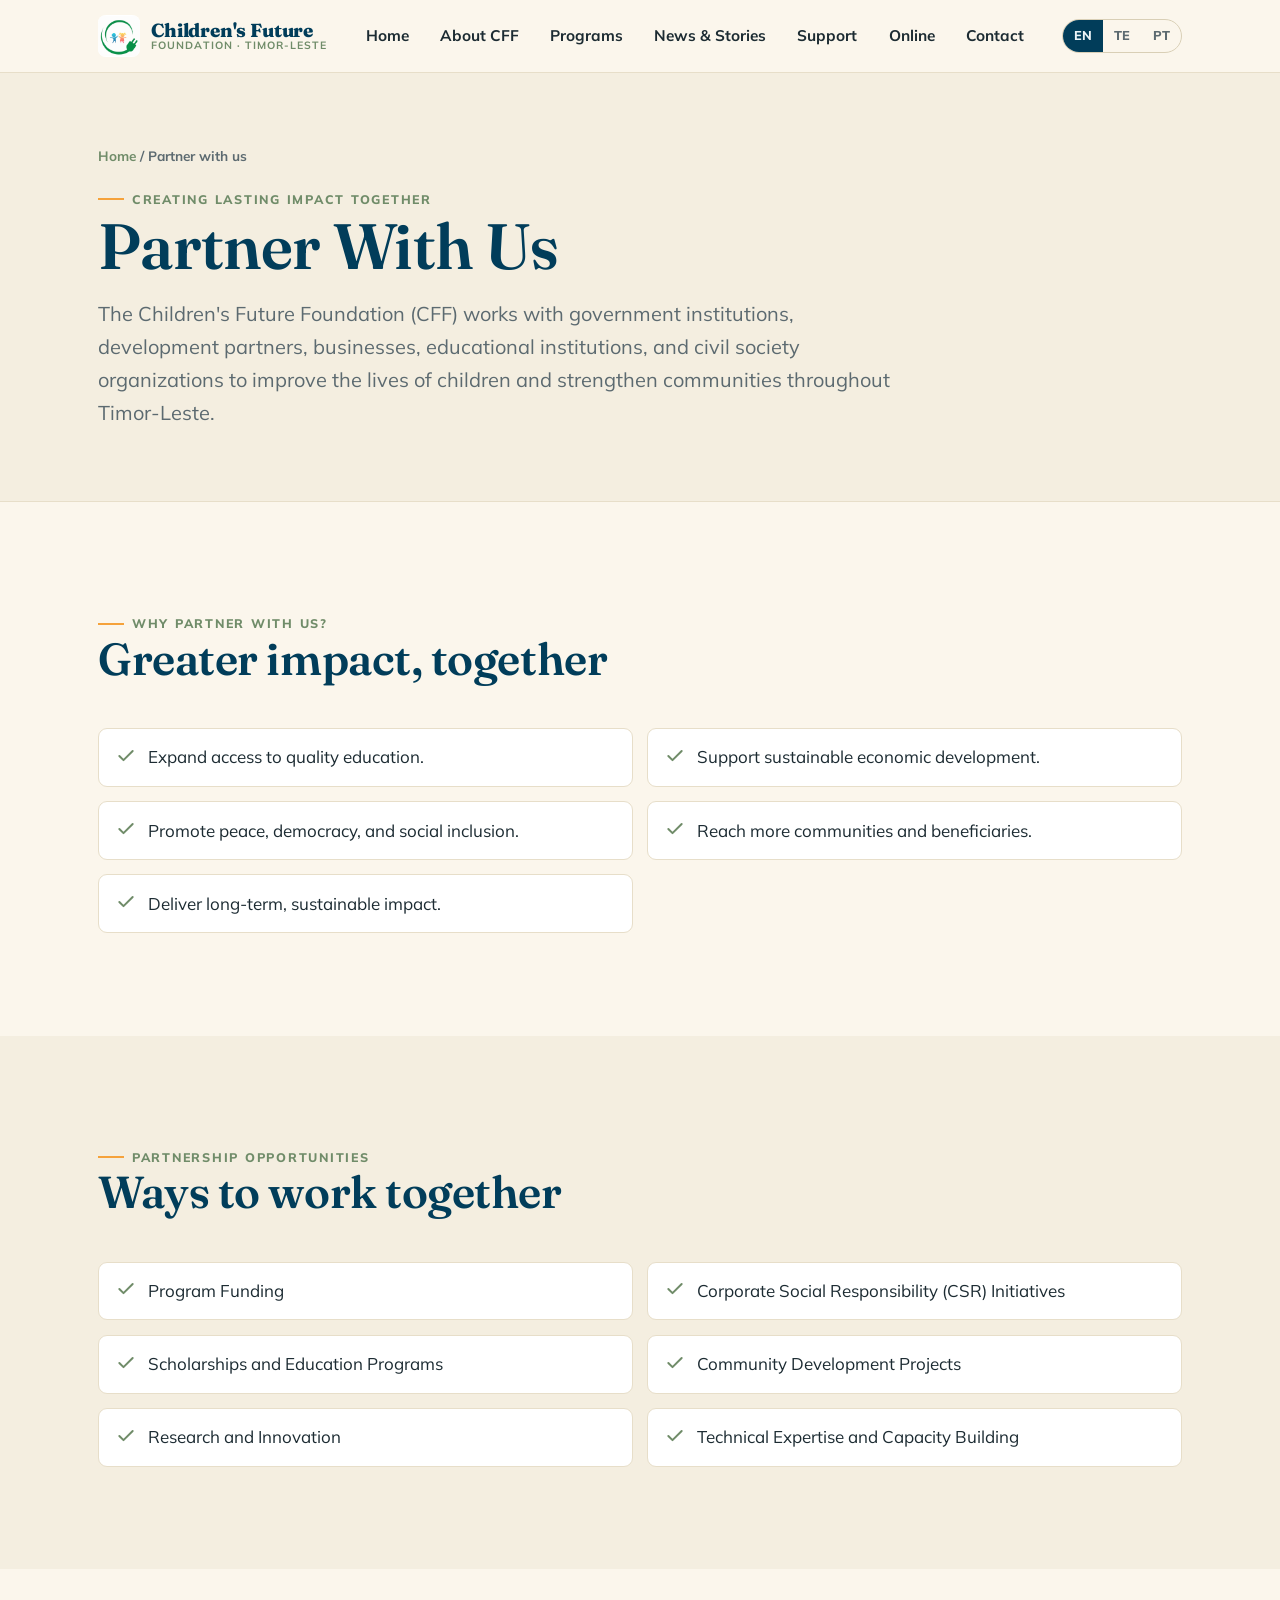
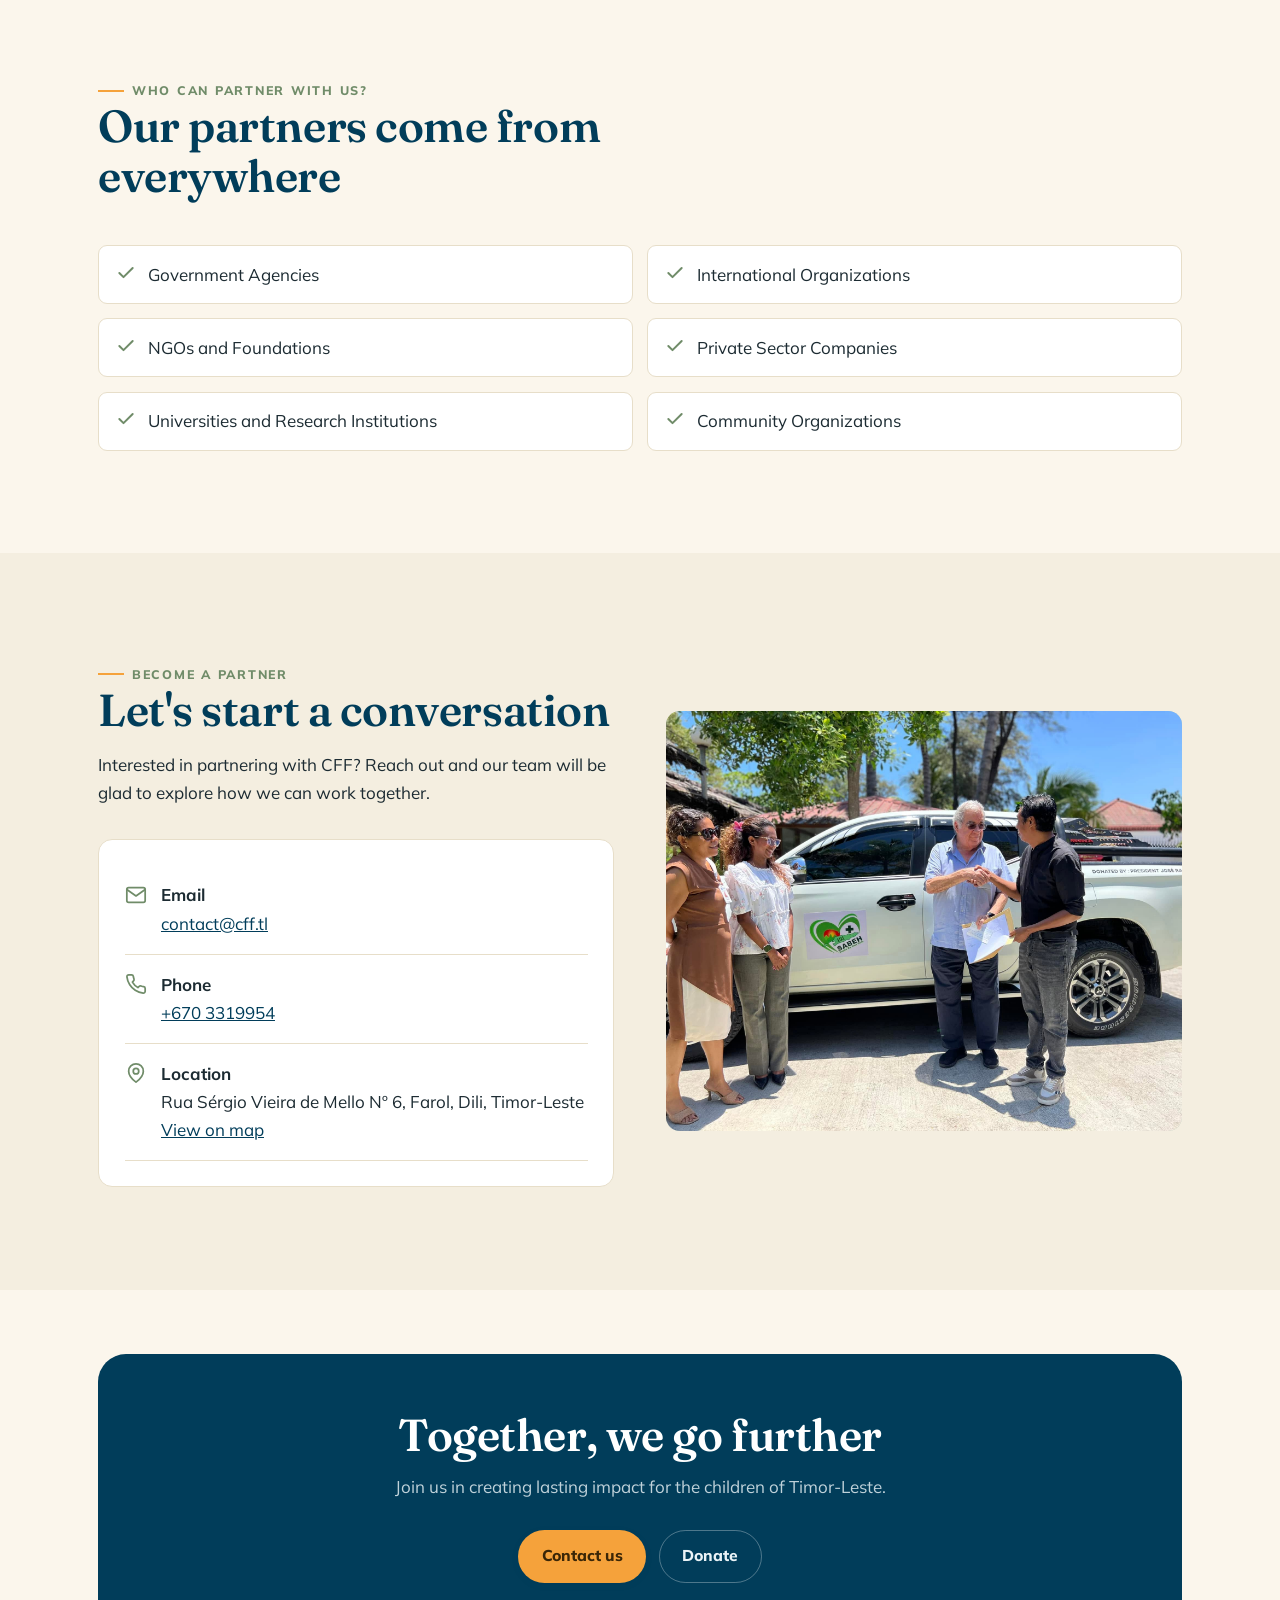
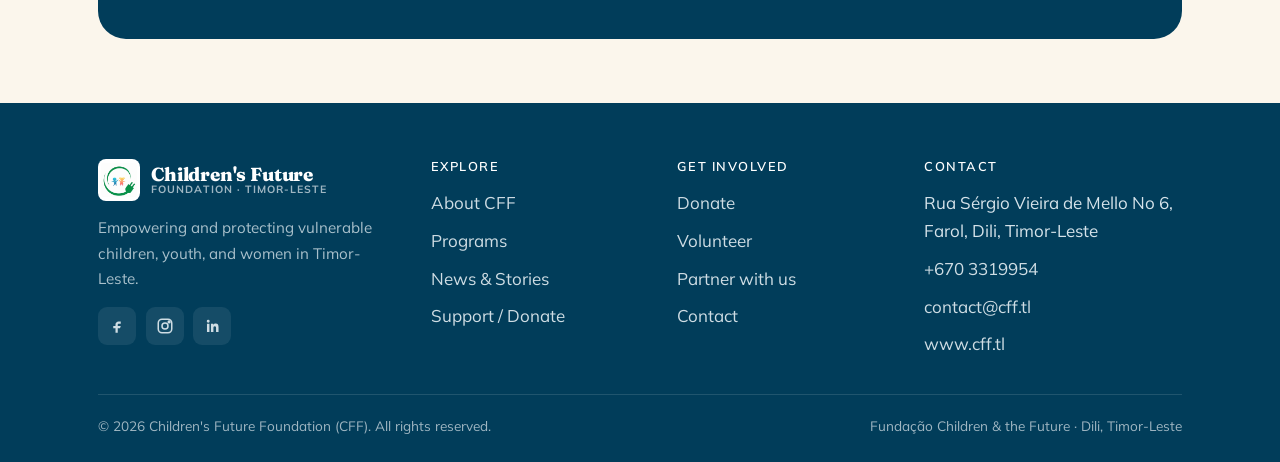
<file: partner.html>
<!DOCTYPE html>
<html lang="en">
<head>
  <meta charset="UTF-8" />
  <meta name="viewport" content="width=device-width, initial-scale=1.0" />
  <title>Partner With Us — Children's Future Foundation</title>
  <meta name="description" content="Partner with the Children's Future Foundation (CFF) to expand access to education, support sustainable development, and create lasting impact across Timor-Leste." />
  <link rel="preconnect" href="https://fonts.googleapis.com" />
  <link rel="preconnect" href="https://fonts.gstatic.com" crossorigin />
  <link href="https://fonts.googleapis.com/css2?family=Fraunces:ital,opsz,wght@0,9..144,400..700;1,9..144,400..600&family=Mulish:wght@400;500;700;800&display=swap" rel="stylesheet" />
  <link rel="stylesheet" href="assets/css/styles.css" />
  <link rel="icon" type="image/jpeg" href="assets/img/Logo.jpeg" />
</head>
<body class="page">
  <a class="skip-link" href="#main"><span data-lang-en>Skip to content</span><span data-lang-tt>Salta ba konteúdu</span><span data-lang-pt>Saltar para o conteúdo</span></a>

  <header class="site-header">
    <div class="wrap">
      <nav class="nav" data-open="false" aria-label="Primary">
        <a class="brand" href="index.html" aria-label="Children's Future Foundation — home">
          <img class="brand__mark" src="assets/img/Logo.jpeg" alt="Children's Future Foundation logo" width="42" height="42" />
          <span class="brand__name">Children's Future<small><span data-lang-en>Foundation · Timor-Leste</span><span data-lang-tt>Fundasaun · Timor-Leste</span><span data-lang-pt>Fundação · Timor-Leste</span></small></span>
        </a>
        <ul class="nav__links">
          <li><a href="index.html"><span data-lang-en>Home</span><span data-lang-tt>Inísiu</span><span data-lang-pt>Início</span></a></li>
          <li><a href="about.html"><span data-lang-en>About CFF</span><span data-lang-tt>Kona-ba CFF</span><span data-lang-pt>Sobre a CFF</span></a></li>
          <li><a href="programs.html"><span data-lang-en>Programs</span><span data-lang-tt>Programa</span><span data-lang-pt>Programas</span></a></li>
          <li><a href="news.html"><span data-lang-en>News &amp; Stories</span><span data-lang-tt>Notísia &amp; Istória</span><span data-lang-pt>Notícias &amp; Histórias</span></a></li>
          <li><a href="donate.html"><span data-lang-en>Support</span><span data-lang-tt>Apoiu</span><span data-lang-pt>Apoiar</span></a></li>
          <li><a href="online.html"><span data-lang-en>Online</span><span data-lang-tt>Online</span><span data-lang-pt>Online</span></a></li>
          <li><a href="contact.html"><span data-lang-en>Contact</span><span data-lang-tt>Kontaktu</span><span data-lang-pt>Contacto</span></a></li>
          <!-- <li><span href="#" class="label-status">✅ Online</span></li> -->
        </ul>
        <div class="nav__actions">
          <div class="lang" role="group" aria-label="Language / Lian">
            <button type="button" data-lang-btn="en" aria-pressed="true">EN</button>
            <button type="button" data-lang-btn="tet" aria-pressed="false">TE</button>
            <button type="button" data-lang-btn="pt" aria-pressed="false">PT</button>
          </div>
          <button class="nav__toggle" aria-label="Toggle menu" aria-expanded="false">
            <svg viewBox="0 0 24 24" fill="none" stroke="currentColor" stroke-width="2.2" stroke-linecap="round"><path d="M3 6h18M3 12h18M3 18h18"/></svg>
          </button>
        </div>
      </nav>
    </div>
  </header>

  <main id="main">
    <section class="page-hero">
      <div class="wrap">
        <p class="breadcrumb"><a href="index.html"><span data-lang-en>Home</span><span data-lang-tt>Inísiu</span><span data-lang-pt>Início</span></a> / <span data-lang-en>Partner with us</span><span data-lang-tt>Sai parseiru ho ami</span><span data-lang-pt>Seja nosso parceiro</span></p>
        <span class="eyebrow"><span data-lang-en>Creating lasting impact together</span><span data-lang-tt>Kria impaktu ne'ebé hela nafatin hamutuk</span><span data-lang-pt>Criar um impacto duradouro em conjunto</span></span>
        <h1><span data-lang-en>Partner With Us</span><span data-lang-tt>Sai Parseiru ho Ami</span><span data-lang-pt>Seja Nosso Parceiro</span></h1>
        <p class="lede mt-1"><span data-lang-en>The Children's Future Foundation (CFF) works with government institutions, development partners, businesses, educational institutions, and civil society organizations to improve the lives of children and strengthen communities throughout Timor-Leste.</span><span data-lang-tt>Children's Future Foundation (CFF) servisu ho instituisaun governu, parseiru dezenvolvimentu, negósiu, instituisaun edukasaun, no organizasaun sosiedade sivíl atu hadi'a moris labarik no hametin komunidade iha Timor-Leste tomak.</span><span data-lang-pt>A Children's Future Foundation (CFF) trabalha com instituições governamentais, parceiros de desenvolvimento, empresas, instituições de ensino e organizações da sociedade civil para melhorar a vida das crianças e fortalecer as comunidades em todo Timor-Leste.</span></p>
      </div>
    </section>

    <!-- Why partner -->
    <section class="section">
      <div class="wrap">
        <div class="section-head">
          <span class="eyebrow"><span data-lang-en>Why partner with us?</span><span data-lang-tt>Tanba sá sai parseiru ho ami?</span><span data-lang-pt>Porquê ser nosso parceiro?</span></span>
          <h2><span data-lang-en>Greater impact, together</span><span data-lang-tt>Impaktu boot liu, hamutuk</span><span data-lang-pt>Maior impacto, em conjunto</span></h2>
        </div>
        <ul class="checklist grid cols-2">
          <li><svg viewBox="0 0 24 24" fill="none" stroke="currentColor" stroke-width="2.4" stroke-linecap="round" stroke-linejoin="round"><path d="M20 6 9 17l-5-5"/></svg><span data-lang-en>Expand access to quality education.</span><span data-lang-tt>Haboot asesu ba edukasaun ho kualidade.</span><span data-lang-pt>Alargar o acesso a uma educação de qualidade.</span></li>
          <li><svg viewBox="0 0 24 24" fill="none" stroke="currentColor" stroke-width="2.4" stroke-linecap="round" stroke-linejoin="round"><path d="M20 6 9 17l-5-5"/></svg><span data-lang-en>Support sustainable economic development.</span><span data-lang-tt>Apoia dezenvolvimentu ekonómiku sustentavel.</span><span data-lang-pt>Apoiar o desenvolvimento económico sustentável.</span></li>
          <li><svg viewBox="0 0 24 24" fill="none" stroke="currentColor" stroke-width="2.4" stroke-linecap="round" stroke-linejoin="round"><path d="M20 6 9 17l-5-5"/></svg><span data-lang-en>Promote peace, democracy, and social inclusion.</span><span data-lang-tt>Promove dame, demokrasia, no inkluzaun sosiál.</span><span data-lang-pt>Promover a paz, a democracia e a inclusão social.</span></li>
          <li><svg viewBox="0 0 24 24" fill="none" stroke="currentColor" stroke-width="2.4" stroke-linecap="round" stroke-linejoin="round"><path d="M20 6 9 17l-5-5"/></svg><span data-lang-en>Reach more communities and beneficiaries.</span><span data-lang-tt>To'o ba komunidade no benefisiáriu barak liu.</span><span data-lang-pt>Chegar a mais comunidades e beneficiários.</span></li>
          <li><svg viewBox="0 0 24 24" fill="none" stroke="currentColor" stroke-width="2.4" stroke-linecap="round" stroke-linejoin="round"><path d="M20 6 9 17l-5-5"/></svg><span data-lang-en>Deliver long-term, sustainable impact.</span><span data-lang-tt>Fó impaktu sustentavel ba prazu naruk.</span><span data-lang-pt>Gerar um impacto sustentável a longo prazo.</span></li>
        </ul>
      </div>
    </section>

    <!-- Partnership opportunities -->
    <section class="section section--cream">
      <div class="wrap">
        <div class="section-head">
          <span class="eyebrow"><span data-lang-en>Partnership opportunities</span><span data-lang-tt>Oportunidade parseria</span><span data-lang-pt>Oportunidades de parceria</span></span>
          <h2><span data-lang-en>Ways to work together</span><span data-lang-tt>Dalan atu servisu hamutuk</span><span data-lang-pt>Formas de trabalhar em conjunto</span></h2>
        </div>
        <ul class="checklist grid cols-2">
          <li><svg viewBox="0 0 24 24" fill="none" stroke="currentColor" stroke-width="2.4" stroke-linecap="round" stroke-linejoin="round"><path d="M20 6 9 17l-5-5"/></svg><span data-lang-en>Program Funding</span><span data-lang-tt>Finansiamentu programa</span><span data-lang-pt>Financiamento de programas</span></li>
          <li><svg viewBox="0 0 24 24" fill="none" stroke="currentColor" stroke-width="2.4" stroke-linecap="round" stroke-linejoin="round"><path d="M20 6 9 17l-5-5"/></svg><span data-lang-en>Corporate Social Responsibility (CSR) Initiatives</span><span data-lang-tt>Inisiativa Responsabilidade Sosiál Korporativu (RSE)</span><span data-lang-pt>Iniciativas de Responsabilidade Social Empresarial (RSE)</span></li>
          <li><svg viewBox="0 0 24 24" fill="none" stroke="currentColor" stroke-width="2.4" stroke-linecap="round" stroke-linejoin="round"><path d="M20 6 9 17l-5-5"/></svg><span data-lang-en>Scholarships and Education Programs</span><span data-lang-tt>Bolsa estudu no programa edukasaun</span><span data-lang-pt>Bolsas de estudo e programas de educação</span></li>
          <li><svg viewBox="0 0 24 24" fill="none" stroke="currentColor" stroke-width="2.4" stroke-linecap="round" stroke-linejoin="round"><path d="M20 6 9 17l-5-5"/></svg><span data-lang-en>Community Development Projects</span><span data-lang-tt>Projetu dezenvolvimentu komunidade</span><span data-lang-pt>Projetos de desenvolvimento comunitário</span></li>
          <li><svg viewBox="0 0 24 24" fill="none" stroke="currentColor" stroke-width="2.4" stroke-linecap="round" stroke-linejoin="round"><path d="M20 6 9 17l-5-5"/></svg><span data-lang-en>Research and Innovation</span><span data-lang-tt>Peskiza no inovasaun</span><span data-lang-pt>Investigação e inovação</span></li>
          <li><svg viewBox="0 0 24 24" fill="none" stroke="currentColor" stroke-width="2.4" stroke-linecap="round" stroke-linejoin="round"><path d="M20 6 9 17l-5-5"/></svg><span data-lang-en>Technical Expertise and Capacity Building</span><span data-lang-tt>Espertize tékniku no kapasitasaun</span><span data-lang-pt>Conhecimento técnico e capacitação</span></li>
        </ul>
      </div>
    </section>

    <!-- Who can partner -->
    <section class="section">
      <div class="wrap">
        <div class="section-head">
          <span class="eyebrow"><span data-lang-en>Who can partner with us?</span><span data-lang-tt>Sé mak bele sai parseiru ho ami?</span><span data-lang-pt>Quem pode ser nosso parceiro?</span></span>
          <h2><span data-lang-en>Our partners come from everywhere</span><span data-lang-tt>Ami-nia parseiru mai husi fatin oioin</span><span data-lang-pt>Os nossos parceiros vêm de todo o lado</span></h2>
        </div>
        <ul class="checklist grid cols-2">
          <li><svg viewBox="0 0 24 24" fill="none" stroke="currentColor" stroke-width="2.4" stroke-linecap="round" stroke-linejoin="round"><path d="M20 6 9 17l-5-5"/></svg><span data-lang-en>Government Agencies</span><span data-lang-tt>Ajénsia governu</span><span data-lang-pt>Agências governamentais</span></li>
          <li><svg viewBox="0 0 24 24" fill="none" stroke="currentColor" stroke-width="2.4" stroke-linecap="round" stroke-linejoin="round"><path d="M20 6 9 17l-5-5"/></svg><span data-lang-en>International Organizations</span><span data-lang-tt>Organizasaun internasionál</span><span data-lang-pt>Organizações internacionais</span></li>
          <li><svg viewBox="0 0 24 24" fill="none" stroke="currentColor" stroke-width="2.4" stroke-linecap="round" stroke-linejoin="round"><path d="M20 6 9 17l-5-5"/></svg><span data-lang-en>NGOs and Foundations</span><span data-lang-tt>ONG no fundasaun</span><span data-lang-pt>ONG e fundações</span></li>
          <li><svg viewBox="0 0 24 24" fill="none" stroke="currentColor" stroke-width="2.4" stroke-linecap="round" stroke-linejoin="round"><path d="M20 6 9 17l-5-5"/></svg><span data-lang-en>Private Sector Companies</span><span data-lang-tt>Kompañia setór privadu</span><span data-lang-pt>Empresas do setor privado</span></li>
          <li><svg viewBox="0 0 24 24" fill="none" stroke="currentColor" stroke-width="2.4" stroke-linecap="round" stroke-linejoin="round"><path d="M20 6 9 17l-5-5"/></svg><span data-lang-en>Universities and Research Institutions</span><span data-lang-tt>Universidade no instituisaun peskiza</span><span data-lang-pt>Universidades e instituições de investigação</span></li>
          <li><svg viewBox="0 0 24 24" fill="none" stroke="currentColor" stroke-width="2.4" stroke-linecap="round" stroke-linejoin="round"><path d="M20 6 9 17l-5-5"/></svg><span data-lang-en>Community Organizations</span><span data-lang-tt>Organizasaun komunidade</span><span data-lang-pt>Organizações comunitárias</span></li>
        </ul>
      </div>
    </section>

    <!-- Start a partnership -->
    <section class="section section--cream">
      <div class="wrap split">
        <div class="reveal">
          <span class="eyebrow"><span data-lang-en>Become a partner</span><span data-lang-tt>Sai parseiru</span><span data-lang-pt>Tornar-se parceiro</span></span>
          <h2><span data-lang-en>Let's start a conversation</span><span data-lang-tt>Mai ita hahú konversa</span><span data-lang-pt>Vamos iniciar uma conversa</span></h2>
          <p class="mt-1"><span data-lang-en>Interested in partnering with CFF? Reach out and our team will be glad to explore how we can work together.</span><span data-lang-tt>Iha interese atu sai parseiru ho CFF? Kontaktu mai no ami-nia ekipa sei kontente atu esplora oinsá ita bele servisu hamutuk.</span><span data-lang-pt>Interessado em estabelecer uma parceria com a CFF? Contacte-nos e a nossa equipa terá todo o gosto em explorar como podemos trabalhar em conjunto.</span></p>
          <div class="method mt-2" style="padding:1.6rem">
            <div class="info-row">
              <svg viewBox="0 0 24 24" fill="none" stroke="currentColor" stroke-width="1.9" stroke-linecap="round" stroke-linejoin="round"><path d="M22 6 12 13 2 6"/><rect x="2" y="4" width="20" height="16" rx="2"/></svg>
              <div><strong>Email</strong><br><a href="mailto:contact@cff.tl">contact@cff.tl</a></div>
            </div>
            <div class="info-row">
              <svg viewBox="0 0 24 24" fill="none" stroke="currentColor" stroke-width="1.9" stroke-linecap="round" stroke-linejoin="round"><path d="M22 16.9v3a2 2 0 0 1-2.2 2 19.8 19.8 0 0 1-8.6-3.1 19.5 19.5 0 0 1-6-6A19.8 19.8 0 0 1 2.1 4.2 2 2 0 0 1 4.1 2h3a2 2 0 0 1 2 1.7c.1 1 .4 1.9.7 2.8a2 2 0 0 1-.5 2.1L8.1 9.9a16 16 0 0 0 6 6l1.3-1.2a2 2 0 0 1 2.1-.5c.9.3 1.8.6 2.8.7a2 2 0 0 1 1.7 2Z"/></svg>
              <div><strong><span data-lang-en>Phone</span><span data-lang-tt>Telefone</span><span data-lang-pt>Telefone</span></strong><br><a href="tel:+6703319954">+670 3319954</a></div>
            </div>
            <div class="info-row">
              <svg viewBox="0 0 24 24" fill="none" stroke="currentColor" stroke-width="1.9" stroke-linecap="round" stroke-linejoin="round"><path d="M20 10c0 6-8 12-8 12s-8-6-8-12a8 8 0 0 1 16 0Z"/><circle cx="12" cy="10" r="3"/></svg>
              <div><strong><span data-lang-en>Location</span><span data-lang-tt>Fatin</span><span data-lang-pt>Localização</span></strong><br>Rua Sérgio Vieira de Mello Nº 6, Farol, Dili, Timor-Leste<br><a href="https://maps.app.goo.gl/hhHc97uvJKVhPDsn8" target="_blank" rel="noopener"><span data-lang-en>View on map</span><span data-lang-tt>Haree iha mapa</span><span data-lang-pt>Ver no mapa</span></a></div>
            </div>
          </div>
        </div>
        <div class="reveal">
          <div class="ph ph--hero" data-label="CFF working with the community" style="min-height:420px">
            <img src="assets/img/PHOTOS/CFF%20(2).jpg" alt="CFF team handing over support in the community" loading="lazy" />
          </div>
        </div>
      </div>
    </section>

    <section class="section--tight">
      <div class="wrap">
        <div class="cta-banner reveal">
          <h2><span data-lang-en>Together, we go further</span><span data-lang-tt>Hamutuk, ita bá dook liu</span><span data-lang-pt>Juntos, vamos mais longe</span></h2>
          <p><span data-lang-en>Join us in creating lasting impact for the children of Timor-Leste.</span><span data-lang-tt>Tama ho ami atu kria impaktu ne'ebé hela nafatin ba labarik Timor-Leste.</span><span data-lang-pt>Junte-se a nós para criar um impacto duradouro para as crianças de Timor-Leste.</span></p>
          <div class="hero__cta">
            <a class="btn btn--primary" href="contact.html"><span data-lang-en>Contact us</span><span data-lang-tt>Kontaktu ami</span><span data-lang-pt>Contacte-nos</span></a>
            <a class="btn btn--ghost" href="donate.html" style="color:#eaf3f7;border-color:rgba(255,255,255,.3)"><span data-lang-en>Donate</span><span data-lang-tt>Doa</span><span data-lang-pt>Doar</span></a>
          </div>
        </div>
      </div>
    </section>
  </main>

  <footer class="site-footer">
    <div class="wrap">
      <div class="footer__grid">
        <div class="footer__brand">
          <a class="brand" href="index.html">
            <img class="brand__mark brand__mark--footer" src="assets/img/Logo.jpeg" alt="Children's Future Foundation logo" width="42" height="42" />
            <span class="brand__name">Children's Future<small style="color:#9fb6c2"><span data-lang-en>Foundation · Timor-Leste</span><span data-lang-tt>Fundasaun · Timor-Leste</span><span data-lang-pt>Fundação · Timor-Leste</span></small></span>
          </a>
          <p><span data-lang-en>Empowering and protecting vulnerable children, youth, and women in Timor-Leste.</span><span data-lang-tt>Fó kbiit no proteje labarik, joven, no feto vulneravel sira iha Timor-Leste.</span><span data-lang-pt>Capacitar e proteger crianças, jovens e mulheres vulneráveis em Timor-Leste.</span></p>
          <div class="social">
            <a href="https://www.facebook.com/share/1XjT3q9A2Z/?mibextid=wwXIfr" target="_blank" rel="noopener" aria-label="Facebook"><svg viewBox="0 0 24 24" fill="currentColor"><path d="M14 9h3V6h-3c-2.2 0-4 1.8-4 4v2H7v3h3v6h3v-6h3l1-3h-4v-2c0-.6.4-1 1-1Z"/></svg></a>
            <a href="#" aria-label="Instagram"><svg viewBox="0 0 24 24" fill="none" stroke="currentColor" stroke-width="2"><rect x="3" y="3" width="18" height="18" rx="5"/><circle cx="12" cy="12" r="4"/><circle cx="17.5" cy="6.5" r="1.2" fill="currentColor"/></svg></a>
            <a href="#" aria-label="LinkedIn"><svg viewBox="0 0 24 24" fill="currentColor"><path d="M6.94 7.5a1.94 1.94 0 1 1 0-3.88 1.94 1.94 0 0 1 0 3.88ZM5.3 9h3.3v11H5.3V9Zm5.2 0h3.16v1.5h.05c.44-.83 1.5-1.7 3.1-1.7 3.3 0 3.9 2.17 3.9 5V20h-3.3v-4.9c0-1.17 0-2.67-1.63-2.67-1.63 0-1.88 1.27-1.88 2.58V20h-3.3V9Z"/></svg></a>
          </div>
        </div>
        <div><h4><span data-lang-en>Explore</span><span data-lang-tt>Esplora</span><span data-lang-pt>Explorar</span></h4><ul class="footer__links">
          <li><a href="about.html"><span data-lang-en>About CFF</span><span data-lang-tt>Kona-ba CFF</span><span data-lang-pt>Sobre a CFF</span></a></li><li><a href="programs.html"><span data-lang-en>Programs</span><span data-lang-tt>Programa</span><span data-lang-pt>Programas</span></a></li>
          <li><a href="news.html"><span data-lang-en>News &amp; Stories</span><span data-lang-tt>Notísia &amp; Istória</span><span data-lang-pt>Notícias &amp; Histórias</span></a></li><li><a href="donate.html"><span data-lang-en>Support / Donate</span><span data-lang-tt>Apoiu / Doasaun</span><span data-lang-pt>Apoiar / Doar</span></a></li>
        </ul></div>
        <div><h4><span data-lang-en>Get involved</span><span data-lang-tt>Partisipa</span><span data-lang-pt>Participar</span></h4><ul class="footer__links">
          <li><a href="donate.html"><span data-lang-en>Donate</span><span data-lang-tt>Doa</span><span data-lang-pt>Doar</span></a></li><li><a href="volunteer.html"><span data-lang-en>Volunteer</span><span data-lang-tt>Voluntáriu</span><span data-lang-pt>Voluntariado</span></a></li>
          <li><a href="partner.html"><span data-lang-en>Partner with us</span><span data-lang-tt>Sai parseiru ho ami</span><span data-lang-pt>Seja nosso parceiro</span></a></li><li><a href="contact.html"><span data-lang-en>Contact</span><span data-lang-tt>Kontaktu</span><span data-lang-pt>Contacto</span></a></li>
        </ul></div>
        <div><h4><span data-lang-en>Contact</span><span data-lang-tt>Kontaktu</span><span data-lang-pt>Contacto</span></h4><ul class="footer__links">
          <li>Rua Sérgio Vieira de Mello No 6,<br>Farol, Dili, Timor-Leste</li>
          <li><a href="tel:+6703319954">+670 3319954</a></li>
          <li><a href="mailto:contact@cff.tl">contact@cff.tl</a></li>
          <li><a href="https://www.cff.tl">www.cff.tl</a></li>
        </ul></div>
      </div>
      <div class="footer__bottom">
        <span>© <span data-year>2026</span> Children's Future Foundation (CFF). <span data-lang-en>All rights reserved.</span><span data-lang-tt>Direitu hotu rezervadu.</span><span data-lang-pt>Todos os direitos reservados.</span></span>
        <span>Fundação Children &amp; the Future · Dili, Timor-Leste</span>
      </div>
    </div>
  </footer>

  <script src="assets/js/main.js"></script>
</body>
</html>
</file>
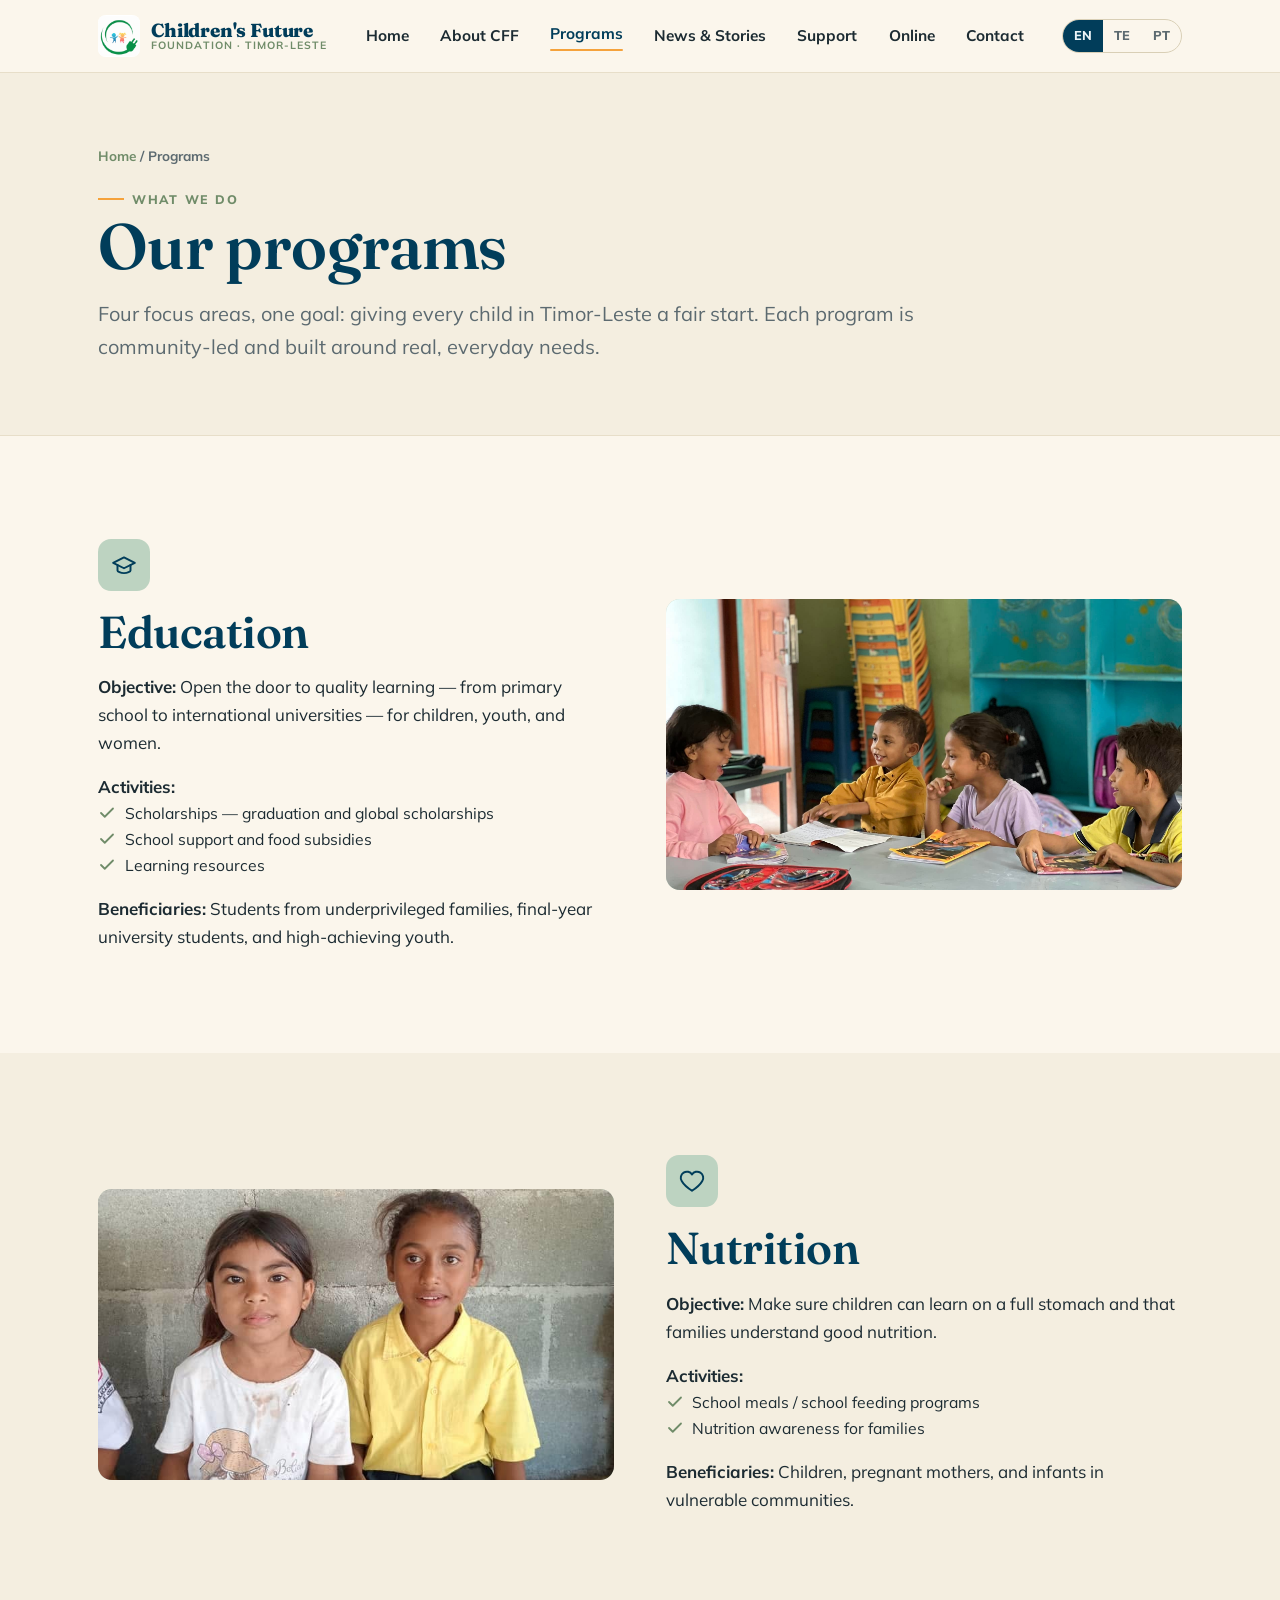
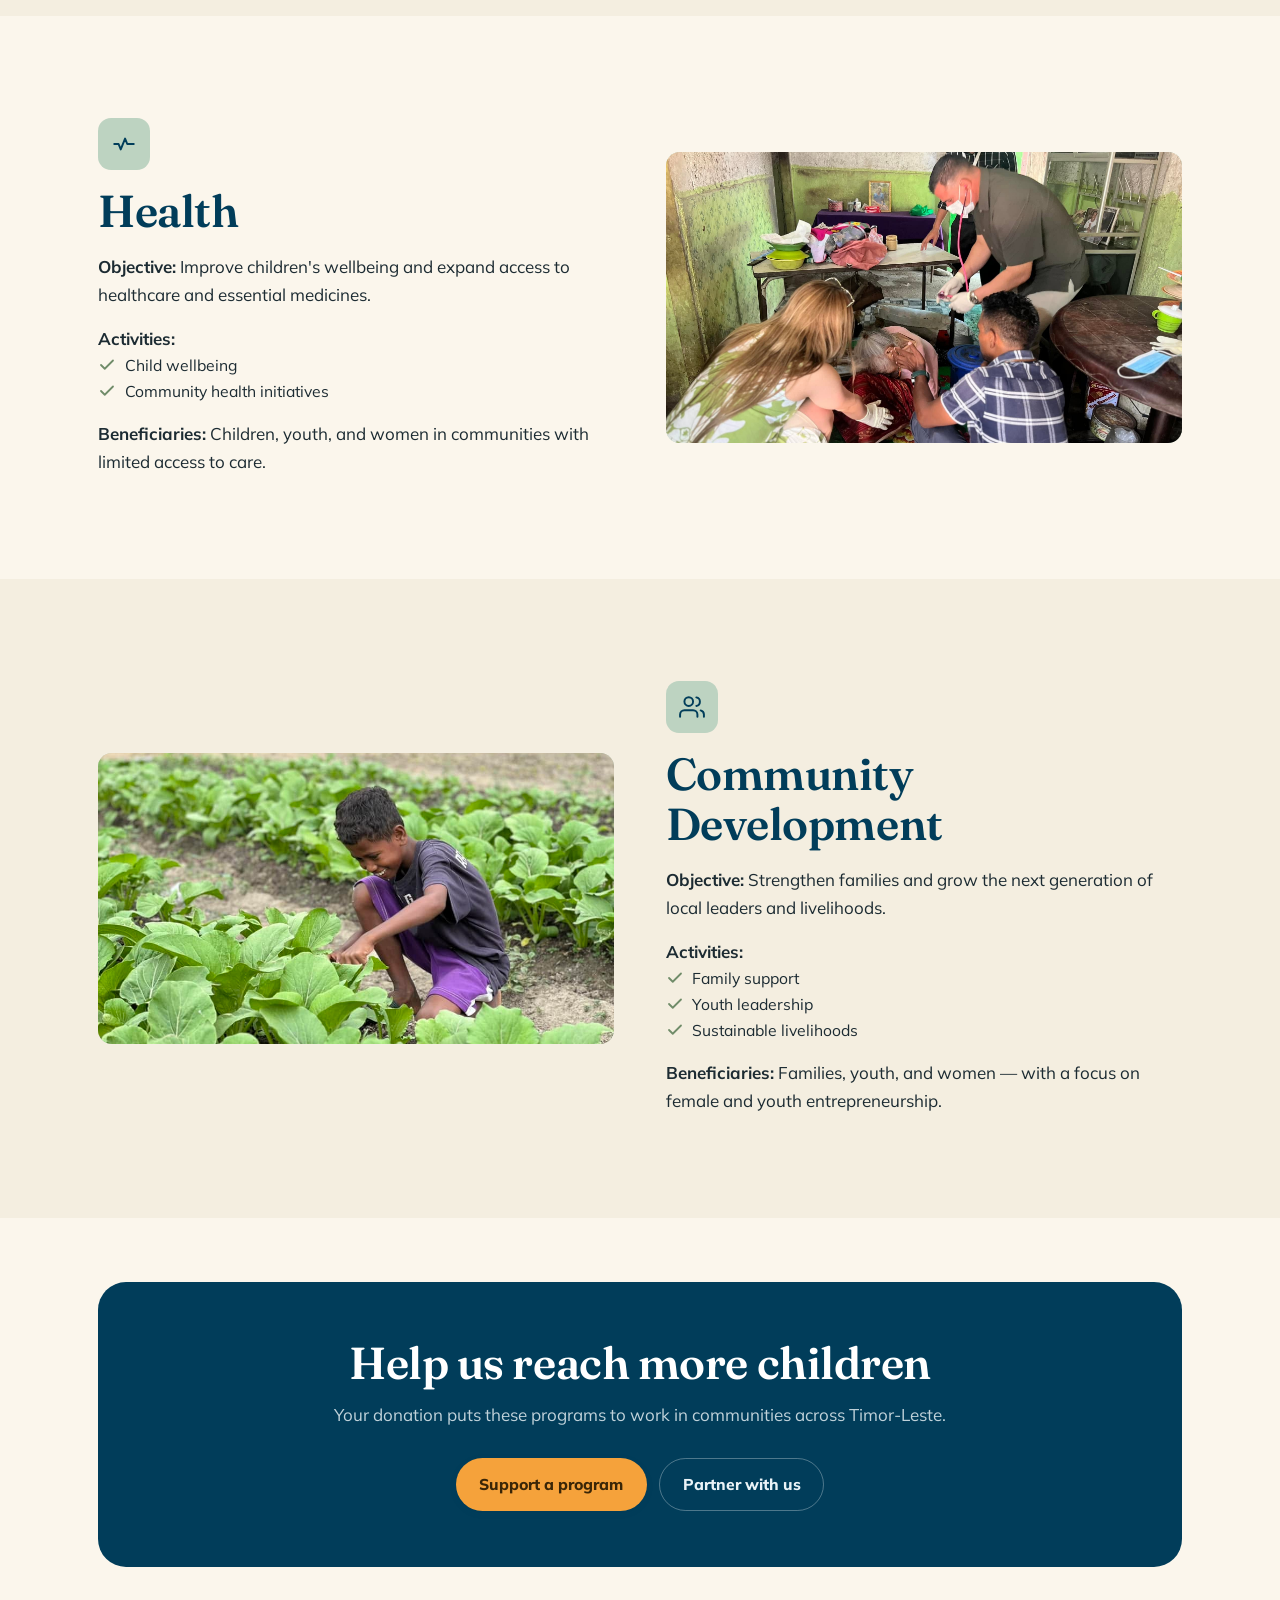
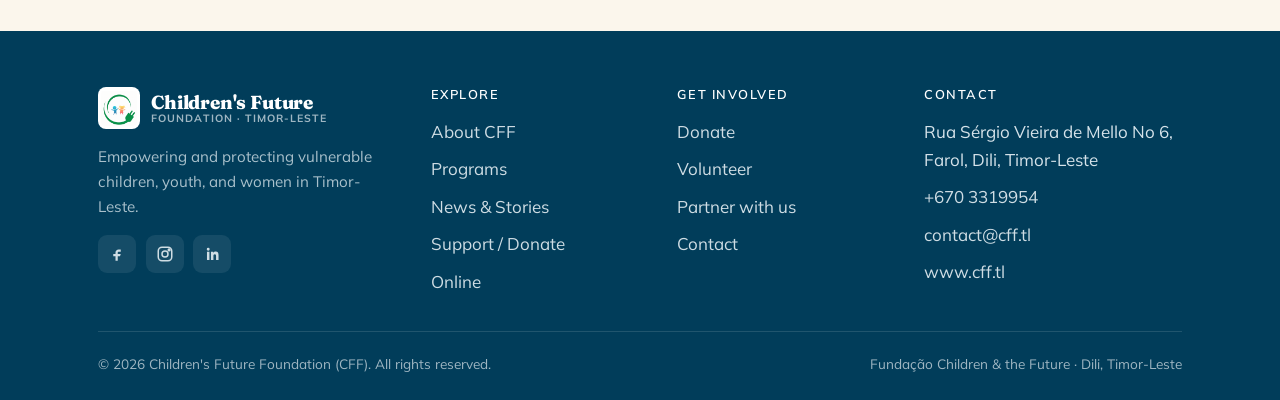
<file: programs.html>
<!DOCTYPE html>
<html lang="en">
<head>
  <meta charset="UTF-8" />
  <meta name="viewport" content="width=device-width, initial-scale=1.0" />
  <title>Programs — Children's Future Foundation</title>
  <meta name="description" content="CFF programs across Education, Nutrition, Health, and Community Development — each with clear objectives, activities, and the people they serve." />
  <link rel="preconnect" href="https://fonts.googleapis.com" />
  <link rel="preconnect" href="https://fonts.gstatic.com" crossorigin />
  <link href="https://fonts.googleapis.com/css2?family=Fraunces:ital,opsz,wght@0,9..144,400..700;1,9..144,400..600&family=Mulish:wght@400;500;700;800&display=swap" rel="stylesheet" />
  <link rel="stylesheet" href="assets/css/styles.css" />
  <link rel="icon" type="image/jpeg" href="assets/img/Logo.jpeg" />
</head>
<body class="page">
  <a class="skip-link" href="#main"><span data-lang-en>Skip to content</span><span data-lang-tt>Salta ba konteúdu</span><span data-lang-pt>Saltar para o conteúdo</span></a>

  <header class="site-header">
    <div class="wrap">
      <nav class="nav" data-open="false" aria-label="Primary">
        <a class="brand" href="index.html" aria-label="Children's Future Foundation — home">
          <img class="brand__mark" src="assets/img/Logo.jpeg" alt="Children's Future Foundation logo" width="42" height="42" />
          <span class="brand__name">Children's Future<small><span data-lang-en>Foundation · Timor-Leste</span><span data-lang-tt>Fundasaun · Timor-Leste</span><span data-lang-pt>Fundação · Timor-Leste</span></small></span>
        </a>
        <ul class="nav__links">
          <li><a href="index.html"><span data-lang-en>Home</span><span data-lang-tt>Inísiu</span><span data-lang-pt>Início</span></a></li>
          <li><a href="about.html"><span data-lang-en>About CFF</span><span data-lang-tt>Kona-ba CFF</span><span data-lang-pt>Sobre a CFF</span></a></li>
          <li><a href="programs.html" aria-current="page"><span data-lang-en>Programs</span><span data-lang-tt>Programa</span><span data-lang-pt>Programas</span></a></li>
          <li><a href="news.html"><span data-lang-en>News &amp; Stories</span><span data-lang-tt>Notísia &amp; Istória</span><span data-lang-pt>Notícias &amp; Histórias</span></a></li>
          <li><a href="donate.html"><span data-lang-en>Support</span><span data-lang-tt>Apoiu</span><span data-lang-pt>Apoiar</span></a></li>
          <li><a href="online.html"><span data-lang-en>Online</span><span data-lang-tt>Online</span><span data-lang-pt>Online</span></a></li>
          <li><a href="contact.html"><span data-lang-en>Contact</span><span data-lang-tt>Kontaktu</span><span data-lang-pt>Contacto</span></a></li>
          <!-- <li><span href="#" class="label-status">✅ Online</span></li> -->
        </ul>
        <div class="nav__actions">
          <div class="lang" role="group" aria-label="Language / Lian">
            <button type="button" data-lang-btn="en" aria-pressed="true">EN</button>
            <button type="button" data-lang-btn="tet" aria-pressed="false">TE</button>
            <button type="button" data-lang-btn="pt" aria-pressed="false">PT</button>
          </div>
          <button class="nav__toggle" aria-label="Toggle menu" aria-expanded="false">
            <svg viewBox="0 0 24 24" fill="none" stroke="currentColor" stroke-width="2.2" stroke-linecap="round"><path d="M3 6h18M3 12h18M3 18h18"/></svg>
          </button>
        </div>
      </nav>
    </div>
  </header>

  <main id="main">
    <section class="page-hero">
      <div class="wrap">
        <p class="breadcrumb"><a href="index.html"><span data-lang-en>Home</span><span data-lang-tt>Inísiu</span><span data-lang-pt>Início</span></a> / <span data-lang-en>Programs</span><span data-lang-tt>Programa</span><span data-lang-pt>Programas</span></p>
        <span class="eyebrow"><span data-lang-en>What we do</span><span data-lang-tt>Saida mak ami halo</span><span data-lang-pt>O que fazemos</span></span>
        <h1><span data-lang-en>Our programs</span><span data-lang-tt>Ami-nia programa</span><span data-lang-pt>Os nossos programas</span></h1>
        <p class="lede mt-1"><span data-lang-en>Four focus areas, one goal: giving every child in Timor-Leste a fair start. Each program is community-led and built around real, everyday needs.</span><span data-lang-tt>Área foku haat, meta ida: fó ba labarik hotu iha Timor-Leste hahú ne'ebé justu. Programa kada ida lidera husi komunidade no harii tuir nesesidade loroloron ne'ebé loos.</span><span data-lang-pt>Quatro áreas de foco, um objetivo: dar a cada criança em Timor-Leste um começo justo. Cada programa é liderado pela comunidade e construído em torno de necessidades reais do dia a dia.</span></p>
      </div>
    </section>

    <!-- Education -->
    <section class="section" id="education">
      <div class="wrap split">
        <div class="reveal">
          <div class="pcard__icon"><svg viewBox="0 0 24 24" fill="none" stroke="currentColor" stroke-width="1.8" stroke-linecap="round" stroke-linejoin="round"><path d="M22 10 12 5 2 10l10 5 10-5Z"/><path d="M6 12v5c0 1 2.7 2.5 6 2.5s6-1.5 6-2.5v-5"/></svg></div>
          <h2><span data-lang-en>Education</span><span data-lang-tt>Edukasaun</span><span data-lang-pt>Educação</span></h2>
          <p class="mt-1"><strong><span data-lang-en>Objective:</span><span data-lang-tt>Objetivu:</span><span data-lang-pt>Objetivo:</span></strong> <span data-lang-en>Open the door to quality learning — from primary school to international universities — for children, youth, and women.</span><span data-lang-tt>Loke dalan ba aprendizajen ho kualidade — husi eskola primária to'o universidade internasionál — ba labarik, joven, no feto.</span><span data-lang-pt>Abrir a porta a uma aprendizagem de qualidade — do ensino primário às universidades internacionais — para crianças, jovens e mulheres.</span></p>
          <p class="mt-1"><strong><span data-lang-en>Activities:</span><span data-lang-tt>Atividade:</span><span data-lang-pt>Atividades:</span></strong></p>
          <ul class="pcard" style="border:0;padding:0;background:transparent">
            <li><svg viewBox="0 0 24 24" fill="none" stroke="currentColor" stroke-width="2.4" stroke-linecap="round" stroke-linejoin="round"><path d="M20 6 9 17l-5-5"/></svg><span data-lang-en>Scholarships — graduation and global scholarships</span><span data-lang-tt>Bolsa estudu — bolsa graduasaun no globál</span><span data-lang-pt>Bolsas de estudo — bolsas de graduação e globais</span></li>
            <li><svg viewBox="0 0 24 24" fill="none" stroke="currentColor" stroke-width="2.4" stroke-linecap="round" stroke-linejoin="round"><path d="M20 6 9 17l-5-5"/></svg><span data-lang-en>School support and food subsidies</span><span data-lang-tt>Apoiu eskolar no subsídiu hahán</span><span data-lang-pt>Apoio escolar e subsídios alimentares</span></li>
            <li><svg viewBox="0 0 24 24" fill="none" stroke="currentColor" stroke-width="2.4" stroke-linecap="round" stroke-linejoin="round"><path d="M20 6 9 17l-5-5"/></svg><span data-lang-en>Learning resources</span><span data-lang-tt>Rekursu aprendizajen</span><span data-lang-pt>Recursos de aprendizagem</span></li>
          </ul>
          <p class="mt-1"><strong><span data-lang-en>Beneficiaries:</span><span data-lang-tt>Benefisiáriu:</span><span data-lang-pt>Beneficiários:</span></strong> <span data-lang-en>Students from underprivileged families, final-year university students, and high-achieving youth.</span><span data-lang-tt>Estudante husi família kbiit-laek, estudante universidade tinan ikus, no joven ho rezultadu aas.</span><span data-lang-pt>Estudantes de famílias desfavorecidas, estudantes universitários do último ano e jovens com excelente desempenho.</span></p>
        </div>
        <div class="reveal">
          <div class="ph ph--wide" data-label="Children in a classroom">
            <img src="assets/img/PHOTOS/CFF%20(22).jpg" alt="Children reading together in a classroom" loading="lazy" />
          </div>
        </div>
      </div>
    </section>

    <!-- Nutrition -->
    <section class="section section--cream" id="nutrition">
      <div class="wrap split split--reverse">
        <div class="reveal">
          <div class="pcard__icon"><svg viewBox="0 0 24 24" fill="none" stroke="currentColor" stroke-width="1.8" stroke-linecap="round" stroke-linejoin="round"><path d="M12 21s-7-4.5-9.5-9A5 5 0 0 1 12 6a5 5 0 0 1 9.5 6c-2.5 4.5-9.5 9-9.5 9Z"/></svg></div>
          <h2><span data-lang-en>Nutrition</span><span data-lang-tt>Nutrisaun</span><span data-lang-pt>Nutrição</span></h2>
          <p class="mt-1"><strong><span data-lang-en>Objective:</span><span data-lang-tt>Objetivu:</span><span data-lang-pt>Objetivo:</span></strong> <span data-lang-en>Make sure children can learn on a full stomach and that families understand good nutrition.</span><span data-lang-tt>Asegura katak labarik bele aprende ho kabun nakonu no katak família komprende nutrisaun di'ak.</span><span data-lang-pt>Garantir que as crianças possam aprender de barriga cheia e que as famílias compreendam a boa nutrição.</span></p>
          <p class="mt-1"><strong><span data-lang-en>Activities:</span><span data-lang-tt>Atividade:</span><span data-lang-pt>Atividades:</span></strong></p>
          <ul class="pcard" style="border:0;padding:0;background:transparent">
            <li><svg viewBox="0 0 24 24" fill="none" stroke="currentColor" stroke-width="2.4" stroke-linecap="round" stroke-linejoin="round"><path d="M20 6 9 17l-5-5"/></svg><span data-lang-en>School meals / school feeding programs</span><span data-lang-tt>Etu eskola / programa etu eskola</span><span data-lang-pt>Refeições escolares / programas de alimentação escolar</span></li>
            <li><svg viewBox="0 0 24 24" fill="none" stroke="currentColor" stroke-width="2.4" stroke-linecap="round" stroke-linejoin="round"><path d="M20 6 9 17l-5-5"/></svg><span data-lang-en>Nutrition awareness for families</span><span data-lang-tt>Konsiénsia nutrisaun ba família</span><span data-lang-pt>Sensibilização nutricional para as famílias</span></li>
          </ul>
          <p class="mt-1"><strong><span data-lang-en>Beneficiaries:</span><span data-lang-tt>Benefisiáriu:</span><span data-lang-pt>Beneficiários:</span></strong> <span data-lang-en>Children, pregnant mothers, and infants in vulnerable communities.</span><span data-lang-tt>Labarik, inan isin-rua, no bebé sira iha komunidade vulneravel.</span><span data-lang-pt>Crianças, grávidas e bebés em comunidades vulneráveis.</span></p>
        </div>
        <div class="reveal">
          <div class="ph ph--wide" data-label="School feeding day">
            <img src="assets/img/PHOTOS/CFF%2032.jpg" alt="Two students with plates of rice and vegetables from the school meals program" loading="lazy" />
          </div>
        </div>
      </div>
    </section>

    <!-- Health -->
    <section class="section" id="health">
      <div class="wrap split">
        <div class="reveal">
          <div class="pcard__icon"><svg viewBox="0 0 24 24" fill="none" stroke="currentColor" stroke-width="1.8" stroke-linecap="round" stroke-linejoin="round"><path d="M3 12h4l2 5 4-10 2 5h6"/></svg></div>
          <h2><span data-lang-en>Health</span><span data-lang-tt>Saúde</span><span data-lang-pt>Saúde</span></h2>
          <p class="mt-1"><strong><span data-lang-en>Objective:</span><span data-lang-tt>Objetivu:</span><span data-lang-pt>Objetivo:</span></strong> <span data-lang-en>Improve children's wellbeing and expand access to healthcare and essential medicines.</span><span data-lang-tt>Hadi'a bem-estar labarik no haboot asesu ba saúde no aimoruk esensiál.</span><span data-lang-pt>Melhorar o bem-estar das crianças e alargar o acesso à saúde e a medicamentos essenciais.</span></p>
          <p class="mt-1"><strong><span data-lang-en>Activities:</span><span data-lang-tt>Atividade:</span><span data-lang-pt>Atividades:</span></strong></p>
          <ul class="pcard" style="border:0;padding:0;background:transparent">
            <li><svg viewBox="0 0 24 24" fill="none" stroke="currentColor" stroke-width="2.4" stroke-linecap="round" stroke-linejoin="round"><path d="M20 6 9 17l-5-5"/></svg><span data-lang-en>Child wellbeing</span><span data-lang-tt>Bem-estar labarik</span><span data-lang-pt>Bem-estar infantil</span></li>
            <li><svg viewBox="0 0 24 24" fill="none" stroke="currentColor" stroke-width="2.4" stroke-linecap="round" stroke-linejoin="round"><path d="M20 6 9 17l-5-5"/></svg><span data-lang-en>Community health initiatives</span><span data-lang-tt>Inisiativa saúde komunidade</span><span data-lang-pt>Iniciativas de saúde comunitária</span></li>
          </ul>
          <p class="mt-1"><strong><span data-lang-en>Beneficiaries:</span><span data-lang-tt>Benefisiáriu:</span><span data-lang-pt>Beneficiários:</span></strong> <span data-lang-en>Children, youth, and women in communities with limited access to care.</span><span data-lang-tt>Labarik, joven, no feto iha komunidade ho asesu limitadu ba kuidadu saúde.</span><span data-lang-pt>Crianças, jovens e mulheres em comunidades com acesso limitado a cuidados de saúde.</span></p>
        </div>
        <div class="reveal">
          <div class="ph ph--wide" data-label="Community health visit">
            <img src="assets/img/PHOTOS/CFF%2027.jpg" alt="A health worker caring for an elderly woman at home" loading="lazy" />
          </div>
        </div>
      </div>
    </section>

    <!-- Community Development -->
    <section class="section section--cream" id="community">
      <div class="wrap split split--reverse">
        <div class="reveal">
          <div class="pcard__icon"><svg viewBox="0 0 24 24" fill="none" stroke="currentColor" stroke-width="1.8" stroke-linecap="round" stroke-linejoin="round"><path d="M17 21v-2a4 4 0 0 0-4-4H5a4 4 0 0 0-4 4v2"/><circle cx="9" cy="7" r="4"/><path d="M23 21v-2a4 4 0 0 0-3-3.87M16 3.13A4 4 0 0 1 16 11"/></svg></div>
          <h2><span data-lang-en>Community Development</span><span data-lang-tt>Dezenvolvimentu Komunidade</span><span data-lang-pt>Desenvolvimento Comunitário</span></h2>
          <p class="mt-1"><strong><span data-lang-en>Objective:</span><span data-lang-tt>Objetivu:</span><span data-lang-pt>Objetivo:</span></strong> <span data-lang-en>Strengthen families and grow the next generation of local leaders and livelihoods.</span><span data-lang-tt>Hametin família no haboot jerasaun foun lider lokál no moris-di'ak nian.</span><span data-lang-pt>Fortalecer as famílias e formar a próxima geração de líderes locais e de meios de subsistência.</span></p>
          <p class="mt-1"><strong><span data-lang-en>Activities:</span><span data-lang-tt>Atividade:</span><span data-lang-pt>Atividades:</span></strong></p>
          <ul class="pcard" style="border:0;padding:0;background:transparent">
            <li><svg viewBox="0 0 24 24" fill="none" stroke="currentColor" stroke-width="2.4" stroke-linecap="round" stroke-linejoin="round"><path d="M20 6 9 17l-5-5"/></svg><span data-lang-en>Family support</span><span data-lang-tt>Apoiu família</span><span data-lang-pt>Apoio às famílias</span></li>
            <li><svg viewBox="0 0 24 24" fill="none" stroke="currentColor" stroke-width="2.4" stroke-linecap="round" stroke-linejoin="round"><path d="M20 6 9 17l-5-5"/></svg><span data-lang-en>Youth leadership</span><span data-lang-tt>Lideransa joven</span><span data-lang-pt>Liderança jovem</span></li>
            <li><svg viewBox="0 0 24 24" fill="none" stroke="currentColor" stroke-width="2.4" stroke-linecap="round" stroke-linejoin="round"><path d="M20 6 9 17l-5-5"/></svg><span data-lang-en>Sustainable livelihoods</span><span data-lang-tt>Moris-di'ak sustentavel</span><span data-lang-pt>Meios de subsistência sustentáveis</span></li>
          </ul>
          <p class="mt-1"><strong><span data-lang-en>Beneficiaries:</span><span data-lang-tt>Benefisiáriu:</span><span data-lang-pt>Beneficiários:</span></strong> <span data-lang-en>Families, youth, and women — with a focus on female and youth entrepreneurship.</span><span data-lang-tt>Família, joven, no feto — ho foku ba empreendedorizmu feto no joven nian.</span><span data-lang-pt>Famílias, jovens e mulheres — com foco no empreendedorismo feminino e juvenil.</span></p>
        </div>
        <div class="reveal">
          <div class="ph ph--wide" data-label="Community gathering">
            <img src="assets/img/PHOTOS/CFF31.jpg" alt="A boy tending vegetables in a community garden" loading="lazy" />
          </div>
        </div>
      </div>
    </section>

    <section class="section--tight">
      <div class="wrap">
        <div class="cta-banner reveal">
          <h2><span data-lang-en>Help us reach more children</span><span data-lang-tt>Ajuda ami atu to'o ba labarik barak liu</span><span data-lang-pt>Ajude-nos a chegar a mais crianças</span></h2>
          <p><span data-lang-en>Your donation puts these programs to work in communities across Timor-Leste.</span><span data-lang-tt>Ita-nia doasaun lori programa sira-ne'e ba servisu iha komunidade iha Timor-Leste tomak.</span><span data-lang-pt>O seu donativo coloca estes programas a funcionar em comunidades por todo Timor-Leste.</span></p>
          <div class="hero__cta">
            <a class="btn btn--primary" href="donate.html"><span data-lang-en>Support a program</span><span data-lang-tt>Apoia programa ida</span><span data-lang-pt>Apoiar um programa</span></a>
            <a class="btn btn--ghost" href="partner.html" style="color:#eaf3f7;border-color:rgba(255,255,255,.3)"><span data-lang-en>Partner with us</span><span data-lang-tt>Sai parseiru ho ami</span><span data-lang-pt>Seja nosso parceiro</span></a>
          </div>
        </div>
      </div>
    </section>
  </main>

  <footer class="site-footer">
    <div class="wrap">
      <div class="footer__grid">
        <div class="footer__brand">
          <a class="brand" href="index.html">
            <img class="brand__mark brand__mark--footer" src="assets/img/Logo.jpeg" alt="Children's Future Foundation logo" width="42" height="42" />
            <span class="brand__name">Children's Future<small style="color:#9fb6c2"><span data-lang-en>Foundation · Timor-Leste</span><span data-lang-tt>Fundasaun · Timor-Leste</span><span data-lang-pt>Fundação · Timor-Leste</span></small></span>
          </a>
          <p><span data-lang-en>Empowering and protecting vulnerable children, youth, and women in Timor-Leste.</span><span data-lang-tt>Fó kbiit no proteje labarik, joven, no feto vulneravel sira iha Timor-Leste.</span><span data-lang-pt>Capacitar e proteger crianças, jovens e mulheres vulneráveis em Timor-Leste.</span></p>
          <div class="social">
            <a href="https://www.facebook.com/share/1XjT3q9A2Z/?mibextid=wwXIfr" target="_blank" rel="noopener" aria-label="Facebook"><svg viewBox="0 0 24 24" fill="currentColor"><path d="M14 9h3V6h-3c-2.2 0-4 1.8-4 4v2H7v3h3v6h3v-6h3l1-3h-4v-2c0-.6.4-1 1-1Z"/></svg></a>
            <a href="#" aria-label="Instagram"><svg viewBox="0 0 24 24" fill="none" stroke="currentColor" stroke-width="2"><rect x="3" y="3" width="18" height="18" rx="5"/><circle cx="12" cy="12" r="4"/><circle cx="17.5" cy="6.5" r="1.2" fill="currentColor"/></svg></a>
            <a href="#" aria-label="LinkedIn"><svg viewBox="0 0 24 24" fill="currentColor"><path d="M6.94 7.5a1.94 1.94 0 1 1 0-3.88 1.94 1.94 0 0 1 0 3.88ZM5.3 9h3.3v11H5.3V9Zm5.2 0h3.16v1.5h.05c.44-.83 1.5-1.7 3.1-1.7 3.3 0 3.9 2.17 3.9 5V20h-3.3v-4.9c0-1.17 0-2.67-1.63-2.67-1.63 0-1.88 1.27-1.88 2.58V20h-3.3V9Z"/></svg></a>
          </div>
        </div>
        <div><h4><span data-lang-en>Explore</span><span data-lang-tt>Esplora</span><span data-lang-pt>Explorar</span></h4><ul class="footer__links">
          <li><a href="about.html"><span data-lang-en>About CFF</span><span data-lang-tt>Kona-ba CFF</span><span data-lang-pt>Sobre a CFF</span></a></li><li><a href="programs.html"><span data-lang-en>Programs</span><span data-lang-tt>Programa</span><span data-lang-pt>Programas</span></a></li>
          <li><a href="news.html"><span data-lang-en>News &amp; Stories</span><span data-lang-tt>Notísia &amp; Istória</span><span data-lang-pt>Notícias &amp; Histórias</span></a></li><li><a href="donate.html"><span data-lang-en>Support / Donate</span><span data-lang-tt>Apoiu / Doasaun</span><span data-lang-pt>Apoiar / Doar</span></a></li>
          <li><a href="online.html"><span data-lang-en>Online</span><span data-lang-tt>Online</span><span data-lang-pt>Online</span></a></li>
        </ul></div>
        <div><h4><span data-lang-en>Get involved</span><span data-lang-tt>Partisipa</span><span data-lang-pt>Participar</span></h4><ul class="footer__links">
          <li><a href="donate.html"><span data-lang-en>Donate</span><span data-lang-tt>Doa</span><span data-lang-pt>Doar</span></a></li><li><a href="volunteer.html"><span data-lang-en>Volunteer</span><span data-lang-tt>Voluntáriu</span><span data-lang-pt>Voluntariado</span></a></li>
          <li><a href="partner.html"><span data-lang-en>Partner with us</span><span data-lang-tt>Sai parseiru ho ami</span><span data-lang-pt>Seja nosso parceiro</span></a></li><li><a href="contact.html"><span data-lang-en>Contact</span><span data-lang-tt>Kontaktu</span><span data-lang-pt>Contacto</span></a></li>
        </ul></div>
        <div><h4><span data-lang-en>Contact</span><span data-lang-tt>Kontaktu</span><span data-lang-pt>Contacto</span></h4><ul class="footer__links">
          <li>Rua Sérgio Vieira de Mello No 6,<br>Farol, Dili, Timor-Leste</li>
          <li><a href="tel:+6703319954">+670 3319954</a></li>
          <li><a href="mailto:contact@cff.tl">contact@cff.tl</a></li>
          <li><a href="https://www.cff.tl">www.cff.tl</a></li>
        </ul></div>
      </div>
      <div class="footer__bottom">
        <span>© <span data-year>2026</span> Children's Future Foundation (CFF). <span data-lang-en>All rights reserved.</span><span data-lang-tt>Direitu hotu rezervadu.</span><span data-lang-pt>Todos os direitos reservados.</span></span>
        <span>Fundação Children &amp; the Future · Dili, Timor-Leste</span>
      </div>
    </div>
  </footer>

  <script src="assets/js/main.js"></script>
</body>
</html>
</file>
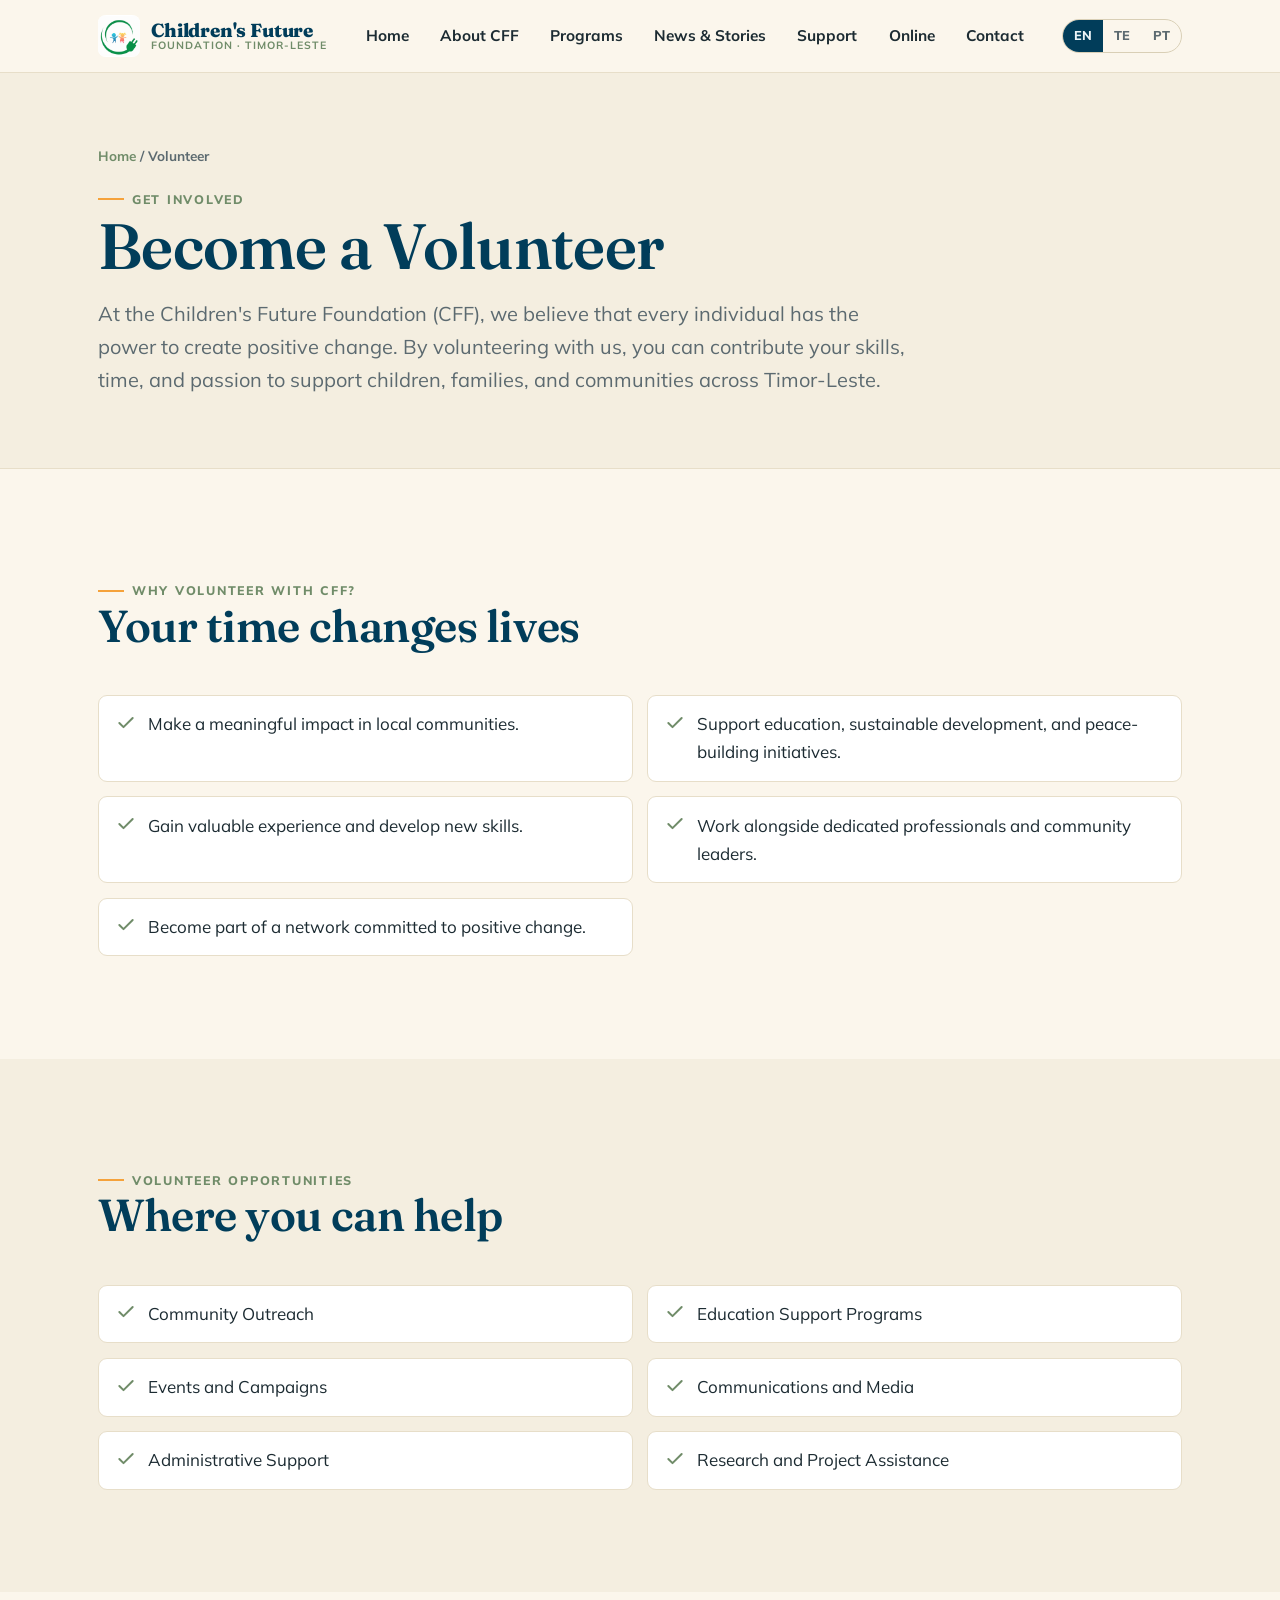
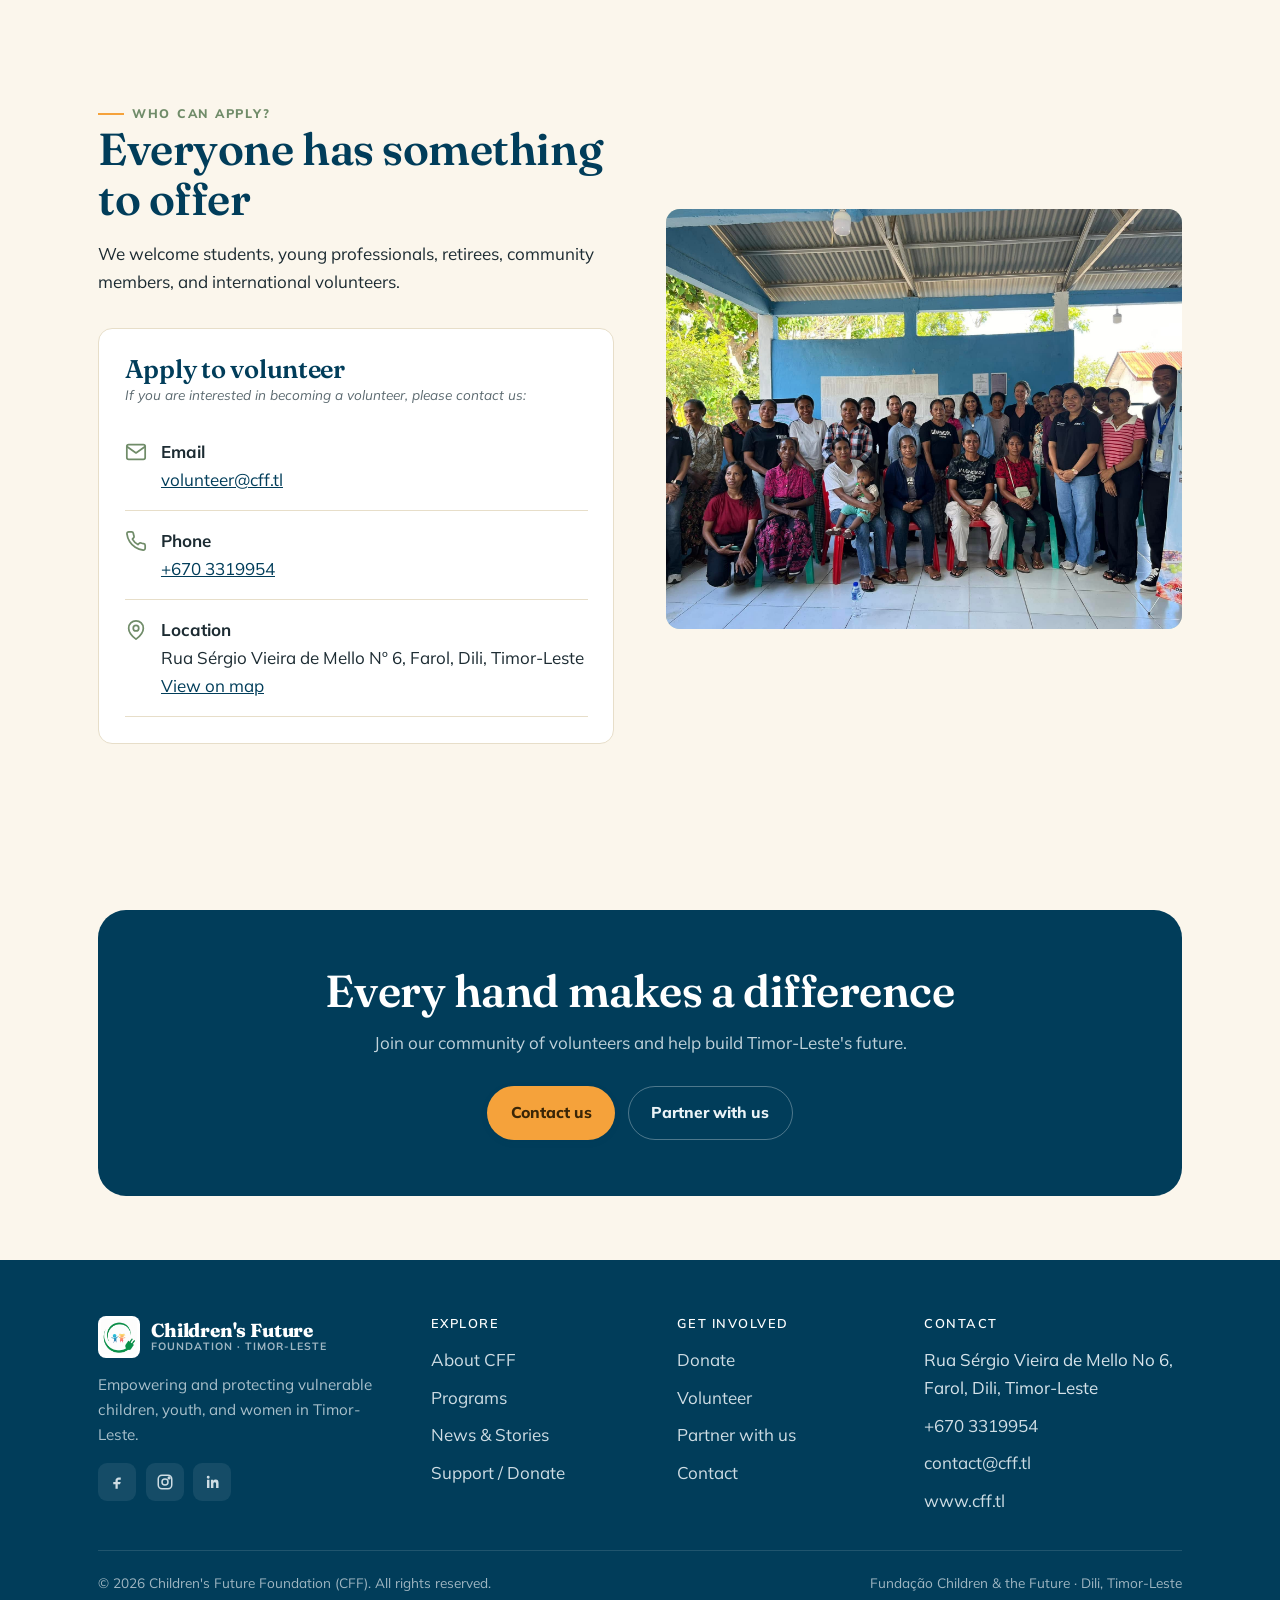
<file: volunteer.html>
<!DOCTYPE html>
<html lang="en">
<head>
  <meta charset="UTF-8" />
  <meta name="viewport" content="width=device-width, initial-scale=1.0" />
  <title>Become a Volunteer — Children's Future Foundation</title>
  <meta name="description" content="Volunteer with the Children's Future Foundation (CFF) and support children, families, and communities across Timor-Leste through your skills, time, and passion." />
  <link rel="preconnect" href="https://fonts.googleapis.com" />
  <link rel="preconnect" href="https://fonts.gstatic.com" crossorigin />
  <link href="https://fonts.googleapis.com/css2?family=Fraunces:ital,opsz,wght@0,9..144,400..700;1,9..144,400..600&family=Mulish:wght@400;500;700;800&display=swap" rel="stylesheet" />
  <link rel="stylesheet" href="assets/css/styles.css" />
  <link rel="icon" type="image/jpeg" href="assets/img/Logo.jpeg" />
</head>
<body class="page">
  <a class="skip-link" href="#main"><span data-lang-en>Skip to content</span><span data-lang-tt>Salta ba konteúdu</span><span data-lang-pt>Saltar para o conteúdo</span></a>

  <header class="site-header">
    <div class="wrap">
      <nav class="nav" data-open="false" aria-label="Primary">
        <a class="brand" href="index.html" aria-label="Children's Future Foundation — home">
          <img class="brand__mark" src="assets/img/Logo.jpeg" alt="Children's Future Foundation logo" width="42" height="42" />
          <span class="brand__name">Children's Future<small><span data-lang-en>Foundation · Timor-Leste</span><span data-lang-tt>Fundasaun · Timor-Leste</span><span data-lang-pt>Fundação · Timor-Leste</span></small></span>
        </a>
        <ul class="nav__links">
          <li><a href="index.html"><span data-lang-en>Home</span><span data-lang-tt>Inísiu</span><span data-lang-pt>Início</span></a></li>
          <li><a href="about.html"><span data-lang-en>About CFF</span><span data-lang-tt>Kona-ba CFF</span><span data-lang-pt>Sobre a CFF</span></a></li>
          <li><a href="programs.html"><span data-lang-en>Programs</span><span data-lang-tt>Programa</span><span data-lang-pt>Programas</span></a></li>
          <li><a href="news.html"><span data-lang-en>News &amp; Stories</span><span data-lang-tt>Notísia &amp; Istória</span><span data-lang-pt>Notícias &amp; Histórias</span></a></li>
          <li><a href="donate.html"><span data-lang-en>Support</span><span data-lang-tt>Apoiu</span><span data-lang-pt>Apoiar</span></a></li>
          <li><a href="online.html"><span data-lang-en>Online</span><span data-lang-tt>Online</span><span data-lang-pt>Online</span></a></li>
          <li><a href="contact.html"><span data-lang-en>Contact</span><span data-lang-tt>Kontaktu</span><span data-lang-pt>Contacto</span></a></li>
          <!-- <li><span href="#" class="label-status">✅ Online</span></li> -->
        </ul>
        <div class="nav__actions">
          <div class="lang" role="group" aria-label="Language / Lian">
            <button type="button" data-lang-btn="en" aria-pressed="true">EN</button>
            <button type="button" data-lang-btn="tet" aria-pressed="false">TE</button>
            <button type="button" data-lang-btn="pt" aria-pressed="false">PT</button>
          </div>
          <button class="nav__toggle" aria-label="Toggle menu" aria-expanded="false">
            <svg viewBox="0 0 24 24" fill="none" stroke="currentColor" stroke-width="2.2" stroke-linecap="round"><path d="M3 6h18M3 12h18M3 18h18"/></svg>
          </button>
        </div>
      </nav>
    </div>
  </header>

  <main id="main">
    <section class="page-hero">
      <div class="wrap">
        <p class="breadcrumb"><a href="index.html"><span data-lang-en>Home</span><span data-lang-tt>Inísiu</span><span data-lang-pt>Início</span></a> / <span data-lang-en>Volunteer</span><span data-lang-tt>Voluntáriu</span><span data-lang-pt>Voluntariado</span></p>
        <span class="eyebrow"><span data-lang-en>Get involved</span><span data-lang-tt>Partisipa</span><span data-lang-pt>Participar</span></span>
        <h1><span data-lang-en>Become a Volunteer</span><span data-lang-tt>Sai Voluntáriu</span><span data-lang-pt>Torne-se Voluntário</span></h1>
        <p class="lede mt-1"><span data-lang-en>At the Children's Future Foundation (CFF), we believe that every individual has the power to create positive change. By volunteering with us, you can contribute your skills, time, and passion to support children, families, and communities across Timor-Leste.</span><span data-lang-tt>Iha Children's Future Foundation (CFF), ami fiar katak individu ida-idak iha kbiit atu kria mudansa pozitivu. Liuhusi sai voluntáriu ho ami, ita bele kontribui ita-nia matenek, tempu, no pasilan atu apoia labarik, família, no komunidade sira iha Timor-Leste tomak.</span><span data-lang-pt>Na Children's Future Foundation (CFF), acreditamos que cada pessoa tem o poder de criar uma mudança positiva. Ao ser voluntário connosco, pode contribuir com as suas competências, o seu tempo e a sua paixão para apoiar crianças, famílias e comunidades por todo Timor-Leste.</span></p>
      </div>
    </section>

    <!-- Why volunteer -->
    <section class="section">
      <div class="wrap">
        <div class="section-head">
          <span class="eyebrow"><span data-lang-en>Why volunteer with CFF?</span><span data-lang-tt>Tanba sá sai voluntáriu ho CFF?</span><span data-lang-pt>Porquê ser voluntário na CFF?</span></span>
          <h2><span data-lang-en>Your time changes lives</span><span data-lang-tt>Ita-nia tempu muda moris</span><span data-lang-pt>O seu tempo muda vidas</span></h2>
        </div>
        <ul class="checklist grid cols-2">
          <li><svg viewBox="0 0 24 24" fill="none" stroke="currentColor" stroke-width="2.4" stroke-linecap="round" stroke-linejoin="round"><path d="M20 6 9 17l-5-5"/></svg><span data-lang-en>Make a meaningful impact in local communities.</span><span data-lang-tt>Halo impaktu signifikativu iha komunidade lokál.</span><span data-lang-pt>Causar um impacto significativo nas comunidades locais.</span></li>
          <li><svg viewBox="0 0 24 24" fill="none" stroke="currentColor" stroke-width="2.4" stroke-linecap="round" stroke-linejoin="round"><path d="M20 6 9 17l-5-5"/></svg><span data-lang-en>Support education, sustainable development, and peace-building initiatives.</span><span data-lang-tt>Apoia inisiativa edukasaun, dezenvolvimentu sustentavel, no harii dame.</span><span data-lang-pt>Apoiar iniciativas de educação, desenvolvimento sustentável e construção da paz.</span></li>
          <li><svg viewBox="0 0 24 24" fill="none" stroke="currentColor" stroke-width="2.4" stroke-linecap="round" stroke-linejoin="round"><path d="M20 6 9 17l-5-5"/></svg><span data-lang-en>Gain valuable experience and develop new skills.</span><span data-lang-tt>Hetan esperiénsia valiozu no dezenvolve matenek foun.</span><span data-lang-pt>Ganhar experiência valiosa e desenvolver novas competências.</span></li>
          <li><svg viewBox="0 0 24 24" fill="none" stroke="currentColor" stroke-width="2.4" stroke-linecap="round" stroke-linejoin="round"><path d="M20 6 9 17l-5-5"/></svg><span data-lang-en>Work alongside dedicated professionals and community leaders.</span><span data-lang-tt>Servisu hamutuk ho profisionál no lider komunidade dedikadu.</span><span data-lang-pt>Trabalhar ao lado de profissionais dedicados e líderes comunitários.</span></li>
          <li><svg viewBox="0 0 24 24" fill="none" stroke="currentColor" stroke-width="2.4" stroke-linecap="round" stroke-linejoin="round"><path d="M20 6 9 17l-5-5"/></svg><span data-lang-en>Become part of a network committed to positive change.</span><span data-lang-tt>Sai parte rede ne'ebé kompromete ba mudansa pozitivu.</span><span data-lang-pt>Fazer parte de uma rede empenhada na mudança positiva.</span></li>
        </ul>
      </div>
    </section>

    <!-- Volunteer opportunities -->
    <section class="section section--cream">
      <div class="wrap">
        <div class="section-head">
          <span class="eyebrow"><span data-lang-en>Volunteer opportunities</span><span data-lang-tt>Oportunidade voluntáriu</span><span data-lang-pt>Oportunidades de voluntariado</span></span>
          <h2><span data-lang-en>Where you can help</span><span data-lang-tt>Iha ne'ebé ita bele ajuda</span><span data-lang-pt>Onde pode ajudar</span></h2>
        </div>
        <ul class="checklist grid cols-2">
          <li><svg viewBox="0 0 24 24" fill="none" stroke="currentColor" stroke-width="2.4" stroke-linecap="round" stroke-linejoin="round"><path d="M20 6 9 17l-5-5"/></svg><span data-lang-en>Community Outreach</span><span data-lang-tt>Sensibilizasaun komunidade</span><span data-lang-pt>Mobilização comunitária</span></li>
          <li><svg viewBox="0 0 24 24" fill="none" stroke="currentColor" stroke-width="2.4" stroke-linecap="round" stroke-linejoin="round"><path d="M20 6 9 17l-5-5"/></svg><span data-lang-en>Education Support Programs</span><span data-lang-tt>Programa apoiu edukasaun</span><span data-lang-pt>Programas de apoio à educação</span></li>
          <li><svg viewBox="0 0 24 24" fill="none" stroke="currentColor" stroke-width="2.4" stroke-linecap="round" stroke-linejoin="round"><path d="M20 6 9 17l-5-5"/></svg><span data-lang-en>Events and Campaigns</span><span data-lang-tt>Eventu no kampaña</span><span data-lang-pt>Eventos e campanhas</span></li>
          <li><svg viewBox="0 0 24 24" fill="none" stroke="currentColor" stroke-width="2.4" stroke-linecap="round" stroke-linejoin="round"><path d="M20 6 9 17l-5-5"/></svg><span data-lang-en>Communications and Media</span><span data-lang-tt>Komunikasaun no média</span><span data-lang-pt>Comunicação e media</span></li>
          <li><svg viewBox="0 0 24 24" fill="none" stroke="currentColor" stroke-width="2.4" stroke-linecap="round" stroke-linejoin="round"><path d="M20 6 9 17l-5-5"/></svg><span data-lang-en>Administrative Support</span><span data-lang-tt>Apoiu administrativu</span><span data-lang-pt>Apoio administrativo</span></li>
          <li><svg viewBox="0 0 24 24" fill="none" stroke="currentColor" stroke-width="2.4" stroke-linecap="round" stroke-linejoin="round"><path d="M20 6 9 17l-5-5"/></svg><span data-lang-en>Research and Project Assistance</span><span data-lang-tt>Peskiza no asisténsia projetu</span><span data-lang-pt>Investigação e apoio a projetos</span></li>
        </ul>
      </div>
    </section>

    <!-- Who can apply + Apply -->
    <section class="section">
      <div class="wrap split">
        <div class="reveal">
          <span class="eyebrow"><span data-lang-en>Who can apply?</span><span data-lang-tt>Sé mak bele aplika?</span><span data-lang-pt>Quem se pode candidatar?</span></span>
          <h2><span data-lang-en>Everyone has something to offer</span><span data-lang-tt>Ema hotu iha buat atu fó</span><span data-lang-pt>Todos têm algo a oferecer</span></h2>
          <p class="mt-1"><span data-lang-en>We welcome students, young professionals, retirees, community members, and international volunteers.</span><span data-lang-tt>Ami simu estudante, profisionál joven, reformadu, membru komunidade, no voluntáriu internasionál.</span><span data-lang-pt>Acolhemos estudantes, jovens profissionais, reformados, membros da comunidade e voluntários internacionais.</span></p>

          <div class="method mt-2" style="padding:1.6rem">
            <h3><span data-lang-en>Apply to volunteer</span><span data-lang-tt>Aplika atu sai voluntáriu</span><span data-lang-pt>Candidatar-se a voluntário</span></h3>
            <p class="note" style="margin-bottom:1rem"><span data-lang-en>If you are interested in becoming a volunteer, please contact us:</span><span data-lang-tt>Se ita iha interese atu sai voluntáriu, favór kontaktu ami:</span><span data-lang-pt>Se está interessado em ser voluntário, contacte-nos:</span></p>
            <div class="info-row">
              <svg viewBox="0 0 24 24" fill="none" stroke="currentColor" stroke-width="1.9" stroke-linecap="round" stroke-linejoin="round"><path d="M22 6 12 13 2 6"/><rect x="2" y="4" width="20" height="16" rx="2"/></svg>
              <div><strong>Email</strong><br><a href="mailto:volunteer@cff.tl">volunteer@cff.tl</a></div>
            </div>
            <div class="info-row">
              <svg viewBox="0 0 24 24" fill="none" stroke="currentColor" stroke-width="1.9" stroke-linecap="round" stroke-linejoin="round"><path d="M22 16.9v3a2 2 0 0 1-2.2 2 19.8 19.8 0 0 1-8.6-3.1 19.5 19.5 0 0 1-6-6A19.8 19.8 0 0 1 2.1 4.2 2 2 0 0 1 4.1 2h3a2 2 0 0 1 2 1.7c.1 1 .4 1.9.7 2.8a2 2 0 0 1-.5 2.1L8.1 9.9a16 16 0 0 0 6 6l1.3-1.2a2 2 0 0 1 2.1-.5c.9.3 1.8.6 2.8.7a2 2 0 0 1 1.7 2Z"/></svg>
              <div><strong><span data-lang-en>Phone</span><span data-lang-tt>Telefone</span><span data-lang-pt>Telefone</span></strong><br><a href="tel:+6703319954">+670 3319954</a></div>
            </div>
            <div class="info-row">
              <svg viewBox="0 0 24 24" fill="none" stroke="currentColor" stroke-width="1.9" stroke-linecap="round" stroke-linejoin="round"><path d="M20 10c0 6-8 12-8 12s-8-6-8-12a8 8 0 0 1 16 0Z"/><circle cx="12" cy="10" r="3"/></svg>
              <div><strong><span data-lang-en>Location</span><span data-lang-tt>Fatin</span><span data-lang-pt>Localização</span></strong><br>Rua Sérgio Vieira de Mello Nº 6, Farol, Dili, Timor-Leste<br><a href="https://maps.app.goo.gl/hhHc97uvJKVhPDsn8" target="_blank" rel="noopener"><span data-lang-en>View on map</span><span data-lang-tt>Haree iha mapa</span><span data-lang-pt>Ver no mapa</span></a></div>
            </div>
          </div>
        </div>
        <div class="reveal">
          <div class="ph ph--hero" data-label="Volunteers in the community" style="min-height:420px">
            <img src="assets/img/PHOTOS/CFF%2028.jpg" alt="A community training session with women in Timor-Leste" loading="lazy" />
          </div>
        </div>
      </div>
    </section>

    <section class="section--tight">
      <div class="wrap">
        <div class="cta-banner reveal">
          <h2><span data-lang-en>Every hand makes a difference</span><span data-lang-tt>Liman ida-idak halo diferensa</span><span data-lang-pt>Cada mão faz a diferença</span></h2>
          <p><span data-lang-en>Join our community of volunteers and help build Timor-Leste's future.</span><span data-lang-tt>Tama ami-nia komunidade voluntáriu no ajuda harii futuru Timor-Leste.</span><span data-lang-pt>Junte-se à nossa comunidade de voluntários e ajude a construir o futuro de Timor-Leste.</span></p>
          <div class="hero__cta">
            <a class="btn btn--primary" href="contact.html"><span data-lang-en>Contact us</span><span data-lang-tt>Kontaktu ami</span><span data-lang-pt>Contacte-nos</span></a>
            <a class="btn btn--ghost" href="partner.html" style="color:#eaf3f7;border-color:rgba(255,255,255,.3)"><span data-lang-en>Partner with us</span><span data-lang-tt>Sai parseiru ho ami</span><span data-lang-pt>Seja nosso parceiro</span></a>
          </div>
        </div>
      </div>
    </section>
  </main>

  <footer class="site-footer">
    <div class="wrap">
      <div class="footer__grid">
        <div class="footer__brand">
          <a class="brand" href="index.html">
            <img class="brand__mark brand__mark--footer" src="assets/img/Logo.jpeg" alt="Children's Future Foundation logo" width="42" height="42" />
            <span class="brand__name">Children's Future<small style="color:#9fb6c2"><span data-lang-en>Foundation · Timor-Leste</span><span data-lang-tt>Fundasaun · Timor-Leste</span><span data-lang-pt>Fundação · Timor-Leste</span></small></span>
          </a>
          <p><span data-lang-en>Empowering and protecting vulnerable children, youth, and women in Timor-Leste.</span><span data-lang-tt>Fó kbiit no proteje labarik, joven, no feto vulneravel sira iha Timor-Leste.</span><span data-lang-pt>Capacitar e proteger crianças, jovens e mulheres vulneráveis em Timor-Leste.</span></p>
          <div class="social">
            <a href="https://www.facebook.com/share/1XjT3q9A2Z/?mibextid=wwXIfr" target="_blank" rel="noopener" aria-label="Facebook"><svg viewBox="0 0 24 24" fill="currentColor"><path d="M14 9h3V6h-3c-2.2 0-4 1.8-4 4v2H7v3h3v6h3v-6h3l1-3h-4v-2c0-.6.4-1 1-1Z"/></svg></a>
            <a href="#" aria-label="Instagram"><svg viewBox="0 0 24 24" fill="none" stroke="currentColor" stroke-width="2"><rect x="3" y="3" width="18" height="18" rx="5"/><circle cx="12" cy="12" r="4"/><circle cx="17.5" cy="6.5" r="1.2" fill="currentColor"/></svg></a>
            <a href="#" aria-label="LinkedIn"><svg viewBox="0 0 24 24" fill="currentColor"><path d="M6.94 7.5a1.94 1.94 0 1 1 0-3.88 1.94 1.94 0 0 1 0 3.88ZM5.3 9h3.3v11H5.3V9Zm5.2 0h3.16v1.5h.05c.44-.83 1.5-1.7 3.1-1.7 3.3 0 3.9 2.17 3.9 5V20h-3.3v-4.9c0-1.17 0-2.67-1.63-2.67-1.63 0-1.88 1.27-1.88 2.58V20h-3.3V9Z"/></svg></a>
          </div>
        </div>
        <div><h4><span data-lang-en>Explore</span><span data-lang-tt>Esplora</span><span data-lang-pt>Explorar</span></h4><ul class="footer__links">
          <li><a href="about.html"><span data-lang-en>About CFF</span><span data-lang-tt>Kona-ba CFF</span><span data-lang-pt>Sobre a CFF</span></a></li><li><a href="programs.html"><span data-lang-en>Programs</span><span data-lang-tt>Programa</span><span data-lang-pt>Programas</span></a></li>
          <li><a href="news.html"><span data-lang-en>News &amp; Stories</span><span data-lang-tt>Notísia &amp; Istória</span><span data-lang-pt>Notícias &amp; Histórias</span></a></li><li><a href="donate.html"><span data-lang-en>Support / Donate</span><span data-lang-tt>Apoiu / Doasaun</span><span data-lang-pt>Apoiar / Doar</span></a></li>
        </ul></div>
        <div><h4><span data-lang-en>Get involved</span><span data-lang-tt>Partisipa</span><span data-lang-pt>Participar</span></h4><ul class="footer__links">
          <li><a href="donate.html"><span data-lang-en>Donate</span><span data-lang-tt>Doa</span><span data-lang-pt>Doar</span></a></li><li><a href="volunteer.html"><span data-lang-en>Volunteer</span><span data-lang-tt>Voluntáriu</span><span data-lang-pt>Voluntariado</span></a></li>
          <li><a href="partner.html"><span data-lang-en>Partner with us</span><span data-lang-tt>Sai parseiru ho ami</span><span data-lang-pt>Seja nosso parceiro</span></a></li><li><a href="contact.html"><span data-lang-en>Contact</span><span data-lang-tt>Kontaktu</span><span data-lang-pt>Contacto</span></a></li>
        </ul></div>
        <div><h4><span data-lang-en>Contact</span><span data-lang-tt>Kontaktu</span><span data-lang-pt>Contacto</span></h4><ul class="footer__links">
          <li>Rua Sérgio Vieira de Mello No 6,<br>Farol, Dili, Timor-Leste</li>
          <li><a href="tel:+6703319954">+670 3319954</a></li>
          <li><a href="mailto:contact@cff.tl">contact@cff.tl</a></li>
          <li><a href="https://www.cff.tl">www.cff.tl</a></li>
        </ul></div>
      </div>
      <div class="footer__bottom">
        <span>© <span data-year>2026</span> Children's Future Foundation (CFF). <span data-lang-en>All rights reserved.</span><span data-lang-tt>Direitu hotu rezervadu.</span><span data-lang-pt>Todos os direitos reservados.</span></span>
        <span>Fundação Children &amp; the Future · Dili, Timor-Leste</span>
      </div>
    </div>
  </footer>

  <script src="assets/js/main.js"></script>
</body>
</html>
</file>
<file: assets/css/styles.css>
/* =========================================================================
   Children's Future Foundation (CFF) — Design System
   Direction: warm humanitarian editorial. Brand palette from brief.
   ========================================================================= */

/* ---- Design tokens ---------------------------------------------------- */
:root {
  /* Brand (from brief) */
  --midnight:  #013D5A;
  --lionsmane: #FCF3E3;
  --celeste:   #BDD3C1;
  --herb:      #708C69;
  --marigold:  #F5A23B;

  /* Semantic — named by purpose */
  --bg:         #FBF6EC;  /* warm cream page background */
  --surface:    #FFFFFF;
  --surface-2:  #F4EEE0;  /* sunken cream */
  --fg:         #1C2B32;  /* body text (dark slate-navy) */
  --ink:        #013D5A;  /* display headings = midnight */
  --muted:      #5C6A70;  /* secondary text */
  --border:     #E7DEC9;  /* warm hairline */
  --border-2:   #D9CFB6;

  --primary:        #013D5A;  /* midnight */
  --primary-press:  #012C42;
  --accent:         #F5A23B;  /* marigold — the single accent */
  --accent-press:   #DD8A1F;
  --green:          #708C69;  /* herb */
  --green-soft:     #BDD3C1;  /* celeste */

  /* Type */
  --font-display: "Fraunces", Georgia, "Times New Roman", serif;
  --font-body: "Mulish", system-ui, -apple-system, Segoe UI, Roboto, sans-serif;

  /* Scale & rhythm */
  --maxw: 1180px;
  --gut: clamp(1.25rem, 4vw, 3rem);
  --radius: 14px;
  --radius-sm: 9px;
  --shadow-sm: 0 1px 2px rgba(1, 61, 90, .06), 0 2px 8px rgba(1, 61, 90, .05);
  --shadow-md: 0 10px 30px rgba(1, 61, 90, .10);
  --ease: cubic-bezier(.2, .7, .3, 1);
}

/* ---- Reset / base ----------------------------------------------------- */
*, *::before, *::after { box-sizing: border-box; }
* { margin: 0; }
html { scroll-behavior: smooth; -webkit-text-size-adjust: 100%; }
body {
  font-family: var(--font-body);
  color: var(--fg);
  background: var(--bg);
  line-height: 1.65;
  font-size: 1.0625rem;
  -webkit-font-smoothing: antialiased;
  text-rendering: optimizeLegibility;
}
img, svg { display: block; max-width: 100%; }
a { color: inherit; }
ul { list-style: none; padding: 0; }
button { font: inherit; cursor: pointer; }
:focus-visible { outline: 3px solid var(--marigold); outline-offset: 2px; border-radius: 4px; }

/* ---- Typography ------------------------------------------------------- */
h1, h2, h3, h4 { font-family: var(--font-display); color: var(--ink); line-height: 1.12; font-weight: 600; letter-spacing: -.01em; }
h1 { font-size: clamp(2.4rem, 6vw, 4rem); font-weight: 600; }
h2 { font-size: clamp(1.8rem, 4vw, 2.8rem); }
h3 { font-size: clamp(1.25rem, 2.2vw, 1.6rem); }
h4 { font-size: 1.15rem; }
p { max-width: 68ch; }

.eyebrow {
  font-family: var(--font-body);
  font-weight: 800;
  font-size: .78rem;
  letter-spacing: .14em;
  text-transform: uppercase;
  color: var(--herb);
  display: inline-flex;
  align-items: center;
  gap: .5rem;
}
.eyebrow::before { content: ""; width: 26px; height: 2px; background: var(--accent); display: inline-block; }
.lede { font-size: clamp(1.05rem, 1.6vw, 1.25rem); color: var(--muted); }

/* ---- Layout ----------------------------------------------------------- */
.wrap { width: 100%; max-width: var(--maxw); margin-inline: auto; padding-inline: var(--gut); }
.section { padding-block: clamp(3.5rem, 8vw, 6.5rem); }
.section--tight { padding-block: clamp(2.5rem, 5vw, 4rem); }
.section--cream { background: var(--surface-2); }
.section--mint { background: var(--green-soft); }
.section-head { max-width: 60ch; margin-bottom: clamp(1.75rem, 4vw, 2.75rem); }
.section-head .lede { margin-top: .85rem; }
.center { text-align: center; margin-inline: auto; }
.grid { display: grid; gap: clamp(1rem, 2.5vw, 1.6rem); }
.cols-2 { grid-template-columns: repeat(2, 1fr); }
.cols-3 { grid-template-columns: repeat(3, 1fr); }
.cols-4 { grid-template-columns: repeat(4, 1fr); }
@media (max-width: 900px) { .cols-3, .cols-4 { grid-template-columns: repeat(2, 1fr); } }
@media (max-width: 620px) { .cols-2, .cols-3, .cols-4 { grid-template-columns: 1fr; } }

/* ---- Buttons ---------------------------------------------------------- */
.btn {
  display: inline-flex; align-items: center; gap: .55rem;
  padding: .8rem 1.4rem; border-radius: 999px; border: 1.5px solid transparent;
  font-weight: 800; font-size: .98rem; text-decoration: none;
  transition: transform .15s var(--ease), background-color .2s, box-shadow .2s, border-color .2s;
}
.btn:active { transform: translateY(1px); }
.btn--primary { background: var(--accent); color: #3a2607; box-shadow: var(--shadow-sm); }
.btn--primary:hover { background: var(--accent-press); transform: translateY(-2px); box-shadow: var(--shadow-md); }
.btn--dark { background: var(--primary); color: #eaf3f7; }
.btn--dark:hover { background: var(--primary-press); transform: translateY(-2px); }
.btn--ghost { background: transparent; color: var(--ink); border-color: var(--border-2); }
.btn--ghost:hover { border-color: var(--ink); background: var(--surface); }
.btn .ic { width: 18px; height: 18px; }

/* ---- Header / nav ----------------------------------------------------- */
.site-header {
  position: sticky; top: 0; z-index: 50;
  background: color-mix(in srgb, var(--bg) 88%, transparent);
  backdrop-filter: blur(10px);
  border-bottom: 1px solid var(--border);
}
.nav { display: flex; align-items: center; justify-content: space-between; gap: 0.5rem; min-height: 72px; }
.brand { display: flex; align-items: center; gap: .7rem; text-decoration: none; color: var(--ink); font-weight: 800; }
.brand__mark { width: 42px; height: 42px; flex: none; }
/* Logo ảnh thật: giữ tỷ lệ, nền trắng bo tròn nhẹ để hợp cả 2 nền */
img.brand__mark { object-fit: contain; border-radius: 8px; background: #fff; }
.brand__mark--footer { padding: 3px; }
.brand__name { font-family: var(--font-display); font-size: 1.18rem; line-height: 1.05; letter-spacing: -.01em; }
.brand__name small { display: block; font-family: var(--font-body); font-weight: 700; font-size: .66rem; letter-spacing: .1em; text-transform: uppercase; color: var(--herb); }

.nav__links { display: flex; align-items: center; gap: .35rem; }
.nav__links li { display: flex;} /* solve overlapping active link */
.nav__links a {
  text-decoration: none; color: var(--fg); font-weight: 700; font-size: .96rem;
  padding: .5rem .8rem; border-radius: 8px; transition: background-color .2s, color .2s;
}
.nav__links a:hover { background: var(--surface-2); color: var(--ink); }
.nav__links a[aria-current="page"] { color: var(--ink); }
.nav__links a[aria-current="page"]::after { content: ""; display: block; height: 2px; background: var(--accent); margin-top: 3px; border-radius: 2px; }

.nav__actions { display: flex; align-items: center; gap: .6rem; }

/* Language switcher */
.lang { display: inline-flex; border: 1.5px solid var(--border-2); border-radius: 999px; overflow: hidden; }
.lang button { background: transparent; border: 0; padding: .35rem .7rem; font-weight: 800; font-size: .8rem; color: var(--muted); }
.lang button[aria-pressed="true"] { background: var(--primary); color: #eaf3f7; }

/* Mobile nav */
.nav__toggle { display: none; background: var(--surface); border: 1.5px solid var(--border-2); border-radius: 10px; width: 44px; height: 44px; align-items: center; justify-content: center; }
.nav__toggle svg { width: 22px; height: 22px; }
@media (max-width: 940px) {
  .nav__toggle { display: inline-flex; }
  .nav__links {
    position: fixed; inset: 72px 0 auto 0; flex-direction: column; align-items: stretch;
    background: var(--bg); border-bottom: 1px solid var(--border); padding: 1rem var(--gut) 1.5rem;
    gap: .15rem; transform: translateY(-12px); opacity: 0; pointer-events: none; transition: .2s var(--ease);
  }
  .nav[data-open="true"] .nav__links { transform: none; opacity: 1; pointer-events: auto; }
  .nav__links a { padding: .8rem .6rem; font-size: 1.05rem; border-bottom: 1px solid var(--border); }
  .nav__links a[aria-current="page"]::after { display: none; }
  .desktop-only { display: none; }
}

.label-status {
  font-size: .7rem;
  background-color: #eee;
  padding: 0.1rem;
  border-radius: 8px;
  font-weight: 700;
}

/* ---- Image placeholders (no external CDNs) ---------------------------- */
.ph {
  position: relative; background: var(--green-soft);
  background-image:
    linear-gradient(135deg, rgba(1,61,90,.08) 0 2px, transparent 2px),
    radial-gradient(circle at 30% 30%, rgba(245,162,59,.18), transparent 60%);
  border-radius: var(--radius); overflow: hidden; display: grid; place-items: center;
  color: var(--midnight); aspect-ratio: 4 / 3;
}
.ph::after {
  content: attr(data-label); font-size: .8rem; font-weight: 800; letter-spacing: .04em;
  text-transform: uppercase; color: color-mix(in srgb, var(--midnight) 65%, transparent);
  padding: .4rem .7rem; border: 1.5px dashed color-mix(in srgb, var(--midnight) 35%, transparent);
  border-radius: 8px; background: rgba(255,255,255,.45); text-align: center; max-width: 80%;
}
.ph--tall { aspect-ratio: 3 / 4; }
.ph--wide { aspect-ratio: 16 / 9; }
.ph--hero { aspect-ratio: auto; height: 100%; min-height: 320px; border-radius: var(--radius); }

/* Ảnh thật đặt bên trong placeholder .ph */
.ph > img { position: absolute; inset: 0; width: 100%; height: 100%; object-fit: cover; }
.ph:has(> img)::after { display: none; } /* ẩn nhãn khi đã có ảnh */


/* ---- Hero ------------------------------------------------------------- */
.hero { position: relative; overflow: hidden; }
.hero__grid { display: grid; grid-template-columns: 1.05fr .95fr; gap: clamp(1.5rem, 4vw, 3.5rem); align-items: center; padding-block: clamp(2.5rem, 6vw, 5rem); }
@media (max-width: 880px) { .hero__grid { grid-template-columns: 1fr; } }
.hero h1 { margin: 1rem 0 1.1rem; }
.hero h1 em { font-style: italic; color: var(--accent); }
.hero__cta { display: flex; flex-wrap: wrap; gap: .8rem; margin-top: 1.8rem; }
.hero__media { display: grid; grid-template-columns: 1fr 1fr; grid-template-rows: 1fr 1fr; gap: .8rem; height: clamp(360px, 48vw, 480px); }
.hero__media .ph:first-child { grid-row: span 2; }
.hero__stats { display: flex; gap: clamp(1rem,3vw,2.5rem); flex-wrap: wrap; margin-top: 2.4rem; padding-top: 1.6rem; border-top: 1px solid var(--border); }
.stat__num { font-family: var(--font-display); font-size: clamp(1.6rem, 3vw, 2.2rem); color: var(--ink); line-height: 1; }
.stat__label { font-size: .85rem; color: var(--muted); font-weight: 700; }

/* ---- Cards ------------------------------------------------------------ */
.card {
  background: var(--surface); border: 1px solid var(--border); border-radius: var(--radius);
  overflow: hidden; display: flex; flex-direction: column;
  transition: transform .2s var(--ease), box-shadow .2s, border-color .2s;
}
.card:hover { transform: translateY(-4px); box-shadow: var(--shadow-md); border-color: var(--border-2); }
.card .ph { border-radius: 0; }
.card__body { padding: 1.3rem 1.35rem 1.5rem; display: flex; flex-direction: column; gap: .6rem; flex: 1; }
.card__tag { font-size: .72rem; font-weight: 800; letter-spacing: .1em; text-transform: uppercase; color: var(--herb); }
.card__link { margin-top: auto; font-weight: 800; color: var(--ink); text-decoration: none; display: inline-flex; align-items: center; gap: .4rem; }
.card__link:hover { color: var(--accent-press); }
.card__link .ic { width: 16px; height: 16px; transition: transform .2s var(--ease); }
.card__link:hover .ic { transform: translateX(3px); }

/* Program card with icon header */
.pcard { background: var(--surface); border: 1px solid var(--border); border-radius: var(--radius); padding: 1.6rem; transition: transform .2s var(--ease), box-shadow .2s; }
.pcard:hover { transform: translateY(-4px); box-shadow: var(--shadow-md); }
.pcard__icon { width: 52px; height: 52px; border-radius: 13px; display: grid; place-items: center; background: var(--green-soft); color: var(--midnight); margin-bottom: 1rem; }
.pcard__icon svg { width: 26px; height: 26px; }
.pcard ul { display: flex; flex-direction: column; gap: .5rem; margin-top: .9rem; }
.pcard li { display: flex; gap: .55rem; align-items: flex-start; color: var(--fg); font-size: .98rem; }
.pcard li svg { width: 18px; height: 18px; color: var(--herb); flex: none; margin-top: .2rem; }

/* Get involved / action tiles */
.action { display: block; text-decoration: none; color: var(--surface); border-radius: var(--radius); padding: 1.8rem; position: relative; overflow: hidden; min-height: 180px; transition: transform .2s var(--ease), box-shadow .2s; }
.action:hover { transform: translateY(-4px); box-shadow: var(--shadow-md); }
.action h3 { color: inherit; }
.action p { color: rgba(255,255,255,.88); font-size: .95rem; margin-top: .35rem; }
.action__go { margin-top: 1.1rem; font-weight: 800; display: inline-flex; gap: .4rem; align-items: center; }
.action--donate { background: var(--accent); color: #3a2607; }
.action--donate p, .action--donate .action__go { color: #4a3208; }
.action--volunteer { background: var(--herb); }
.action--partner { background: var(--midnight); }

/* Objectives / checklist */
.checklist { display: grid; gap: .9rem; }
.checklist li { display: flex; gap: .75rem; align-items: flex-start; background: var(--surface); border: 1px solid var(--border); border-radius: var(--radius-sm); padding: .9rem 1.05rem; }
.checklist svg { width: 20px; height: 20px; color: var(--herb); flex: none; margin-top: .15rem; }

/* Pillars (strategic) */
.pillar { border-left: 3px solid var(--accent); padding-left: 1.2rem; }
.pillar h3 { color: var(--ink); }
.pillar ul { margin-top: .7rem; display: grid; gap: .4rem; }
.pillar li { color: var(--muted); position: relative; padding-left: 1.1rem; }
.pillar li::before { content: ""; position: absolute; left: 0; top: .65em; width: 6px; height: 6px; border-radius: 50%; background: var(--herb); }
.pillar li strong { color: var(--fg); }

/* Split feature (story / mission) */
.split { display: grid; grid-template-columns: 1fr 1fr; gap: clamp(1.5rem, 4vw, 3.5rem); align-items: center; }
.split--reverse > :first-child { order: 2; }
@media (max-width: 820px) { .split, .split--reverse { grid-template-columns: 1fr; } .split--reverse > :first-child { order: 0; } }

/* People / leadership */
.person { text-align: center; }
.person .ph { aspect-ratio: 1; border-radius: 50%; max-width: 180px; margin: 0 auto .9rem; }
.person h4 { color: var(--ink); }
.person span { color: var(--herb); font-weight: 700; font-size: .9rem; }

/* CTA banner */
.cta-banner { background: var(--midnight); color: #eaf3f7; border-radius: clamp(var(--radius), 3vw, 28px); padding: clamp(2rem, 5vw, 3.5rem); text-align: center; }
.cta-banner h2 { color: #fff; }
.cta-banner p { color: rgba(234,243,247,.82); margin: .8rem auto 1.6rem; }
.cta-banner .hero__cta { justify-content: center; }

/* Contact */
.info-row { display: flex; gap: .9rem; align-items: flex-start; padding: 1rem 0; border-bottom: 1px solid var(--border); }
.info-row svg { width: 22px; height: 22px; color: var(--herb); flex: none; margin-top: .15rem; }
.info-row a { color: var(--ink); }
.field { display: flex; flex-direction: column; gap: .4rem; margin-bottom: 1rem; }
.field label { font-weight: 800; font-size: .85rem; color: var(--ink); }
.field input, .field textarea {
  font: inherit; padding: .75rem .9rem; border: 1.5px solid var(--border-2); border-radius: var(--radius-sm);
  background: var(--surface); color: var(--fg); transition: border-color .2s, box-shadow .2s;
}
.field input:focus, .field textarea:focus { outline: none; border-color: var(--accent); box-shadow: 0 0 0 3px rgba(245,162,59,.2); }
.donate-methods { display: grid; gap: 1rem; }
.method { background: var(--surface); border: 1px solid var(--border); border-radius: var(--radius); padding: 1.3rem 1.4rem; }
.method h4 { color: var(--ink); margin-bottom: .3rem; }
.note { font-size: .85rem; color: var(--muted); font-style: italic; }

/* Page hero (inner pages) */
.page-hero { background: var(--surface-2); border-bottom: 1px solid var(--border); }
.page-hero .wrap { padding-block: clamp(2.5rem, 6vw, 4.5rem); }
.breadcrumb { font-size: .85rem; color: var(--muted); font-weight: 700; margin-bottom: .8rem; }
.breadcrumb a { text-decoration: none; color: var(--herb); }

/* ---- Footer ----------------------------------------------------------- */
.site-footer { background: var(--midnight); color: #d6e3ea; padding-block: clamp(2.5rem, 5vw, 3.5rem) 1.5rem; margin-top: auto; }
.footer__grid { display: grid; grid-template-columns: 1.4fr 1fr 1fr 1.2fr; gap: 2rem; }
@media (max-width: 820px) { .footer__grid { grid-template-columns: 1fr 1fr; } }
@media (max-width: 520px) { .footer__grid { grid-template-columns: 1fr; } }
.site-footer h4 { color: #fff; font-family: var(--font-body); font-size: .8rem; letter-spacing: .12em; text-transform: uppercase; margin-bottom: 1rem; }
.site-footer a { color: #cfdde4; text-decoration: none; }
.site-footer a:hover { color: var(--marigold); }
.footer__links { display: grid; gap: .6rem; }
.footer__brand .brand__name { color: #fff; }
.footer__brand p { color: #a9c0cb; font-size: .95rem; margin-top: .9rem; }
.social { display: flex; gap: .6rem; margin-top: 1rem; }
.social a { width: 38px; height: 38px; border-radius: 9px; background: rgba(255,255,255,.08); display: grid; place-items: center; }
.social a:hover { background: var(--accent); color: var(--midnight); }
.social svg { width: 18px; height: 18px; }
.footer__bottom { border-top: 1px solid rgba(255,255,255,.12); margin-top: 2.2rem; padding-top: 1.3rem; display: flex; justify-content: space-between; gap: 1rem; flex-wrap: wrap; font-size: .85rem; color: #9fb6c2; }

/* ---- Helpers ---------------------------------------------------------- */
.page { min-height: 100vh; display: flex; flex-direction: column; }
.mt-1 { margin-top: 1rem; } .mt-2 { margin-top: 2rem; }
.skip-link { position: absolute; left: -999px; top: 0; background: var(--midnight); color: #fff; padding: .7rem 1rem; border-radius: 0 0 8px 0; z-index: 100; }
.skip-link:focus { left: 0; }

/* Reveal on scroll */
.reveal { opacity: 0; transform: translateY(18px); transition: opacity .6s var(--ease), transform .6s var(--ease); }
.reveal.is-in { opacity: 1; transform: none; }
@media (prefers-reduced-motion: reduce) {
  * { animation: none !important; transition: none !important; scroll-behavior: auto !important; }
  .reveal { opacity: 1; transform: none; }
}

/* Language visibility (default EN) */
[data-lang-tt] { display: none; }
[data-lang-pt] { display: none; }
html[lang="tet"] [data-lang-en] { display: none; }
html[lang="tet"] [data-lang-tt] { display: revert; }
html[lang="pt"] [data-lang-en] { display: none; }
html[lang="pt"] [data-lang-pt] { display: revert; }
</file>
